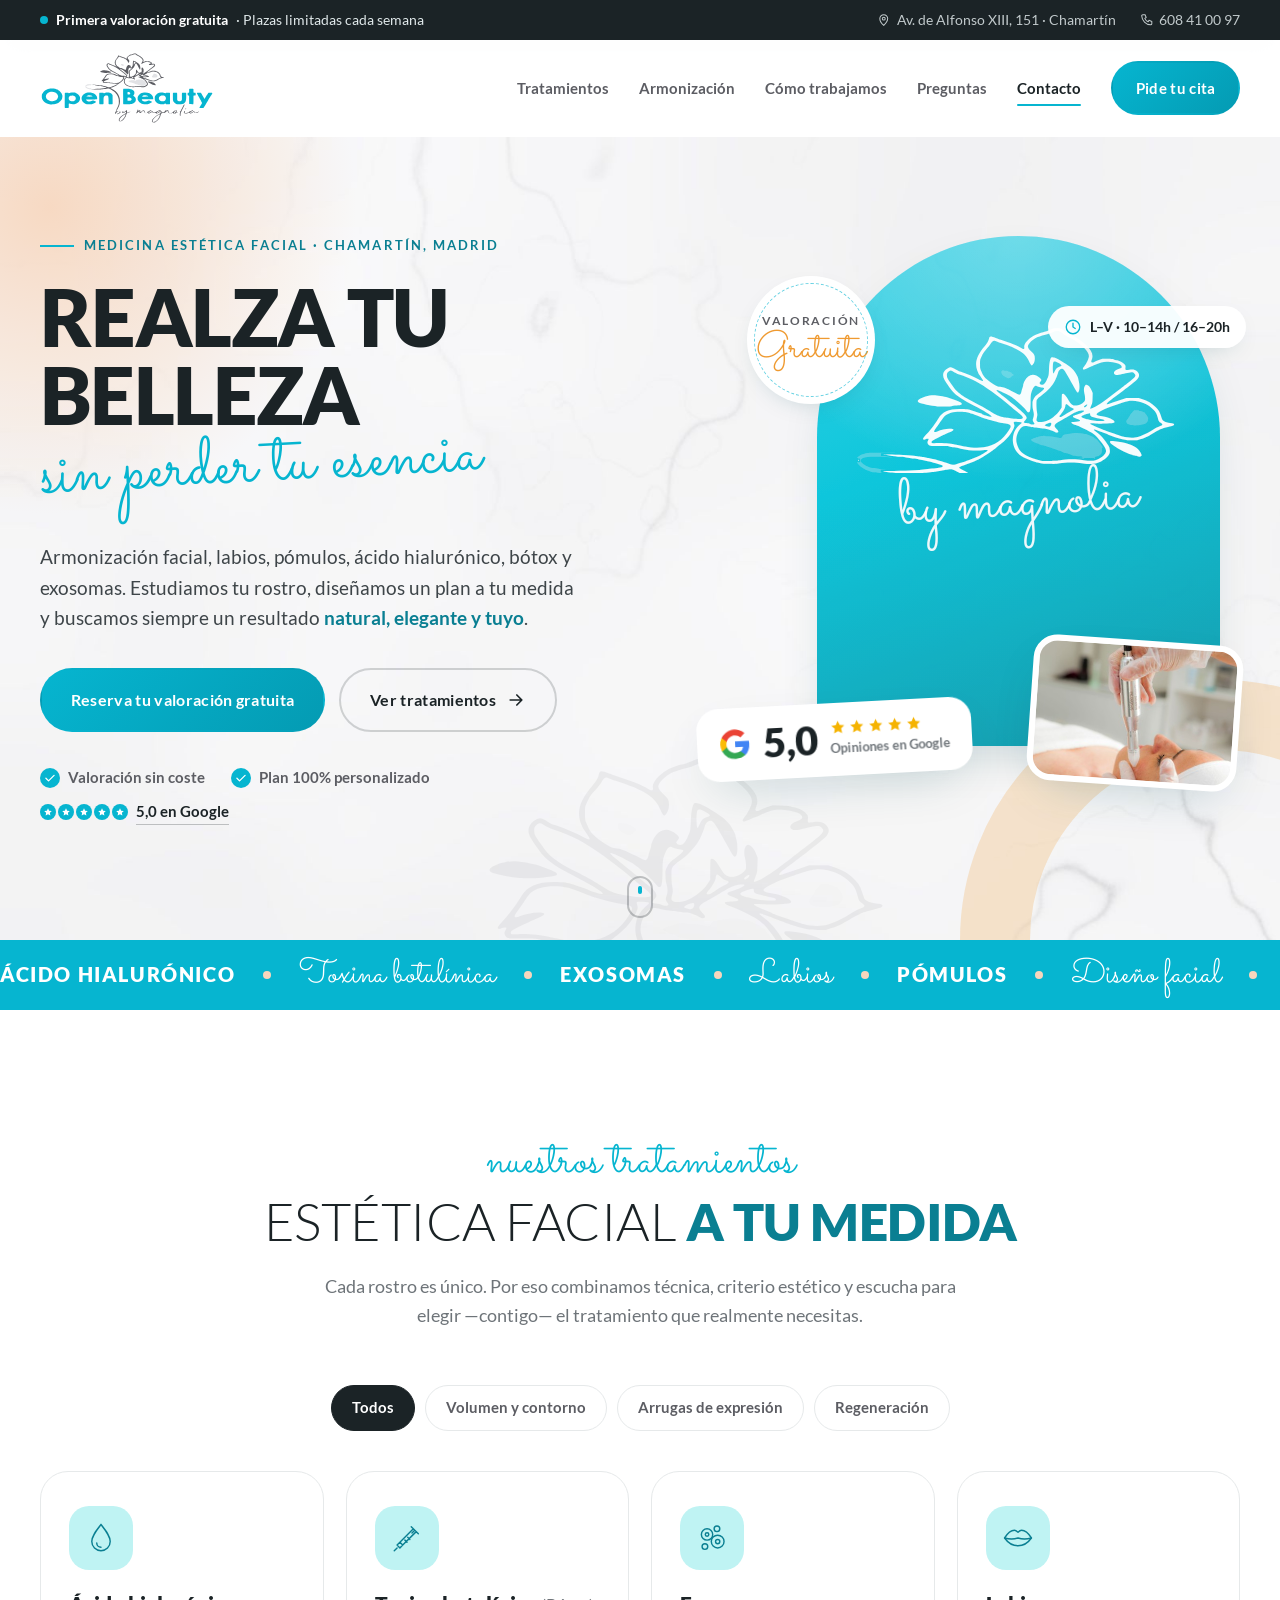
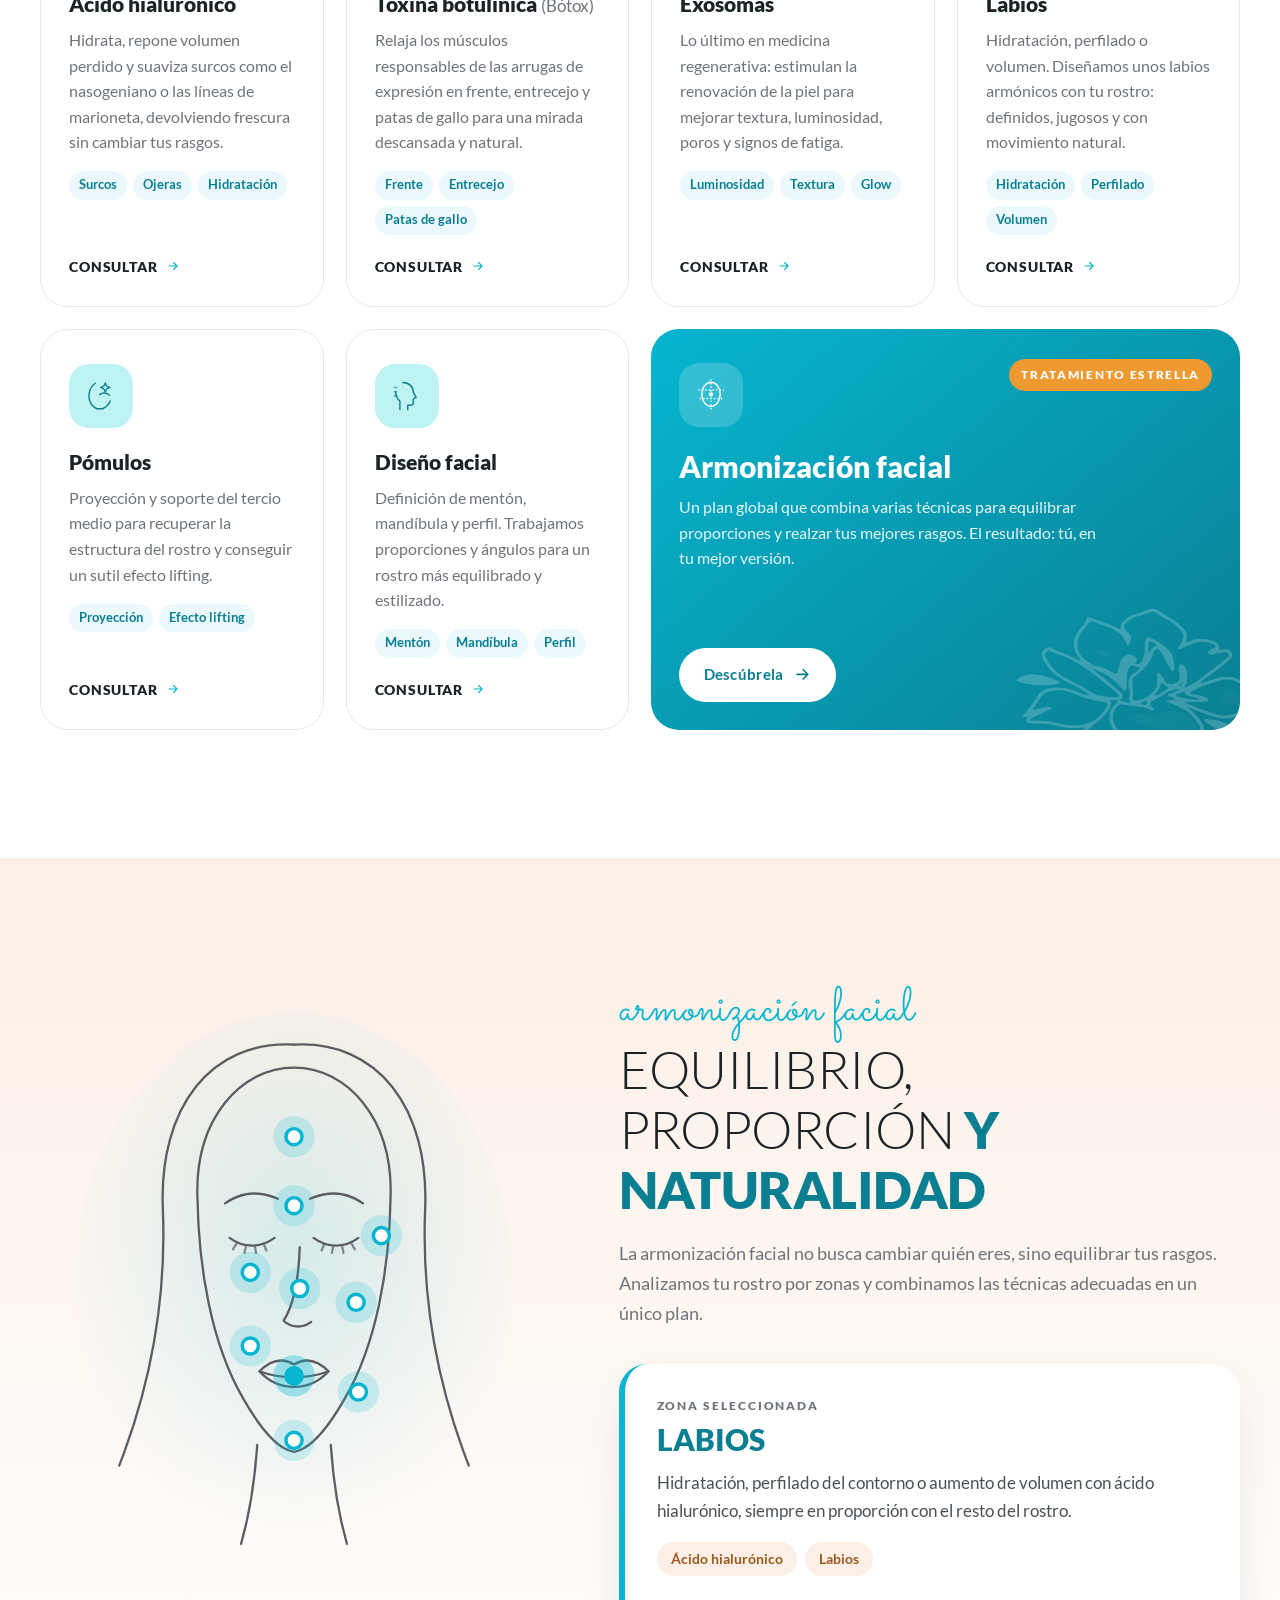
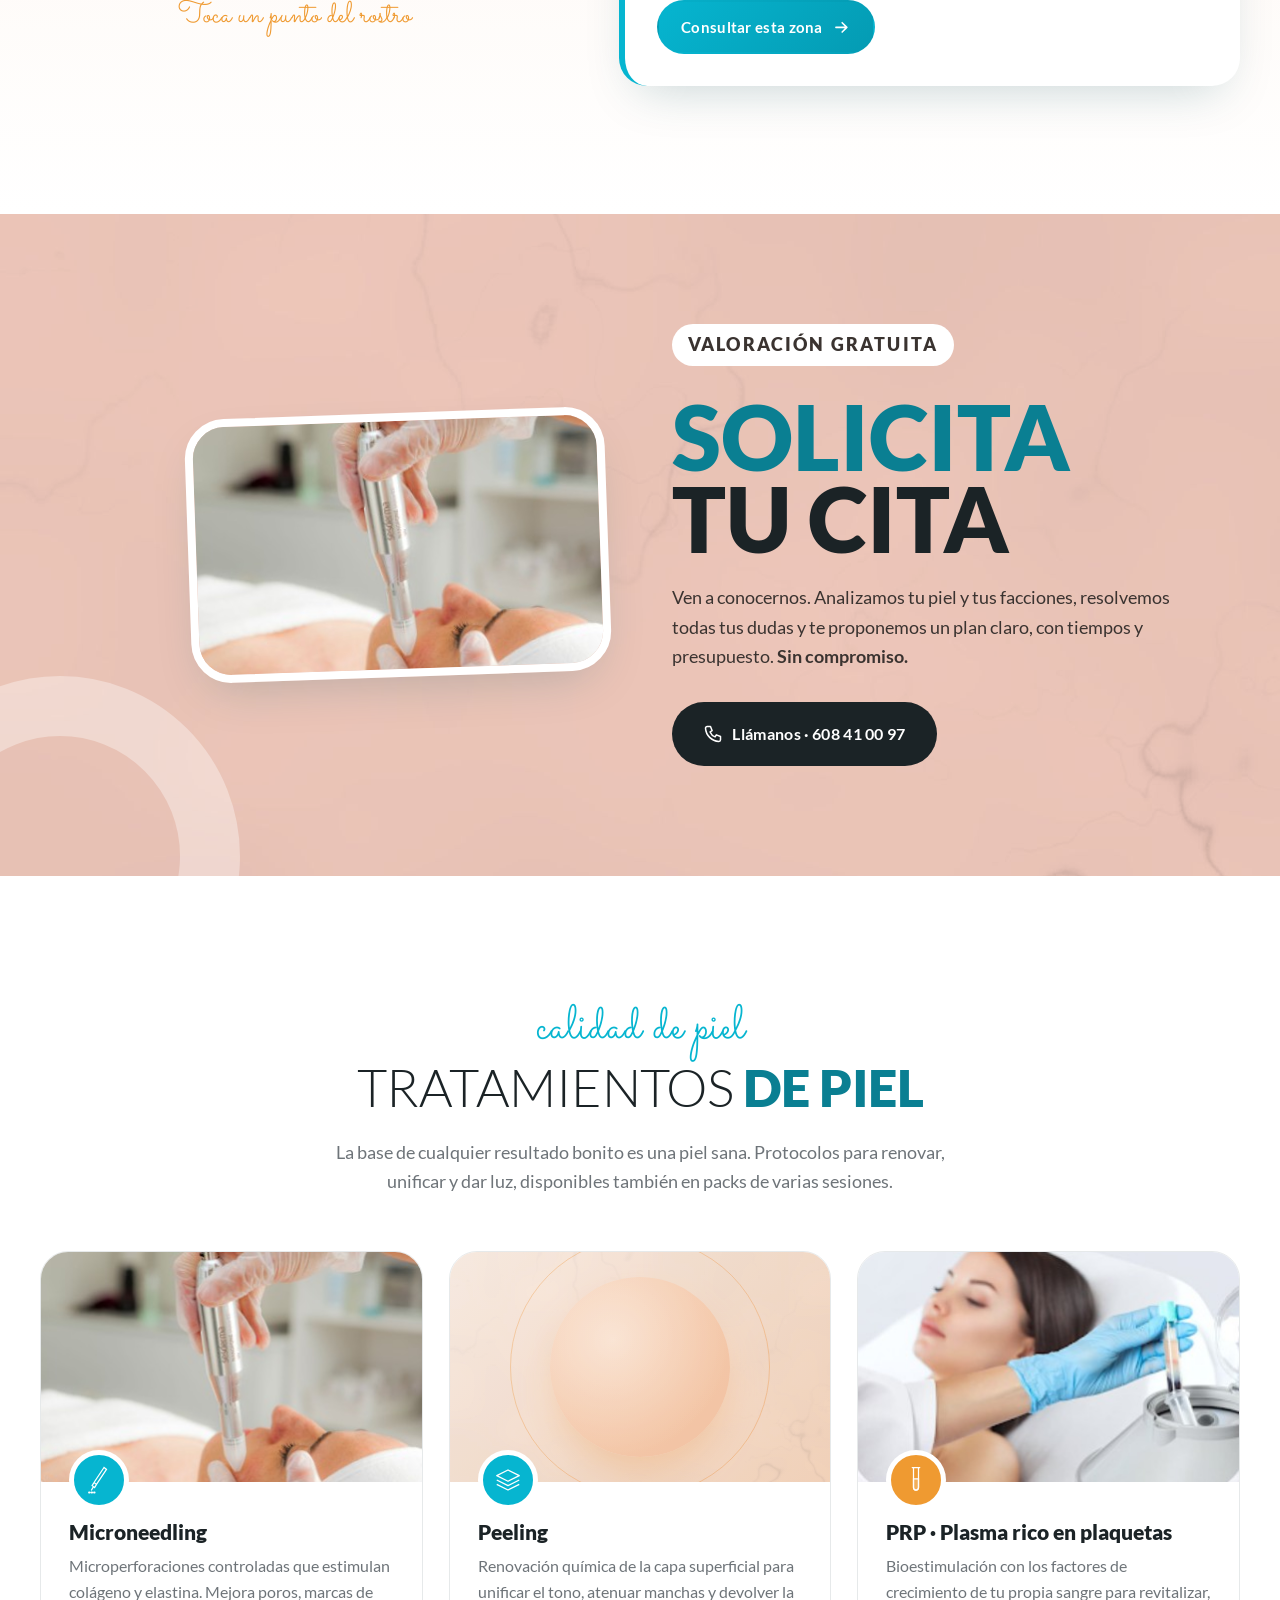
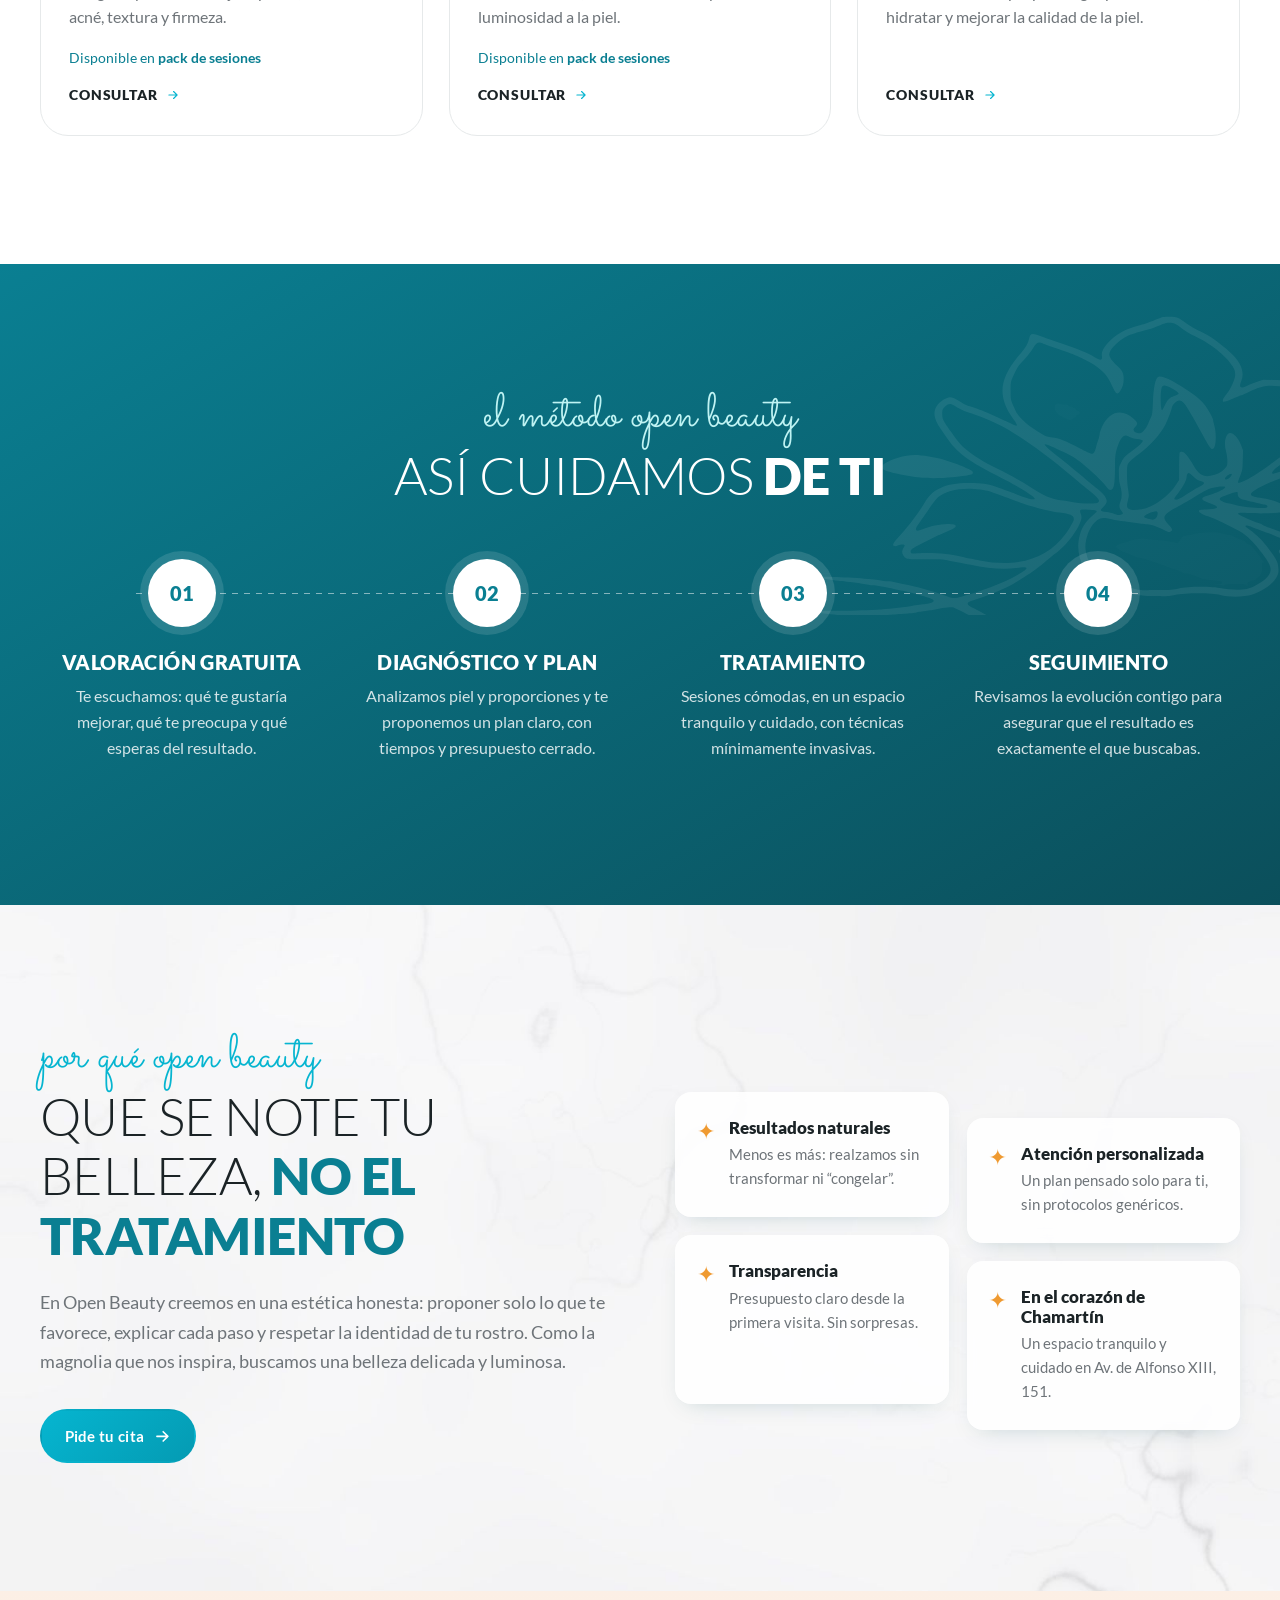
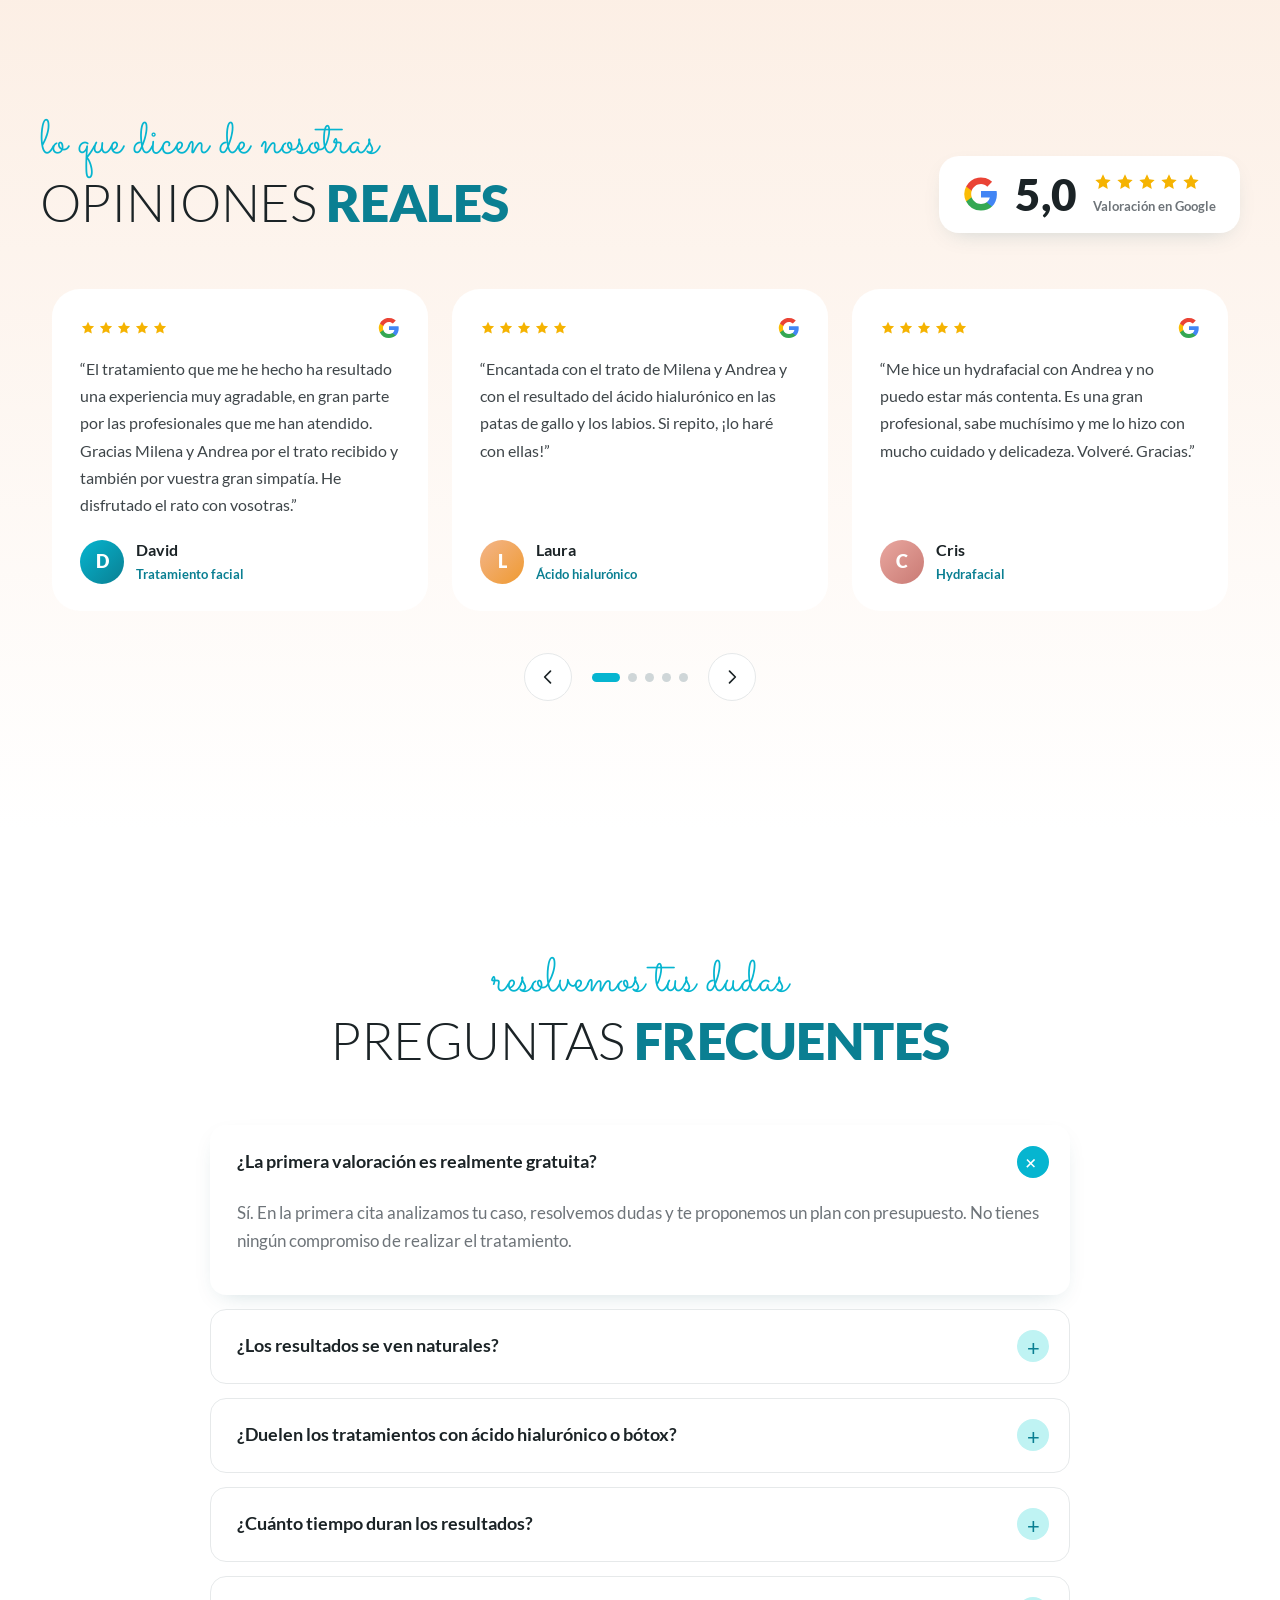
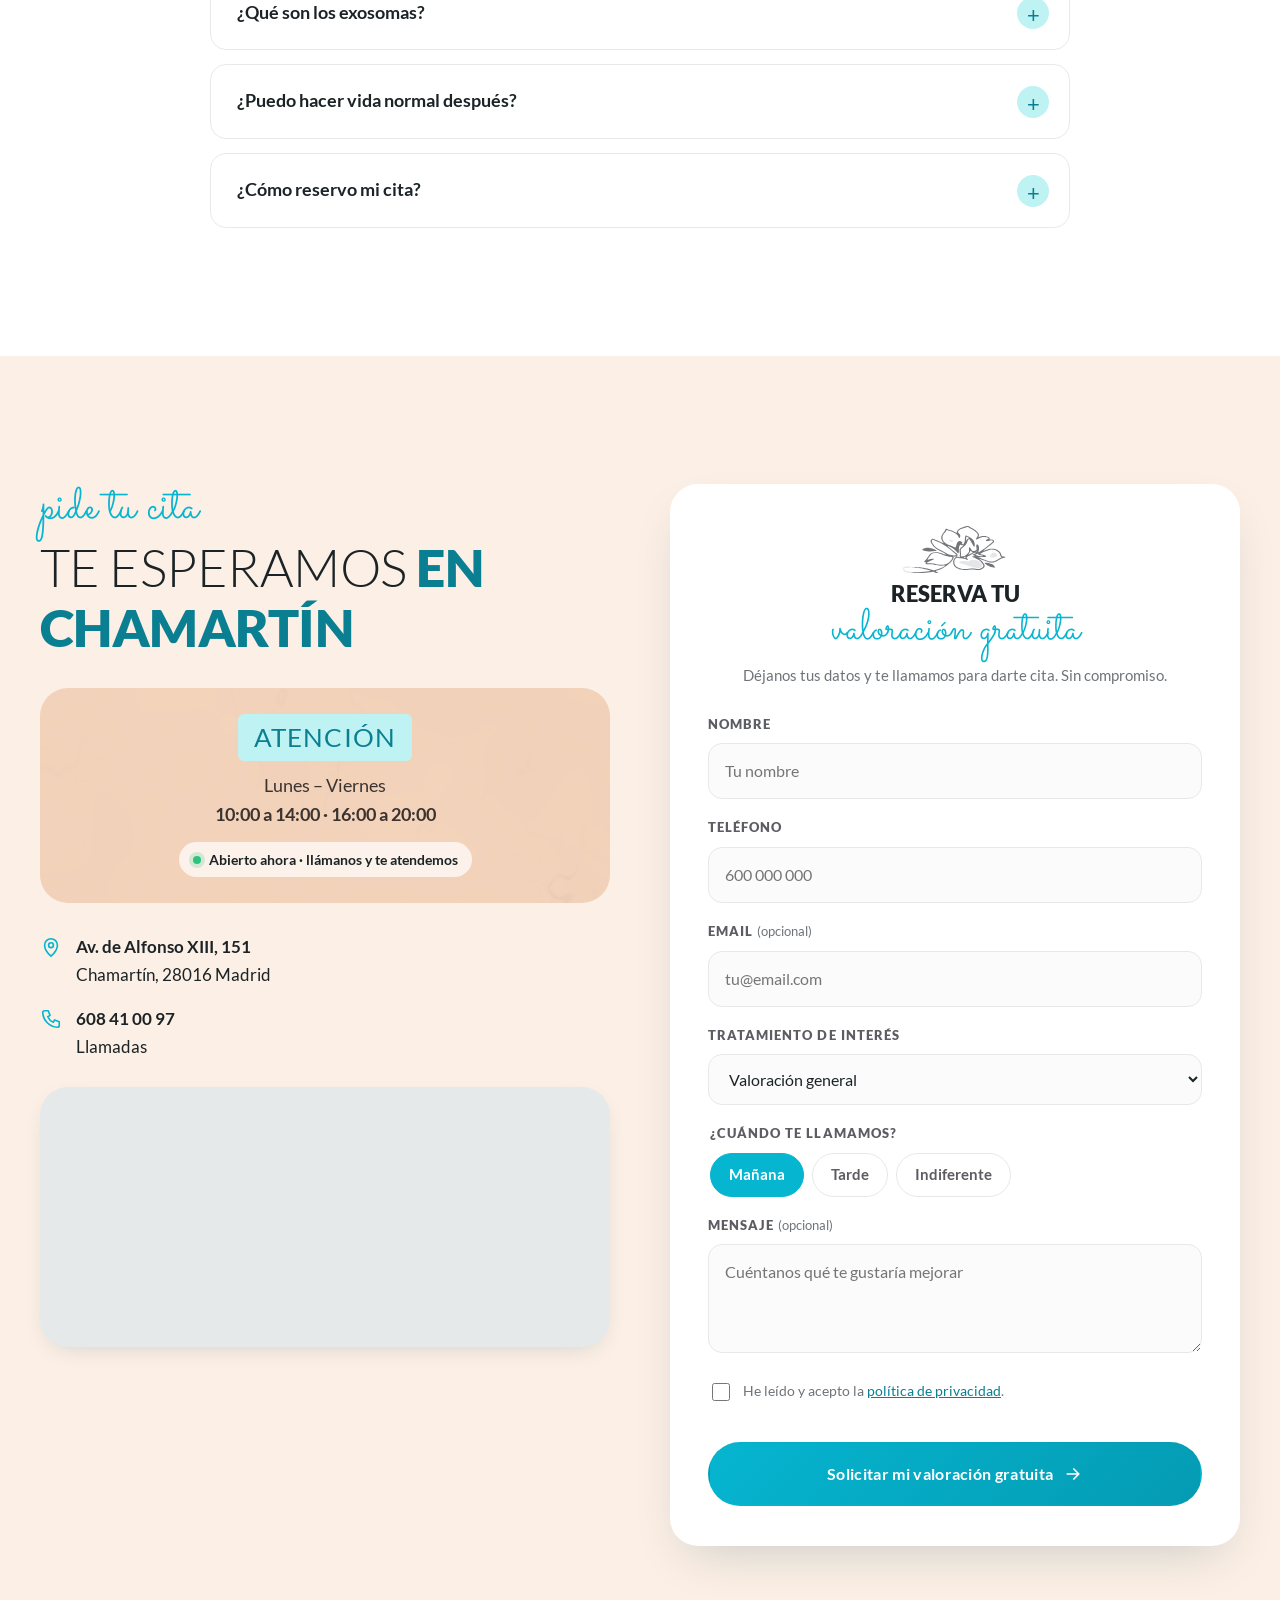
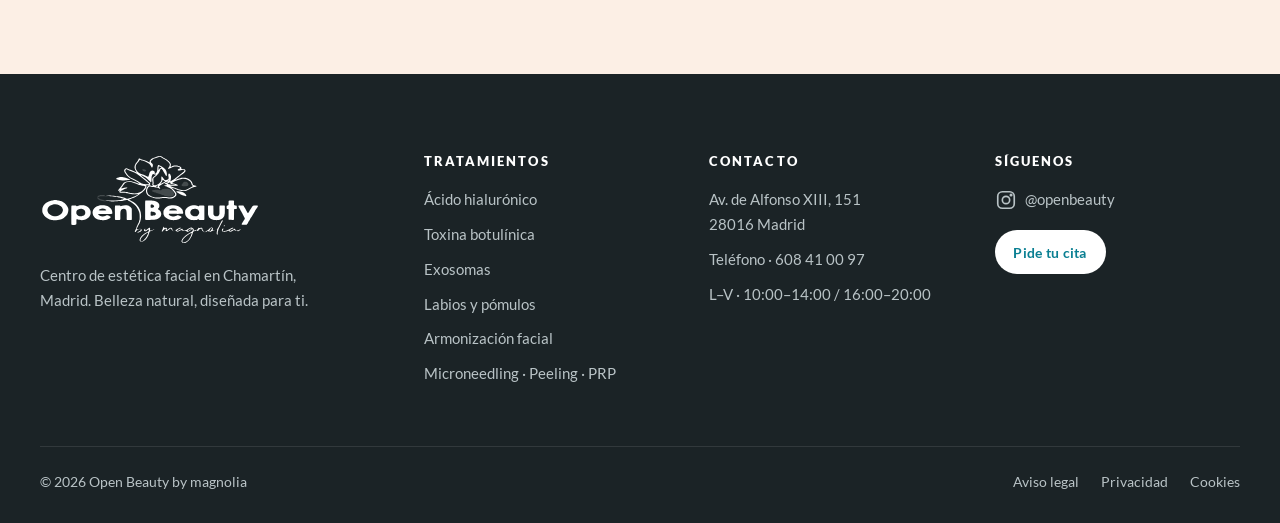
<file: index.html>
<!DOCTYPE html>
<html lang="es">
<head>
  <meta charset="UTF-8">
  <meta name="viewport" content="width=device-width, initial-scale=1">
  <title>Open Beauty · Medicina Estética Facial en Chamartín, Madrid</title>
  <meta name="description" content="Centro de estética facial en Chamartín (Madrid). Ácido hialurónico, bótox, exosomas, labios, pómulos, diseño y armonización facial. Primera valoración gratuita. Pide cita: 608 41 00 97.">
  <meta name="theme-color" content="#06b5d0">
  <link rel="icon" href="assets/img/favicon.png" type="image/png">
  <link rel="apple-touch-icon" href="assets/img/favicon.png">

  <meta property="og:type" content="website">
  <meta property="og:title" content="Open Beauty by magnolia · Estética facial en Chamartín">
  <meta property="og:description" content="Armonización facial, labios, pómulos, hialurónico, bótox y exosomas. Primera valoración gratuita.">
  <meta property="og:image" content="assets/img/hialuronico.jpg">
  <meta property="og:locale" content="es_ES">

  <link rel="preload" href="assets/fonts/lato-latin-900-normal.woff2" as="font" type="font/woff2" crossorigin>
  <link rel="preload" href="assets/fonts/sacramento-latin-400-normal.woff2" as="font" type="font/woff2" crossorigin>
  <link rel="stylesheet" href="css/styles.css">

  <script type="application/ld+json">
  {
    "@context": "https://schema.org",
    "@type": "BeautySalon",
    "name": "Open Beauty by magnolia",
    "image": "assets/img/hialuronico.jpg",
    "telephone": "+34 608 41 00 97",
    "address": {
      "@type": "PostalAddress",
      "streetAddress": "Av. de Alfonso XIII, 151",
      "addressLocality": "Madrid",
      "addressRegion": "Madrid",
      "postalCode": "28016",
      "addressCountry": "ES"
    },
    "openingHoursSpecification": [
      {"@type": "OpeningHoursSpecification", "dayOfWeek": ["Monday","Tuesday","Wednesday","Thursday","Friday"], "opens": "10:00", "closes": "14:00"},
      {"@type": "OpeningHoursSpecification", "dayOfWeek": ["Monday","Tuesday","Wednesday","Thursday","Friday"], "opens": "16:00", "closes": "20:00"}
    ],
    "areaServed": "Chamartín, Madrid"
  }
  </script>
  <!-- Google tag (gtag.js) -->
  <script async src="https://www.googletagmanager.com/gtag/js?id=AW-18495339279"></script>
  <script>
    window.dataLayer = window.dataLayer || [];
    function gtag(){dataLayer.push(arguments);}
    gtag('js', new Date());
    gtag('config', 'AW-18495339279');
  </script>
</head>
<body>

<!-- Iconos (sprite) -->
<svg width="0" height="0" style="position:absolute" aria-hidden="true">
  <defs>
    <symbol id="i-drop" viewBox="0 0 48 48"><path d="M24 5c7 9 13 16.5 13 24a13 13 0 0 1-26 0C11 21.5 17 14 24 5Z" fill="none" stroke="currentColor" stroke-width="2"/><path d="M18 31a6 6 0 0 0 6 6" fill="none" stroke="currentColor" stroke-width="2" stroke-linecap="round"/></symbol>
    <symbol id="i-syringe" viewBox="0 0 48 48"><g fill="none" stroke="currentColor" stroke-width="2" stroke-linecap="round" stroke-linejoin="round"><path d="m30 8 10 10M35 13l-4 4M33 11 14 30l4 4 19-19M14 30l-4 4 4 4 4-4M10 38l-4 4M21 27l3 3M25 23l3 3"/></g></symbol>
    <symbol id="i-cells" viewBox="0 0 48 48"><g fill="none" stroke="currentColor" stroke-width="2"><circle cx="17" cy="19" r="8"/><circle cx="32" cy="29" r="9"/><circle cx="31" cy="11" r="4"/><circle cx="14" cy="36" r="4"/><circle cx="17" cy="19" r="2.5"/><circle cx="32" cy="29" r="3"/></g></symbol>
    <symbol id="i-lips" viewBox="0 0 48 48"><g fill="none" stroke="currentColor" stroke-width="2" stroke-linejoin="round"><path d="M5 24c5-8 10-11 14-11 2 0 3.5 1.5 5 3 1.5-1.5 3-3 5-3 4 0 9 3 14 11-5 7-12 11-19 11S10 31 5 24Z"/><path d="M5 24c7 2 13 2 19 0 6 2 12 2 19 0"/></g></symbol>
    <symbol id="i-cheek" viewBox="0 0 48 48"><g fill="none" stroke="currentColor" stroke-width="2" stroke-linecap="round"><path d="M16 6c-6 4-9 11-9 18 0 9 5 15 11 18h8c5-2 9-6 11-11"/><path d="M22 22c4-3 10-3 14 1"/><path d="M30 6l2 4 4 2-4 2-2 4-2-4-4-2 4-2z"/></g></symbol>
    <symbol id="i-profile" viewBox="0 0 48 48"><g fill="none" stroke="currentColor" stroke-width="2" stroke-linecap="round" stroke-linejoin="round"><path d="M18 5c9 0 15 6 15 14l4 7-4 2v5c0 3-2 4-5 4h-3v6"/><path d="M14 43V31c-4-3-6-8-6-13"/><path d="M6 12h4M6 18h3M6 24h4" opacity=".6"/></g></symbol>
    <symbol id="i-harmony" viewBox="0 0 48 48"><g fill="none" stroke="currentColor" stroke-width="2"><ellipse cx="24" cy="23" rx="13" ry="17"/><path d="M24 2v42M6 17h36M8 29h32" stroke-dasharray="2 3"/><circle cx="24" cy="23" r="2"/></g></symbol>
    <symbol id="i-pen" viewBox="0 0 48 48"><g fill="none" stroke="currentColor" stroke-width="2" stroke-linecap="round"><path d="M32 4 16 28l4 3 16-24zM16 28l-3 5 4 3 3-5M15 35l-3 5"/><path d="M8 44h1M12 44h1M16 44h1" stroke-width="3"/></g></symbol>
    <symbol id="i-layers" viewBox="0 0 48 48"><g fill="none" stroke="currentColor" stroke-width="2" stroke-linejoin="round"><path d="M24 8 42 17 24 26 6 17z"/><path d="m6 24 18 9 18-9M6 31l18 9 18-9"/></g></symbol>
    <symbol id="i-tube" viewBox="0 0 48 48"><g fill="none" stroke="currentColor" stroke-width="2" stroke-linecap="round"><path d="M18 4h12M20 4v32a4 4 0 0 0 8 0V4"/><path d="M20 22h8" /><path d="M20 22v14a4 4 0 0 0 8 0V22" fill="currentColor" fill-opacity=".2"/></g></symbol>
    <symbol id="i-arrow" viewBox="0 0 24 24"><path d="M5 12h14M13 6l6 6-6 6" fill="none" stroke="currentColor" stroke-width="2" stroke-linecap="round" stroke-linejoin="round"/></symbol>
    <symbol id="i-pin" viewBox="0 0 24 24"><g fill="none" stroke="currentColor" stroke-width="1.8"><path d="M12 22s7-6.2 7-12a7 7 0 0 0-14 0c0 5.8 7 12 7 12Z"/><circle cx="12" cy="10" r="2.6"/></g></symbol>
    <symbol id="i-clock" viewBox="0 0 24 24"><g fill="none" stroke="currentColor" stroke-width="1.8" stroke-linecap="round"><circle cx="12" cy="12" r="9"/><path d="M12 7v5l3 2"/></g></symbol>
    <symbol id="i-phone" viewBox="0 0 24 24"><path fill="none" stroke="currentColor" stroke-width="1.8" stroke-linejoin="round" d="M5 3h4l2 5-2.5 1.5a11 11 0 0 0 6 6L16 13l5 2v4a2 2 0 0 1-2 2A17 17 0 0 1 3 5a2 2 0 0 1 2-2Z"/></symbol>
    <symbol id="i-check" viewBox="0 0 24 24"><path d="m5 12.5 4.5 4.5L19 7.5" fill="none" stroke="currentColor" stroke-width="2.2" stroke-linecap="round" stroke-linejoin="round"/></symbol>
    <symbol id="i-star" viewBox="0 0 24 24"><path fill="currentColor" d="M12 2.8l2.8 5.9 6.4.8-4.7 4.4 1.2 6.4L12 17.2l-5.7 3.1 1.2-6.4-4.7-4.4 6.4-.8z"/></symbol>
    <symbol id="i-google" viewBox="0 0 24 24"><path fill="#4285F4" d="M22.6 12.3c0-.8-.1-1.5-.2-2.3H12v4.3h5.9a5 5 0 0 1-2.2 3.3v2.8h3.6c2.1-1.9 3.3-4.8 3.3-8.1Z"/><path fill="#34A853" d="M12 23c3 0 5.5-1 7.3-2.7l-3.6-2.8c-1 .7-2.2 1.1-3.7 1.1-2.9 0-5.3-1.9-6.2-4.5H2.1v2.9A11 11 0 0 0 12 23Z"/><path fill="#FBBC05" d="M5.8 14.1a6.6 6.6 0 0 1 0-4.2V7H2.1a11 11 0 0 0 0 10l3.7-2.9Z"/><path fill="#EA4335" d="M12 5.4c1.6 0 3.1.6 4.2 1.7l3.2-3.2A11 11 0 0 0 2.1 7l3.7 2.9C6.7 7.3 9.1 5.4 12 5.4Z"/></symbol>
    <symbol id="i-chev" viewBox="0 0 24 24"><path d="m15 5-7 7 7 7" fill="none" stroke="currentColor" stroke-width="2" stroke-linecap="round" stroke-linejoin="round"/></symbol>
    <symbol id="i-ig" viewBox="0 0 24 24"><g fill="none" stroke="currentColor" stroke-width="1.8"><rect x="3" y="3" width="18" height="18" rx="5"/><circle cx="12" cy="12" r="4"/><circle cx="17.5" cy="6.5" r=".8" fill="currentColor"/></g></symbol>
  </defs>
</svg>

<!-- ===================== TOPBAR ===================== -->
<div class="topbar">
  <div class="container topbar__inner">
    <p><span class="dot"></span> <strong>Primera valoración gratuita</strong> · Plazas limitadas cada semana</p>
    <div class="topbar__links">
      <a href="#contacto"><svg><use href="#i-pin"/></svg> Av. de Alfonso XIII, 151 · Chamartín</a>
      <a href="tel:+34608410097"><svg><use href="#i-phone"/></svg> 608 41 00 97</a>
    </div>
  </div>
</div>

<!-- ===================== HEADER ===================== -->
<header class="header" id="header">
  <div class="container header__inner">
    <a href="#inicio" class="brand" aria-label="Open Beauty by magnolia — inicio">
      <img src="assets/logo.svg" alt="Open Beauty by magnolia" width="745" height="308">
    </a>
    <nav class="nav" id="nav" aria-label="Navegación principal">
      <a href="#tratamientos">Tratamientos</a>
      <a href="#armonizacion">Armonización</a>
      <!-- OCULTO: <a href="#resultados">Resultados</a> -->
      <a href="#metodo">Cómo trabajamos</a>
      <a href="#faq">Preguntas</a>
      <a href="#contacto">Contacto</a>
      <a href="#contacto" class="btn btn--teal nav__cta">
        Pide tu cita
      </a>
    </nav>
    <button class="burger" id="burger" aria-label="Abrir menú" aria-expanded="false" aria-controls="nav"><span></span><span></span><span></span></button>
  </div>
</header>

<main>

<!-- ===================== HERO ===================== -->
<section class="hero marble" id="inicio">
  <div class="hero__flower" aria-hidden="true"></div>
  <div class="container hero__grid">
    <div class="hero__copy">
      <p class="eyebrow reveal">Medicina estética facial · Chamartín, Madrid</p>
      <h1 class="hero__title reveal">
        Realza tu belleza
        <span class="script">sin perder tu esencia</span>
      </h1>
      <p class="hero__lead reveal">Armonización facial, labios, pómulos, ácido hialurónico, bótox y exosomas. Estudiamos tu rostro, diseñamos un plan a tu medida y buscamos siempre un resultado <strong>natural, elegante y tuyo</strong>.</p>
      <div class="hero__ctas reveal">
        <a href="#contacto" class="btn btn--teal btn--lg">
          Reserva tu valoración gratuita
        </a>
        <a href="#tratamientos" class="btn btn--ghost btn--lg">Ver tratamientos <svg><use href="#i-arrow"/></svg></a>
      </div>
      <ul class="hero__trust reveal">
        <li><svg><use href="#i-check"/></svg> Valoración sin coste</li>
        <li><svg><use href="#i-check"/></svg> Plan 100% personalizado</li>
        <li class="hero__rating"><span class="stars" aria-hidden="true"><svg><use href="#i-star"/></svg><svg><use href="#i-star"/></svg><svg><use href="#i-star"/></svg><svg><use href="#i-star"/></svg><svg><use href="#i-star"/></svg></span> <a href="#opiniones">5,0 en Google</a></li>
      </ul>
    </div>

    <div class="hero__visual reveal">
      <div class="arch">
        <div class="arch__flower" aria-hidden="true"></div>
        <p class="arch__script">by magnolia</p>
      </div>
      <a href="#opiniones" class="hero__review" aria-label="5,0 de valoración en Google: ver opiniones">
        <svg class="hero__review-g" aria-hidden="true"><use href="#i-google"/></svg>
        <span class="hero__review-num">5,0</span>
        <span class="hero__review-meta">
          <span class="stars" aria-hidden="true"><svg><use href="#i-star"/></svg><svg><use href="#i-star"/></svg><svg><use href="#i-star"/></svg><svg><use href="#i-star"/></svg><svg><use href="#i-star"/></svg></span>
          <small>Opiniones en Google</small>
        </span>
      </a>
      <figure class="hero__photo hero__photo--small">
        <img src="assets/img/microneedling.jpg" alt="Tratamiento de microneedling facial" width="382" height="264">
      </figure>
      <div class="badge badge--free">
        <span class="badge__k">Valoración</span>
        <span class="badge__v">Gratuita</span>
      </div>
      <div class="chip chip--hours"><svg><use href="#i-clock"/></svg> L–V · 10–14h / 16–20h</div>
    </div>
  </div>
  <a href="#tratamientos" class="hero__scroll" aria-label="Bajar a tratamientos"><span></span></a>
</section>

<!-- ===================== MARQUEE ===================== -->
<div class="marquee" aria-hidden="true">
  <div class="marquee__track">
    <span>Ácido hialurónico</span><i></i><span>Toxina botulínica</span><i></i><span>Exosomas</span><i></i><span>Labios</span><i></i><span>Pómulos</span><i></i><span>Diseño facial</span><i></i><span>Armonización facial</span><i></i><span>Microneedling</span><i></i><span>PRP</span><i></i><span>Peeling</span><i></i>
    <span>Ácido hialurónico</span><i></i><span>Toxina botulínica</span><i></i><span>Exosomas</span><i></i><span>Labios</span><i></i><span>Pómulos</span><i></i><span>Diseño facial</span><i></i><span>Armonización facial</span><i></i><span>Microneedling</span><i></i><span>PRP</span><i></i><span>Peeling</span><i></i>
  </div>
</div>

<!-- ===================== TRATAMIENTOS ===================== -->
<section class="section" id="tratamientos">
  <div class="container">
    <header class="section__head reveal">
      <p class="kicker">nuestros tratamientos</p>
      <h2 class="h2">Estética facial <strong>a tu medida</strong></h2>
      <p class="section__lead">Cada rostro es único. Por eso combinamos técnica, criterio estético y escucha para elegir —contigo— el tratamiento que realmente necesitas.</p>
    </header>

    <div class="filters reveal" role="tablist" aria-label="Filtrar tratamientos">
      <button class="filter is-active" data-filter="all" role="tab" aria-selected="true">Todos</button>
      <button class="filter" data-filter="relleno" role="tab" aria-selected="false">Volumen y contorno</button>
      <button class="filter" data-filter="arrugas" role="tab" aria-selected="false">Arrugas de expresión</button>
      <button class="filter" data-filter="regenera" role="tab" aria-selected="false">Regeneración</button>
    </div>

    <div class="cards" id="cards">
      <article class="card reveal" data-cat="relleno">
        <div class="card__icon"><svg><use href="#i-drop"/></svg></div>
        <h3>Ácido hialurónico</h3>
        <p>Hidrata, repone volumen perdido y suaviza surcos como el nasogeniano o las líneas de marioneta, devolviendo frescura sin cambiar tus rasgos.</p>
        <ul class="tags"><li>Surcos</li><li>Ojeras</li><li>Hidratación</li></ul>
        <a href="#contacto" class="card__link" data-treat="Ácido hialurónico">Consultar <svg><use href="#i-arrow"/></svg></a>
      </article>

      <article class="card reveal" data-cat="arrugas">
        <div class="card__icon"><svg><use href="#i-syringe"/></svg></div>
        <h3>Toxina botulínica <span>(Bótox)</span></h3>
        <p>Relaja los músculos responsables de las arrugas de expresión en frente, entrecejo y patas de gallo para una mirada descansada y natural.</p>
        <ul class="tags"><li>Frente</li><li>Entrecejo</li><li>Patas de gallo</li></ul>
        <a href="#contacto" class="card__link" data-treat="Toxina botulínica (bótox)">Consultar <svg><use href="#i-arrow"/></svg></a>
      </article>

      <article class="card reveal" data-cat="regenera">
        <div class="card__icon"><svg><use href="#i-cells"/></svg></div>
        <h3>Exosomas</h3>
        <p>Lo último en medicina regenerativa: estimulan la renovación de la piel para mejorar textura, luminosidad, poros y signos de fatiga.</p>
        <ul class="tags"><li>Luminosidad</li><li>Textura</li><li>Glow</li></ul>
        <a href="#contacto" class="card__link" data-treat="Exosomas">Consultar <svg><use href="#i-arrow"/></svg></a>
      </article>

      <article class="card reveal" data-cat="relleno">
        <div class="card__icon"><svg><use href="#i-lips"/></svg></div>
        <h3>Labios</h3>
        <p>Hidratación, perfilado o volumen. Diseñamos unos labios armónicos con tu rostro: definidos, jugosos y con movimiento natural.</p>
        <ul class="tags"><li>Hidratación</li><li>Perfilado</li><li>Volumen</li></ul>
        <a href="#contacto" class="card__link" data-treat="Labios">Consultar <svg><use href="#i-arrow"/></svg></a>
      </article>

      <article class="card reveal" data-cat="relleno">
        <div class="card__icon"><svg><use href="#i-cheek"/></svg></div>
        <h3>Pómulos</h3>
        <p>Proyección y soporte del tercio medio para recuperar la estructura del rostro y conseguir un sutil efecto lifting.</p>
        <ul class="tags"><li>Proyección</li><li>Efecto lifting</li></ul>
        <a href="#contacto" class="card__link" data-treat="Pómulos">Consultar <svg><use href="#i-arrow"/></svg></a>
      </article>

      <article class="card reveal" data-cat="relleno">
        <div class="card__icon"><svg><use href="#i-profile"/></svg></div>
        <h3>Diseño facial</h3>
        <p>Definición de mentón, mandíbula y perfil. Trabajamos proporciones y ángulos para un rostro más equilibrado y estilizado.</p>
        <ul class="tags"><li>Mentón</li><li>Mandíbula</li><li>Perfil</li></ul>
        <a href="#contacto" class="card__link" data-treat="Diseño facial">Consultar <svg><use href="#i-arrow"/></svg></a>
      </article>

      <article class="card card--feature reveal" data-cat="relleno arrugas regenera">
        <div class="card__icon"><svg><use href="#i-harmony"/></svg></div>
        <p class="card__badge">Tratamiento estrella</p>
        <h3>Armonización facial</h3>
        <p>Un plan global que combina varias técnicas para equilibrar proporciones y realzar tus mejores rasgos. El resultado: tú, en tu mejor versión.</p>
        <a href="#armonizacion" class="btn btn--white">Descúbrela <svg><use href="#i-arrow"/></svg></a>
      </article>
    </div>
  </div>
</section>

<!-- ===================== ARMONIZACIÓN (mapa facial) ===================== -->
<section class="section section--soft" id="armonizacion">
  <div class="container harmony">
    <div class="harmony__map reveal">
      <svg class="face" viewBox="0 0 400 500" role="img" aria-labelledby="faceTitle">
        <title id="faceTitle">Mapa facial interactivo</title>
        <defs>
          <radialGradient id="glow" cx="50%" cy="45%" r="55%"><stop offset="0" stop-color="#06b5d0" stop-opacity=".16"/><stop offset="1" stop-color="#06b5d0" stop-opacity="0"/></radialGradient>
        </defs>
        <ellipse cx="200" cy="240" rx="190" ry="230" fill="url(#glow)"/>
        <g class="face__lines" fill="none" stroke-linecap="round" stroke-linejoin="round">
          <!-- pelo -->
          <path d="M200 38C128 34 82 92 86 182c3 76-10 150-38 222"/>
          <path d="M200 38c72-4 118 54 114 144-3 76 10 150 38 222"/>
          <!-- rostro -->
          <path d="M116 170c-2-68 38-112 84-112s86 44 84 112c-1 62-12 128-40 176-16 28-30 44-44 46-14-2-28-18-44-46-28-48-39-114-40-176Z"/>
          <!-- cuello -->
          <path d="M168 386c-2 30-6 58-14 86M232 386c2 30 6 58 14 86"/>
          <!-- cejas -->
          <path d="M140 176c14-10 30-11 46-4"/><path d="M214 172c16-7 32-6 46 4"/>
          <!-- ojos cerrados -->
          <path d="M144 206c12 9 27 9 39 0"/><path d="M217 206c12 9 27 9 39 0"/>
          <path d="M150 211l-3 5M158 214l-1 5M166 214l1 5M174 212l2 5" opacity=".7"/>
          <path d="M226 212l-2 5M234 214l-1 5M242 214l1 5M250 211l3 5" opacity=".7"/>
          <!-- nariz -->
          <path d="M205 214c-1 30-5 50-14 64 6 6 16 7 24 1"/>
          <!-- labios -->
          <path d="M170 322c10-10 20-12 30-6 10-6 20-4 30 6-18 7-42 7-60 0Z"/>
          <path d="M170 322c16 18 44 18 60 0"/>
        </g>
        <g class="spots">
          <g class="spot" data-zone="frente" transform="translate(200 118)"><circle r="18" class="spot__halo"/><circle r="7" class="spot__dot"/></g>
          <g class="spot" data-zone="entrecejo" transform="translate(200 178)"><circle r="18" class="spot__halo"/><circle r="7" class="spot__dot"/></g>
          <g class="spot" data-zone="patas" transform="translate(276 204)"><circle r="18" class="spot__halo"/><circle r="7" class="spot__dot"/></g>
          <g class="spot" data-zone="ojeras" transform="translate(162 236)"><circle r="18" class="spot__halo"/><circle r="7" class="spot__dot"/></g>
          <g class="spot" data-zone="pomulos" transform="translate(254 262)"><circle r="18" class="spot__halo"/><circle r="7" class="spot__dot"/></g>
          <g class="spot" data-zone="nariz" transform="translate(205 250)"><circle r="18" class="spot__halo"/><circle r="7" class="spot__dot"/></g>
          <g class="spot" data-zone="surcos" transform="translate(162 300)"><circle r="18" class="spot__halo"/><circle r="7" class="spot__dot"/></g>
          <g class="spot" data-zone="labios" transform="translate(200 326)"><circle r="18" class="spot__halo"/><circle r="7" class="spot__dot"/></g>
          <g class="spot" data-zone="mandibula" transform="translate(256 340)"><circle r="18" class="spot__halo"/><circle r="7" class="spot__dot"/></g>
          <g class="spot" data-zone="menton" transform="translate(200 382)"><circle r="18" class="spot__halo"/><circle r="7" class="spot__dot"/></g>
        </g>
      </svg>
      <p class="harmony__hint">Toca un punto del rostro</p>
    </div>

    <div class="harmony__copy">
      <header class="reveal">
        <p class="kicker">armonización facial</p>
        <h2 class="h2">Equilibrio, proporción <strong>y naturalidad</strong></h2>
        <p class="section__lead">La armonización facial no busca cambiar quién eres, sino equilibrar tus rasgos. Analizamos tu rostro por zonas y combinamos las técnicas adecuadas en un único plan.</p>
      </header>

      <div class="zone reveal" id="zone" aria-live="polite">
        <p class="zone__label">Zona seleccionada</p>
        <h3 class="zone__title" id="zoneTitle">Labios</h3>
        <p class="zone__text" id="zoneText">Hidratación, perfilado del contorno o aumento de volumen con ácido hialurónico, siempre en proporción con el resto del rostro.</p>
        <ul class="zone__tx" id="zoneTx"><li>Ácido hialurónico</li><li>Labios</li></ul>
        <a href="#contacto" class="btn btn--teal" id="zoneCta" data-treat="Armonización facial" data-zone-name="Labios">
          Consultar esta zona <svg><use href="#i-arrow"/></svg>
        </a>
      </div>
    </div>
  </div>
</section>

<!-- ===================== ANTES Y DESPUÉS ===================== -->
<section class="section" id="resultados" hidden style="display:none">
  <div class="container">
    <header class="section__head reveal">
      <p class="kicker">resultados reales</p>
      <h2 class="h2">Antes <strong>y después</strong></h2>
      <p class="section__lead">Desliza sobre cada imagen para comparar. Cambios visibles, pero siempre naturales: que te veas tú, en tu mejor versión.</p>
    </header>

    <!--
      CÓMO AÑADIR UN CASO:
      1. Guarda la foto (antes y después en una sola imagen) en assets/antes-despues/
      2. Copia un <article class="ba"> y cambia:
         data-img    → ruta de la foto
         data-layout → "h" si están lado a lado (antes a la izquierda)
                       "v" si están una encima de otra (antes arriba)
    -->
    <div class="ba-grid" id="baGrid">
      <article class="ba reveal" data-img="assets/antes-despues/caso-1.jpg" data-layout="h">
        <div class="ba__frame">
          <div class="ba__img ba__img--before"></div>
          <div class="ba__img ba__img--after"></div>
          <span class="ba__tag ba__tag--before">Antes</span>
          <span class="ba__tag ba__tag--after">Después</span>
          <div class="ba__handle" aria-hidden="true"><span><svg><use href="#i-chev"/></svg><svg><use href="#i-chev"/></svg></span></div>
          <input class="ba__range" type="range" min="0" max="100" value="50" aria-label="Comparar antes y después: labios">
        </div>
        <div class="ba__info"><h3>Labios</h3><p>Hidratación y volumen con ácido hialurónico</p></div>
      </article>

      <article class="ba reveal" data-img="assets/antes-despues/caso-2.jpg" data-layout="h">
        <div class="ba__frame">
          <div class="ba__img ba__img--before"></div>
          <div class="ba__img ba__img--after"></div>
          <span class="ba__tag ba__tag--before">Antes</span>
          <span class="ba__tag ba__tag--after">Después</span>
          <div class="ba__handle" aria-hidden="true"><span><svg><use href="#i-chev"/></svg><svg><use href="#i-chev"/></svg></span></div>
          <input class="ba__range" type="range" min="0" max="100" value="50" aria-label="Comparar antes y después: armonización facial">
        </div>
        <div class="ba__info"><h3>Armonización facial</h3><p>Pómulos, surcos y óvalo facial</p></div>
      </article>

      <article class="ba reveal" data-img="assets/antes-despues/caso-3.jpg" data-layout="h">
        <div class="ba__frame">
          <div class="ba__img ba__img--before"></div>
          <div class="ba__img ba__img--after"></div>
          <span class="ba__tag ba__tag--before">Antes</span>
          <span class="ba__tag ba__tag--after">Después</span>
          <div class="ba__handle" aria-hidden="true"><span><svg><use href="#i-chev"/></svg><svg><use href="#i-chev"/></svg></span></div>
          <input class="ba__range" type="range" min="0" max="100" value="50" aria-label="Comparar antes y después: ojeras">
        </div>
        <div class="ba__info"><h3>Ojeras</h3><p>Surco lagrimal y calidad de piel</p></div>
      </article>
    </div>
    <p class="ba-note">Imágenes de pacientes de Open Beauty publicadas con su consentimiento. Los resultados pueden variar de una persona a otra.</p>
  </div>
</section>

<!-- ===================== PROMO VALORACIÓN ===================== -->
<section class="promo">
  <div class="container promo__grid">
    <div class="promo__photo reveal">
      <img src="assets/img/microneedling.jpg" alt="Valoración facial en Open Beauty" width="382" height="264" loading="lazy">
    </div>
    <div class="promo__copy reveal">
      <p class="promo__kicker">Valoración gratuita</p>
      <h2 class="promo__title"><span>Solicita</span> tu cita</h2>
      <p>Ven a conocernos. Analizamos tu piel y tus facciones, resolvemos todas tus dudas y te proponemos un plan claro, con tiempos y presupuesto. <strong>Sin compromiso.</strong></p>
      <a href="tel:+34608410097" class="btn btn--dark btn--lg">
        <svg><use href="#i-phone"/></svg> Llámanos · 608 41 00 97
      </a>
    </div>
  </div>
</section>

<!-- ===================== PIEL ===================== -->
<section class="section" id="piel">
  <div class="container">
    <header class="section__head reveal">
      <p class="kicker">calidad de piel</p>
      <h2 class="h2">Tratamientos <strong>de piel</strong></h2>
      <p class="section__lead">La base de cualquier resultado bonito es una piel sana. Protocolos para renovar, unificar y dar luz, disponibles también en packs de varias sesiones.</p>
    </header>

    <div class="skin">
      <article class="skin__item reveal">
        <figure><img src="assets/img/microneedling.jpg" alt="Microneedling facial" loading="lazy" width="382" height="264"></figure>
        <div class="skin__body">
          <span class="skin__icon"><svg><use href="#i-pen"/></svg></span>
          <h3>Microneedling</h3>
          <p>Microperforaciones controladas que estimulan colágeno y elastina. Mejora poros, marcas de acné, textura y firmeza.</p>
          <p class="skin__pack">Disponible en <strong>pack de sesiones</strong></p>
          <a href="#contacto" class="card__link" data-treat="Microneedling">Consultar <svg><use href="#i-arrow"/></svg></a>
        </div>
      </article>
      <article class="skin__item reveal">
        <figure class="skin__fig--peel" aria-hidden="true"><div class="peel-art"></div></figure>
        <div class="skin__body">
          <span class="skin__icon"><svg><use href="#i-layers"/></svg></span>
          <h3>Peeling</h3>
          <p>Renovación química de la capa superficial para unificar el tono, atenuar manchas y devolver la luminosidad a la piel.</p>
          <p class="skin__pack">Disponible en <strong>pack de sesiones</strong></p>
          <a href="#contacto" class="card__link" data-treat="Peeling">Consultar <svg><use href="#i-arrow"/></svg></a>
        </div>
      </article>
      <article class="skin__item reveal">
        <figure><img src="assets/img/prp.jpg" alt="Tratamiento de plasma rico en plaquetas (PRP)" width="382" height="246"></figure>
        <div class="skin__body">
          <span class="skin__icon skin__icon--orange"><svg><use href="#i-tube"/></svg></span>
          <h3>PRP · Plasma rico en plaquetas</h3>
          <p>Bioestimulación con los factores de crecimiento de tu propia sangre para revitalizar, hidratar y mejorar la calidad de la piel.</p>
          <a href="#contacto" class="card__link" data-treat="PRP">Consultar <svg><use href="#i-arrow"/></svg></a>
        </div>
      </article>
    </div>
  </div>
</section>

<!-- ===================== MÉTODO ===================== -->
<section class="section section--teal" id="metodo">
  <div class="method__flower" aria-hidden="true"></div>
  <div class="container">
    <header class="section__head section__head--light reveal">
      <p class="kicker kicker--light">el método open beauty</p>
      <h2 class="h2">Así cuidamos <strong>de ti</strong></h2>
    </header>
    <ol class="steps">
      <li class="step reveal"><span class="step__n">01</span><h3>Valoración gratuita</h3><p>Te escuchamos: qué te gustaría mejorar, qué te preocupa y qué esperas del resultado.</p></li>
      <li class="step reveal"><span class="step__n">02</span><h3>Diagnóstico y plan</h3><p>Analizamos piel y proporciones y te proponemos un plan claro, con tiempos y presupuesto cerrado.</p></li>
      <li class="step reveal"><span class="step__n">03</span><h3>Tratamiento</h3><p>Sesiones cómodas, en un espacio tranquilo y cuidado, con técnicas mínimamente invasivas.</p></li>
      <li class="step reveal"><span class="step__n">04</span><h3>Seguimiento</h3><p>Revisamos la evolución contigo para asegurar que el resultado es exactamente el que buscabas.</p></li>
    </ol>
  </div>
</section>

<!-- ===================== POR QUÉ ===================== -->
<section class="section marble" id="centro">
  <div class="container why">
    <div class="why__copy reveal">
      <p class="kicker">por qué open beauty</p>
      <h2 class="h2">Que se note tu belleza, <strong>no el tratamiento</strong></h2>
      <p class="section__lead">En Open Beauty creemos en una estética honesta: proponer solo lo que te favorece, explicar cada paso y respetar la identidad de tu rostro. Como la magnolia que nos inspira, buscamos una belleza delicada y luminosa.</p>
      <a href="#contacto" class="btn btn--teal">
        Pide tu cita <svg><use href="#i-arrow"/></svg>
      </a>
    </div>
    <ul class="why__list">
      <li class="reveal"><span>✦</span><div><h3>Resultados naturales</h3><p>Menos es más: realzamos sin transformar ni “congelar”.</p></div></li>
      <li class="reveal"><span>✦</span><div><h3>Atención personalizada</h3><p>Un plan pensado solo para ti, sin protocolos genéricos.</p></div></li>
      <li class="reveal"><span>✦</span><div><h3>Transparencia</h3><p>Presupuesto claro desde la primera visita. Sin sorpresas.</p></div></li>
      <li class="reveal"><span>✦</span><div><h3>En el corazón de Chamartín</h3><p>Un espacio tranquilo y cuidado en Av. de Alfonso XIII, 151.</p></div></li>
    </ul>
  </div>
</section>

<!-- ===================== OPINIONES GOOGLE ===================== -->
<section class="section section--soft" id="opiniones">
  <div class="container">
    <div class="reviews__head reveal">
      <div>
        <p class="kicker">lo que dicen de nosotras</p>
        <h2 class="h2">Opiniones <strong>reales</strong></h2>
      </div>
      <a class="gscore" href="https://www.google.com/maps/search/?api=1&query=Open+Beauty+Av.+de+Alfonso+XIII+151+Madrid" target="_blank" rel="noopener">
        <svg class="gscore__g"><use href="#i-google"/></svg>
        <span class="gscore__num">5,0</span>
        <span class="gscore__meta"><span class="stars"><svg><use href="#i-star"/></svg><svg><use href="#i-star"/></svg><svg><use href="#i-star"/></svg><svg><use href="#i-star"/></svg><svg><use href="#i-star"/></svg></span><small>Valoración en Google</small></span>
      </a>
    </div>

    <div class="reviews reveal" id="reviews" aria-roledescription="carrusel" aria-label="Opiniones de Google">
      <div class="reviews__track" id="reviewsTrack">
        <article class="review">
          <div class="review__top"><span class="stars" aria-label="5 de 5 estrellas"><svg><use href="#i-star"/></svg><svg><use href="#i-star"/></svg><svg><use href="#i-star"/></svg><svg><use href="#i-star"/></svg><svg><use href="#i-star"/></svg></span><svg class="review__g" aria-hidden="true"><use href="#i-google"/></svg></div>
          <blockquote>“El tratamiento que me he hecho ha resultado una experiencia muy agradable, en gran parte por las profesionales que me han atendido. Gracias Milena y Andrea por el trato recibido y también por vuestra gran simpatía. He disfrutado el rato con vosotras.”</blockquote>
          <footer class="review__author"><span class="review__avatar">D</span><span><strong>David</strong><small>Tratamiento facial</small></span></footer>
        </article>
        <article class="review">
          <div class="review__top"><span class="stars" aria-label="5 de 5 estrellas"><svg><use href="#i-star"/></svg><svg><use href="#i-star"/></svg><svg><use href="#i-star"/></svg><svg><use href="#i-star"/></svg><svg><use href="#i-star"/></svg></span><svg class="review__g" aria-hidden="true"><use href="#i-google"/></svg></div>
          <blockquote>“Encantada con el trato de Milena y Andrea y con el resultado del ácido hialurónico en las patas de gallo y los labios. Si repito, ¡lo haré con ellas!”</blockquote>
          <footer class="review__author"><span class="review__avatar">L</span><span><strong>Laura</strong><small>Ácido hialurónico</small></span></footer>
        </article>
        <article class="review">
          <div class="review__top"><span class="stars" aria-label="5 de 5 estrellas"><svg><use href="#i-star"/></svg><svg><use href="#i-star"/></svg><svg><use href="#i-star"/></svg><svg><use href="#i-star"/></svg><svg><use href="#i-star"/></svg></span><svg class="review__g" aria-hidden="true"><use href="#i-google"/></svg></div>
          <blockquote>“Me hice un hydrafacial con Andrea y no puedo estar más contenta. Es una gran profesional, sabe muchísimo y me lo hizo con mucho cuidado y delicadeza. Volveré. Gracias.”</blockquote>
          <footer class="review__author"><span class="review__avatar">C</span><span><strong>Cris</strong><small>Hydrafacial</small></span></footer>
        </article>
        <article class="review">
          <div class="review__top"><span class="stars" aria-label="5 de 5 estrellas"><svg><use href="#i-star"/></svg><svg><use href="#i-star"/></svg><svg><use href="#i-star"/></svg><svg><use href="#i-star"/></svg><svg><use href="#i-star"/></svg></span><svg class="review__g" aria-hidden="true"><use href="#i-google"/></svg></div>
          <blockquote>“Me puse relleno de pómulos. La Dra. súper delicada, te lo explica muy bien, y la persona que la ayuda un encanto.”</blockquote>
          <footer class="review__author"><span class="review__avatar">A</span><span><strong>Ana</strong><small>Pómulos</small></span></footer>
        </article>
        <article class="review">
          <div class="review__top"><span class="stars" aria-label="5 de 5 estrellas"><svg><use href="#i-star"/></svg><svg><use href="#i-star"/></svg><svg><use href="#i-star"/></svg><svg><use href="#i-star"/></svg><svg><use href="#i-star"/></svg></span><svg class="review__g" aria-hidden="true"><use href="#i-google"/></svg></div>
          <blockquote>“Muy contenta con la limpieza facial que me hizo Andrea. Con mucho cuidado y delicadeza. Me quedó la piel muy bien y una sensación muy agradable. ¡Muchísimas gracias!”</blockquote>
          <footer class="review__author"><span class="review__avatar">C</span><span><strong>Carolina</strong><small>Limpieza facial</small></span></footer>
        </article>
        <article class="review">
          <div class="review__top"><span class="stars" aria-label="5 de 5 estrellas"><svg><use href="#i-star"/></svg><svg><use href="#i-star"/></svg><svg><use href="#i-star"/></svg><svg><use href="#i-star"/></svg><svg><use href="#i-star"/></svg></span><svg class="review__g" aria-hidden="true"><use href="#i-google"/></svg></div>
          <blockquote>“Excepcional el servicio y trato de Andrea. Hemos repetido con el tratamiento y seguiremos haciéndolo. Recomendable 100%.”</blockquote>
          <footer class="review__author"><span class="review__avatar">J</span><span><strong>Javier</strong><small>Tratamiento facial</small></span></footer>
        </article>
        <article class="review">
          <div class="review__top"><span class="stars" aria-label="5 de 5 estrellas"><svg><use href="#i-star"/></svg><svg><use href="#i-star"/></svg><svg><use href="#i-star"/></svg><svg><use href="#i-star"/></svg><svg><use href="#i-star"/></svg></span><svg class="review__g" aria-hidden="true"><use href="#i-google"/></svg></div>
          <blockquote>“Excelente servicio, me realicé una limpieza facial con Andrea. Una chica con muy buen trato y atención de primera. Lo recomiendo.”</blockquote>
          <footer class="review__author"><span class="review__avatar">A</span><span><strong>Andrés</strong><small>Limpieza facial</small></span></footer>
        </article>
      </div>
    </div>
    <div class="reviews__nav">
      <button class="reviews__btn" id="revPrev" aria-label="Opinión anterior"><svg><use href="#i-chev"/></svg></button>
      <div class="reviews__dots" id="revDots" role="tablist"></div>
      <button class="reviews__btn reviews__btn--next" id="revNext" aria-label="Opinión siguiente"><svg><use href="#i-chev"/></svg></button>
    </div>
  </div>
</section>

<!-- ===================== FAQ ===================== -->
<section class="section" id="faq">
  <div class="container faq">
    <header class="section__head reveal">
      <p class="kicker">resolvemos tus dudas</p>
      <h2 class="h2">Preguntas <strong>frecuentes</strong></h2>
    </header>
    <div class="accordion">
      <details class="acc reveal" open>
        <summary>¿La primera valoración es realmente gratuita?</summary>
        <div class="acc__body"><p>Sí. En la primera cita analizamos tu caso, resolvemos dudas y te proponemos un plan con presupuesto. No tienes ningún compromiso de realizar el tratamiento.</p></div>
      </details>
      <details class="acc reveal">
        <summary>¿Los resultados se ven naturales?</summary>
        <div class="acc__body"><p>Es nuestra prioridad. Trabajamos con dosis y técnicas ajustadas a tu anatomía para conseguir un resultado armónico que respeta tus rasgos y tu expresión: más descansada, más luminosa y siempre tú.</p></div>
      </details>
      <details class="acc reveal">
        <summary>¿Duelen los tratamientos con ácido hialurónico o bótox?</summary>
        <div class="acc__body"><p>Las molestias suelen ser leves. Utilizamos agujas finas y, cuando es necesario, anestesia tópica o productos que la incorporan para que la sesión sea lo más cómoda posible.</p></div>
      </details>
      <details class="acc reveal">
        <summary>¿Cuánto tiempo duran los resultados?</summary>
        <div class="acc__body"><p>Depende del tratamiento, la zona y cada persona. Como orientación, la toxina botulínica suele durar entre 4 y 6 meses y el ácido hialurónico entre 6 y 12 meses o más. En la valoración te lo detallamos para tu caso.</p></div>
      </details>
      <details class="acc reveal">
        <summary>¿Qué son los exosomas?</summary>
        <div class="acc__body"><p>Son vesículas con señales biológicas que ayudan a estimular la regeneración de la piel. Se aplican habitualmente junto a microneedling para mejorar luminosidad, textura y calidad cutánea.</p></div>
      </details>
      <details class="acc reveal">
        <summary>¿Puedo hacer vida normal después?</summary>
        <div class="acc__body"><p>En la mayoría de tratamientos sí. Puede aparecer una ligera rojez o inflamación pasajera. Te daremos por escrito todas las recomendaciones post-tratamiento.</p></div>
      </details>
      <details class="acc reveal">
        <summary>¿Cómo reservo mi cita?</summary>
        <div class="acc__body"><p>Llámanos al <a href="tel:+34608410097">608 41 00 97</a> o déjanos tus datos en el formulario de esta página y te llamamos nosotras. Atendemos de lunes a viernes de 10:00 a 14:00 y de 16:00 a 20:00.</p></div>
      </details>
    </div>
  </div>
</section>

<!-- ===================== CONTACTO ===================== -->
<section class="section section--peach" id="contacto">
  <div class="container contact">
    <div class="contact__info reveal">
      <p class="kicker">pide tu cita</p>
      <h2 class="h2">Te esperamos <strong>en Chamartín</strong></h2>

      <div class="hours">
        <p class="label-aqua">Atención</p>
        <p class="hours__line">Lunes – Viernes</p>
        <p class="hours__line"><strong>10:00 a 14:00 · 16:00 a 20:00</strong></p>
        <p class="hours__status" id="openStatus"></p>
      </div>

      <ul class="contact__list">
        <li><svg><use href="#i-pin"/></svg><div><strong>Av. de Alfonso XIII, 151</strong><br>Chamartín, 28016 Madrid</div></li>
        <li><svg><use href="#i-phone"/></svg><div><a href="tel:+34608410097"><strong>608 41 00 97</strong></a><br>Llamadas</div></li>
      </ul>

      <div class="map">
        <iframe title="Mapa: Open Beauty, Av. de Alfonso XIII 151, Madrid" src="https://www.google.com/maps?q=Av.+de+Alfonso+XIII,+151,+28016+Madrid&z=16&output=embed" loading="lazy" referrerpolicy="no-referrer-when-downgrade"></iframe>
      </div>
    </div>

    <form class="form reveal" id="bookingForm" action="https://formsubmit.co/openbeautybymg@gmail.com" method="POST" novalidate>
      <input type="hidden" name="_subject" value="🌸 Nueva solicitud de valoración · Web Open Beauty">
      <input type="hidden" name="_template" value="table">
      <input type="hidden" name="_captcha" value="false">
      <input type="hidden" name="_next" value="">
      <input type="text" name="_honey" style="display:none" tabindex="-1" autocomplete="off" aria-hidden="true">
      <div class="form__head">
        <img src="assets/flower.svg" alt="" class="form__flower">
        <h3>Reserva tu <span class="script">valoración gratuita</span></h3>
        <p>Déjanos tus datos y te llamamos para darte cita. Sin compromiso.</p>
      </div>
      <label class="field">
        <span>Nombre</span>
        <input type="text" name="nombre" autocomplete="given-name" required placeholder="Tu nombre">
      </label>
      <label class="field">
        <span>Teléfono</span>
        <input type="tel" name="telefono" autocomplete="tel" inputmode="tel" required placeholder="600 000 000">
      </label>
      <label class="field">
        <span>Email <em>(opcional)</em></span>
        <input type="email" name="email" autocomplete="email" placeholder="tu@email.com">
      </label>
      <label class="field">
        <span>Tratamiento de interés</span>
        <select name="tratamiento">
          <option>Valoración general</option>
          <option>Armonización facial</option>
          <option>Ácido hialurónico</option>
          <option>Toxina botulínica (bótox)</option>
          <option>Exosomas</option>
          <option>Labios</option>
          <option>Pómulos</option>
          <option>Diseño facial</option>
          <option>Microneedling</option>
          <option>Peeling</option>
          <option>PRP</option>
        </select>
      </label>
      <fieldset class="field field--radios">
        <legend>¿Cuándo te llamamos?</legend>
        <label class="pill"><input type="radio" name="horario" value="Mañana" checked><span>Mañana</span></label>
        <label class="pill"><input type="radio" name="horario" value="Tarde"><span>Tarde</span></label>
        <label class="pill"><input type="radio" name="horario" value="Indiferente"><span>Indiferente</span></label>
      </fieldset>
      <label class="field">
        <span>Mensaje <em>(opcional)</em></span>
        <textarea name="mensaje" rows="3" placeholder="Cuéntanos qué te gustaría mejorar"></textarea>
      </label>
      <label class="check">
        <input type="checkbox" name="privacidad" value="Sí" required>
        <span>He leído y acepto la <a href="#" data-legal="privacidad">política de privacidad</a>.</span>
      </label>
      <p class="form__error" id="formError" role="alert"></p>
      <button type="submit" class="btn btn--teal btn--lg btn--block" id="bookingBtn">Solicitar mi valoración gratuita <svg><use href="#i-arrow"/></svg></button>
    </form>
  </div>
</section>

</main>

<!-- ===================== FOOTER ===================== -->
<footer class="footer">
  <div class="container footer__grid">
    <div class="footer__brand">
      <img src="assets/logo-white.svg" alt="Open Beauty by magnolia" width="745" height="308">
      <p>Centro de estética facial en Chamartín, Madrid. Belleza natural, diseñada para ti.</p>
    </div>
    <div>
      <h4>Tratamientos</h4>
      <ul>
        <li><a href="#tratamientos">Ácido hialurónico</a></li>
        <li><a href="#tratamientos">Toxina botulínica</a></li>
        <li><a href="#tratamientos">Exosomas</a></li>
        <li><a href="#tratamientos">Labios y pómulos</a></li>
        <li><a href="#armonizacion">Armonización facial</a></li>
        <li><a href="#piel">Microneedling · Peeling · PRP</a></li>
        <!-- OCULTO: <li><a href="#resultados">Antes y después</a></li> -->
      </ul>
    </div>
    <div>
      <h4>Contacto</h4>
      <ul>
        <li>Av. de Alfonso XIII, 151<br>28016 Madrid</li>
        <li><a href="tel:+34608410097">Teléfono · 608 41 00 97</a></li>
        <li>L–V · 10:00–14:00 / 16:00–20:00</li>
      </ul>
    </div>
    <div>
      <h4>Síguenos</h4>
      <a class="social" href="#" aria-label="Instagram (añadir enlace)"><svg><use href="#i-ig"/></svg> @openbeauty</a>
      <a href="#contacto" class="btn btn--white btn--sm">Pide tu cita</a>
    </div>
  </div>
  <div class="container footer__bottom">
    <p>© <span id="year"></span> Open Beauty by magnolia</p>
    <nav aria-label="Legal">
      <a href="#" data-legal="aviso">Aviso legal</a>
      <a href="#" data-legal="privacidad">Privacidad</a>
      <a href="#" data-legal="cookies">Cookies</a>
    </nav>
  </div>
</footer>

<!-- Barra fija móvil -->
<div class="mbar">
  <a href="tel:+34608410097" class="mbar__call"><svg><use href="#i-phone"/></svg> Llamar</a>
  <a href="#contacto" class="mbar__wa">Valoración gratuita</a>
</div>

<!-- Modal legal -->
<dialog class="modal" id="legalModal">
  <button class="modal__close" aria-label="Cerrar" data-close>×</button>
  <h3 id="legalTitle"></h3>
  <div id="legalBody"></div>
</dialog>

<script src="js/main.js"></script>
</body>
</html>
</file>
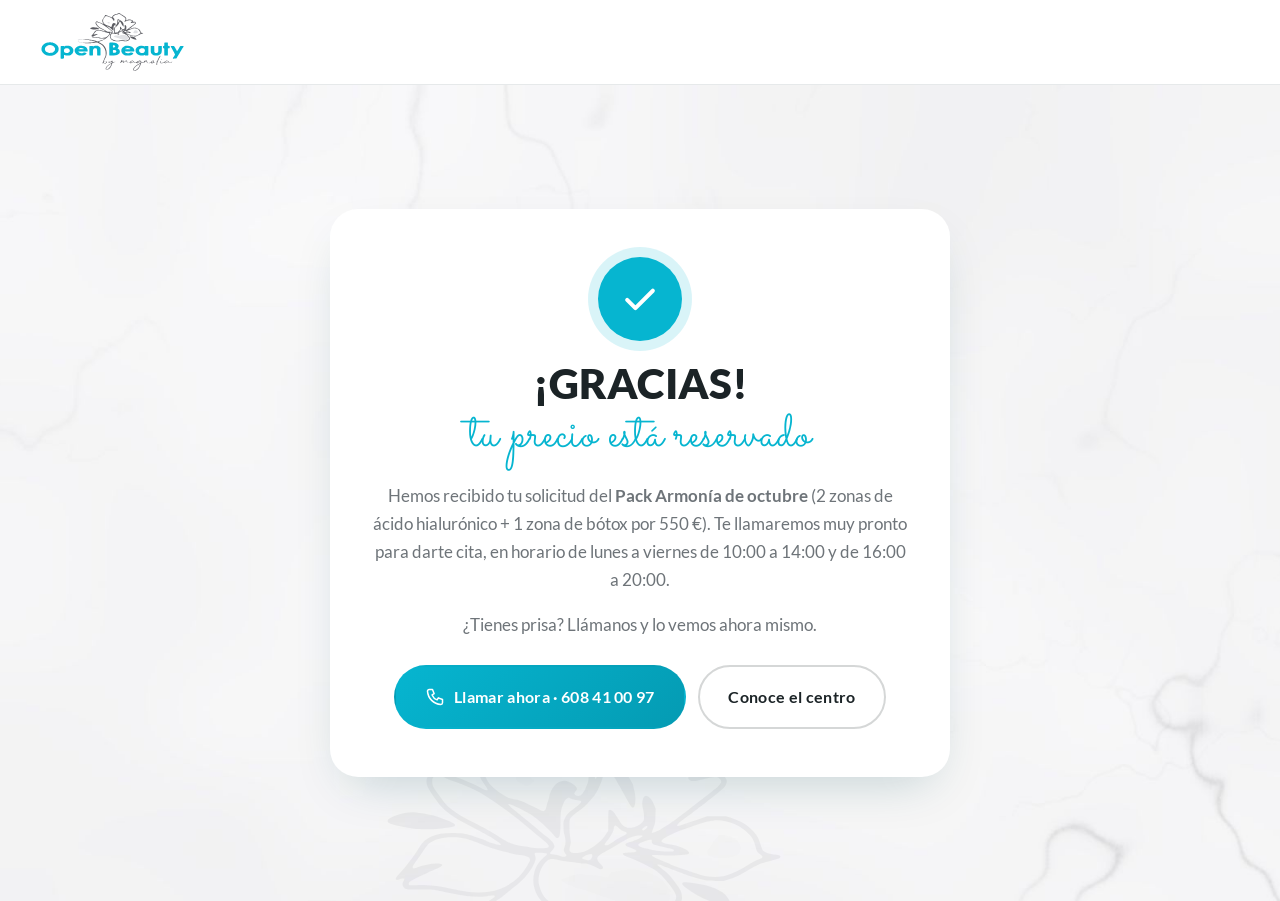
<file: gracias.html>
<!DOCTYPE html>
<html lang="es">
<head>
  <meta charset="UTF-8">
  <meta name="viewport" content="width=device-width, initial-scale=1">
  <title>¡Solicitud recibida! · Open Beauty</title>
  <meta name="robots" content="noindex, nofollow">
  <meta name="theme-color" content="#06b5d0">
  <link rel="icon" href="assets/img/favicon.png" type="image/png">
  <link rel="stylesheet" href="css/styles.css">
  <link rel="stylesheet" href="css/oferta.css">

  <!-- GOOGLE ADS: pega aquí la etiqueta global (gtag.js) y, debajo, el fragmento de evento de CONVERSIÓN.
       Esta página solo se ve tras enviar el formulario, así que cada visita = 1 lead. -->
  <!-- Google tag (gtag.js) -->
  <script async src="https://www.googletagmanager.com/gtag/js?id=AW-18495339279"></script>
  <script>
    window.dataLayer = window.dataLayer || [];
    function gtag(){dataLayer.push(arguments);}
    gtag('js', new Date());
    gtag('config', 'AW-18495339279');
  </script>
  <!-- Event snippet for Enviar formulario de oportunidad de venta conversion page -->
  <script>
    gtag('event', 'conversion', {
        'send_to': 'AW-18495339279/oRvDCOflxK8dEI_2ofNE',
        'value': 1.0,
        'currency': 'EUR'
    });
  </script>
</head>
<body class="lp">
<svg width="0" height="0" style="position:absolute" aria-hidden="true">
  <defs>
    <symbol id="i-check" viewBox="0 0 24 24"><path d="m5 12.5 4.5 4.5L19 7.5" fill="none" stroke="currentColor" stroke-width="2.2" stroke-linecap="round" stroke-linejoin="round"/></symbol>
    <symbol id="i-phone" viewBox="0 0 24 24"><path fill="none" stroke="currentColor" stroke-width="1.8" stroke-linejoin="round" d="M5 3h4l2 5-2.5 1.5a11 11 0 0 0 6 6L16 13l5 2v4a2 2 0 0 1-2 2A17 17 0 0 1 3 5a2 2 0 0 1 2-2Z"/></symbol>
  </defs>
</svg>

<header class="lp-header">
  <div class="container lp-header__inner">
    <a href="index.html" class="brand" aria-label="Open Beauty by magnolia"><img src="assets/logo.svg" alt="Open Beauty by magnolia" width="745" height="308"></a>
  </div>
</header>

<main class="thanks marble">
  <div class="lp-hero__flower" aria-hidden="true"></div>
  <div class="container">
    <div class="thanks__card">
      <div class="thanks__icon"><svg><use href="#i-check"/></svg></div>
      <h1><span id="hi">¡Gracias!</span> <span class="script" id="sub">tu precio está reservado</span></h1>
      <p id="msg">Hemos recibido tu solicitud del <strong>Pack Armonía de octubre</strong> (2 zonas de ácido hialurónico + 1 zona de bótox por 550 €). Te llamaremos muy pronto para darte cita, en horario de lunes a viernes de 10:00 a 14:00 y de 16:00 a 20:00.</p>
      <p>¿Tienes prisa? Llámanos y lo vemos ahora mismo.</p>
      <div class="thanks__ctas">
        <a href="tel:+34608410097" class="btn btn--teal btn--lg"><svg><use href="#i-phone"/></svg> Llamar ahora · 608 41 00 97</a>
        <a href="index.html" class="btn btn--ghost btn--lg">Conoce el centro</a>
      </div>
    </div>
  </div>
</main>

<script>
  try {
    if (/origen=web/.test(location.search)) {
      document.getElementById('sub').textContent = 'hemos recibido tu solicitud';
      document.getElementById('msg').innerHTML = 'Te llamaremos muy pronto para darte cita para tu <strong>valoración gratuita</strong>, en horario de lunes a viernes de 10:00 a 14:00 y de 16:00 a 20:00.';
    }
  } catch (e) {}
  try { var n = sessionStorage.getItem('ob_lead'); if (n) document.getElementById('hi').textContent = '¡Gracias, ' + n.split(' ')[0] + '!'; } catch (e) {}
</script>
</body>
</html>
</file>
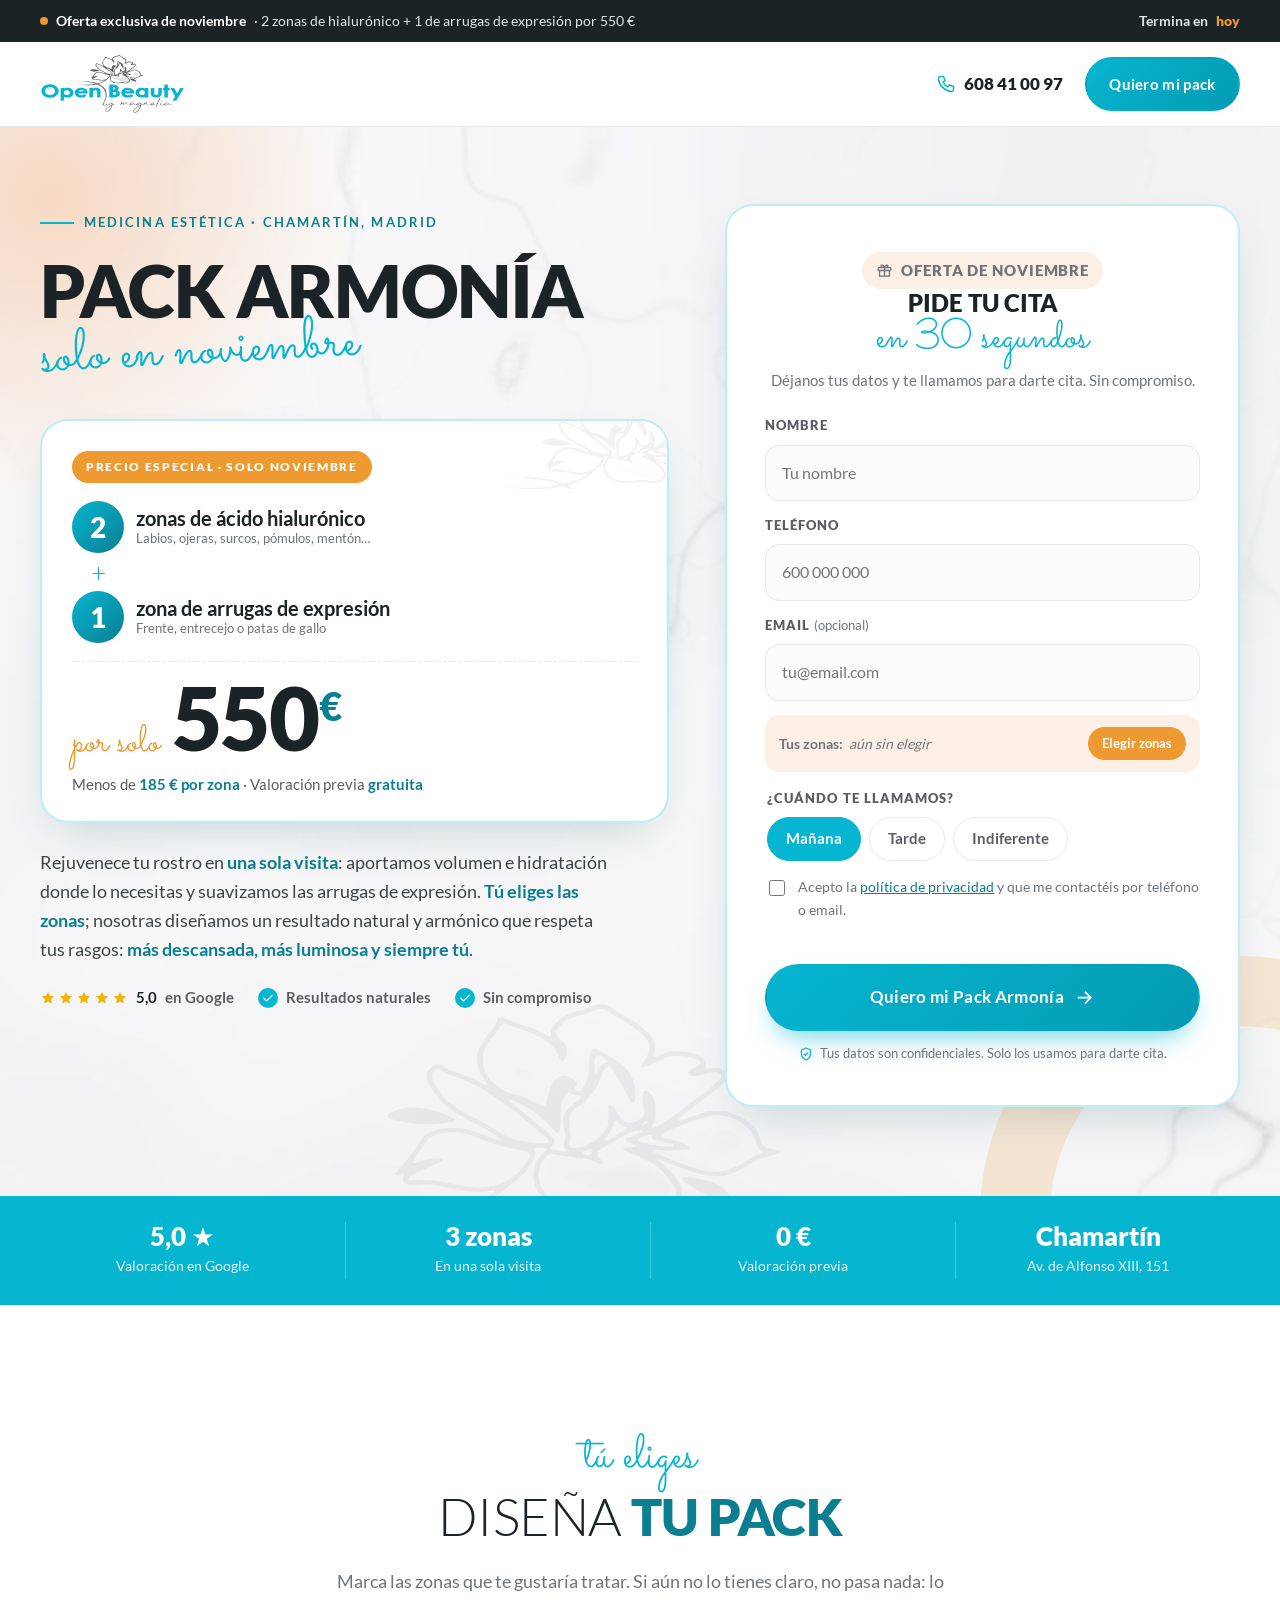
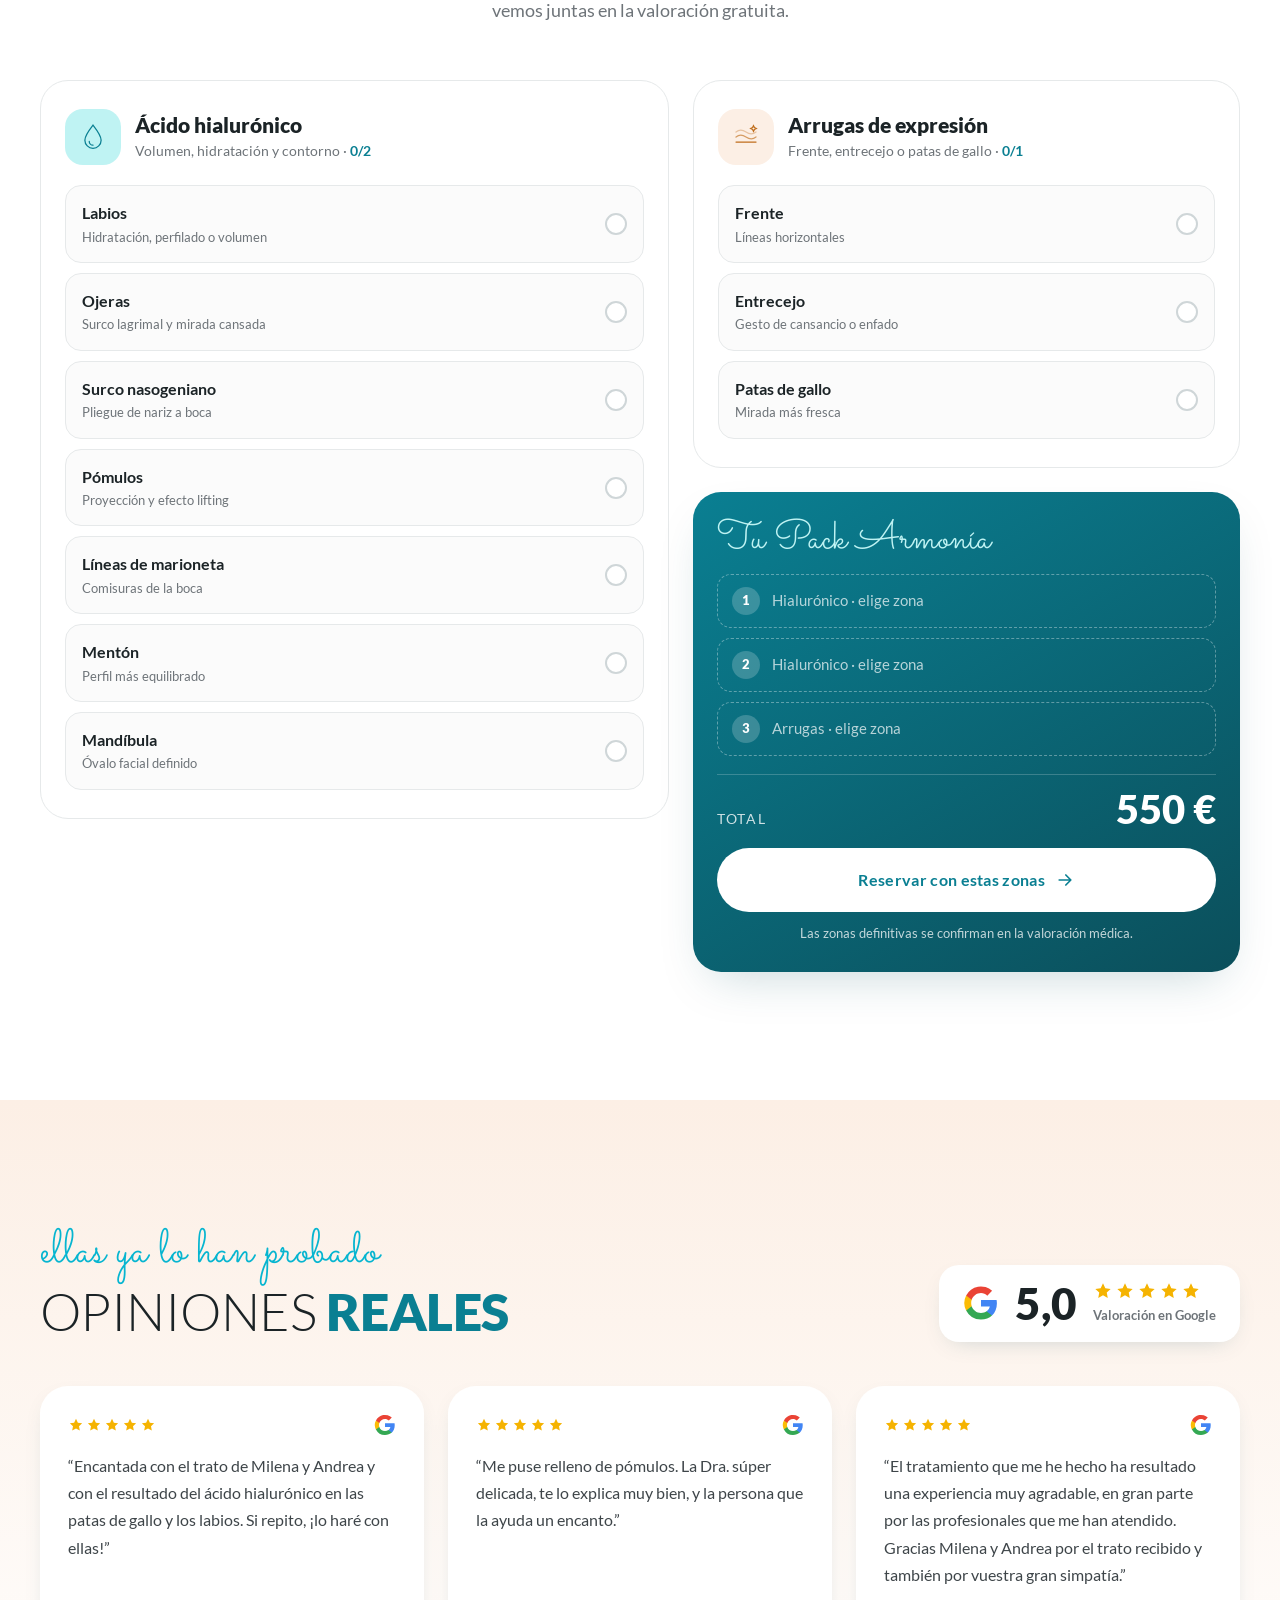
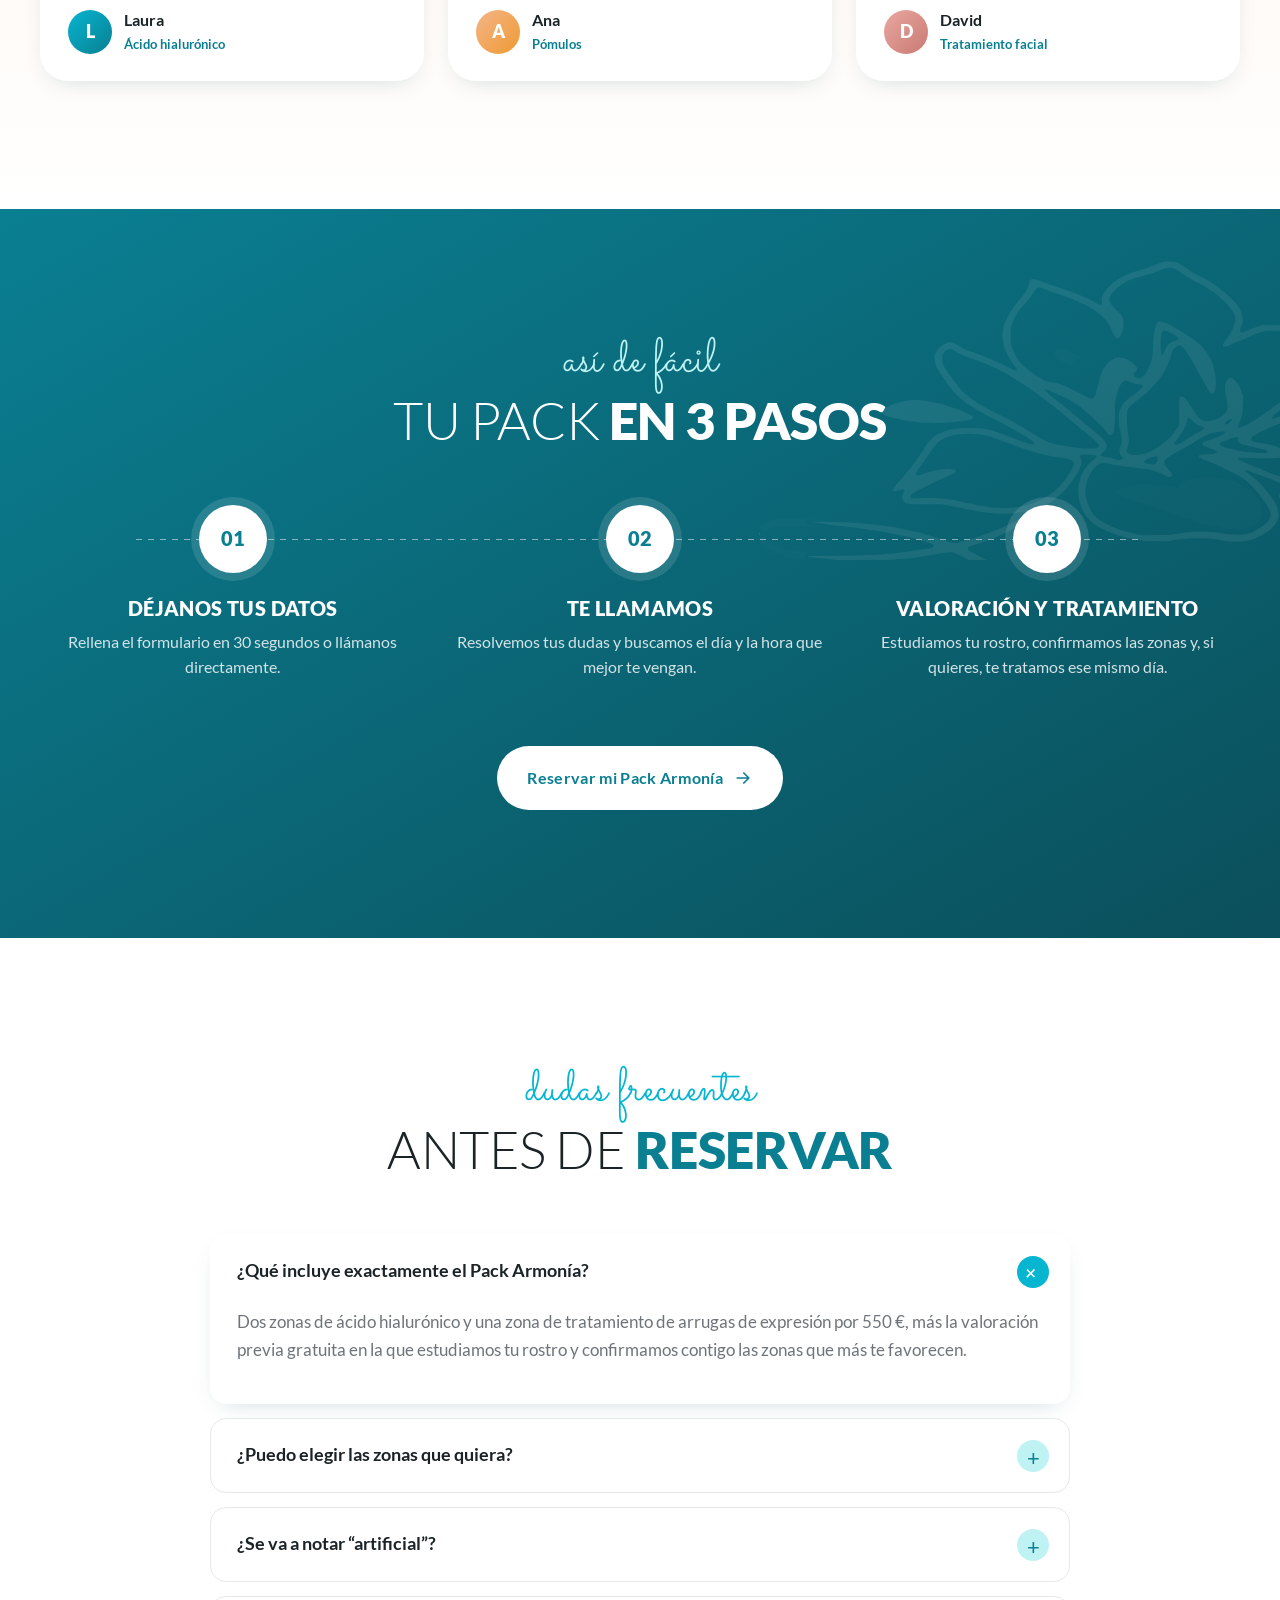
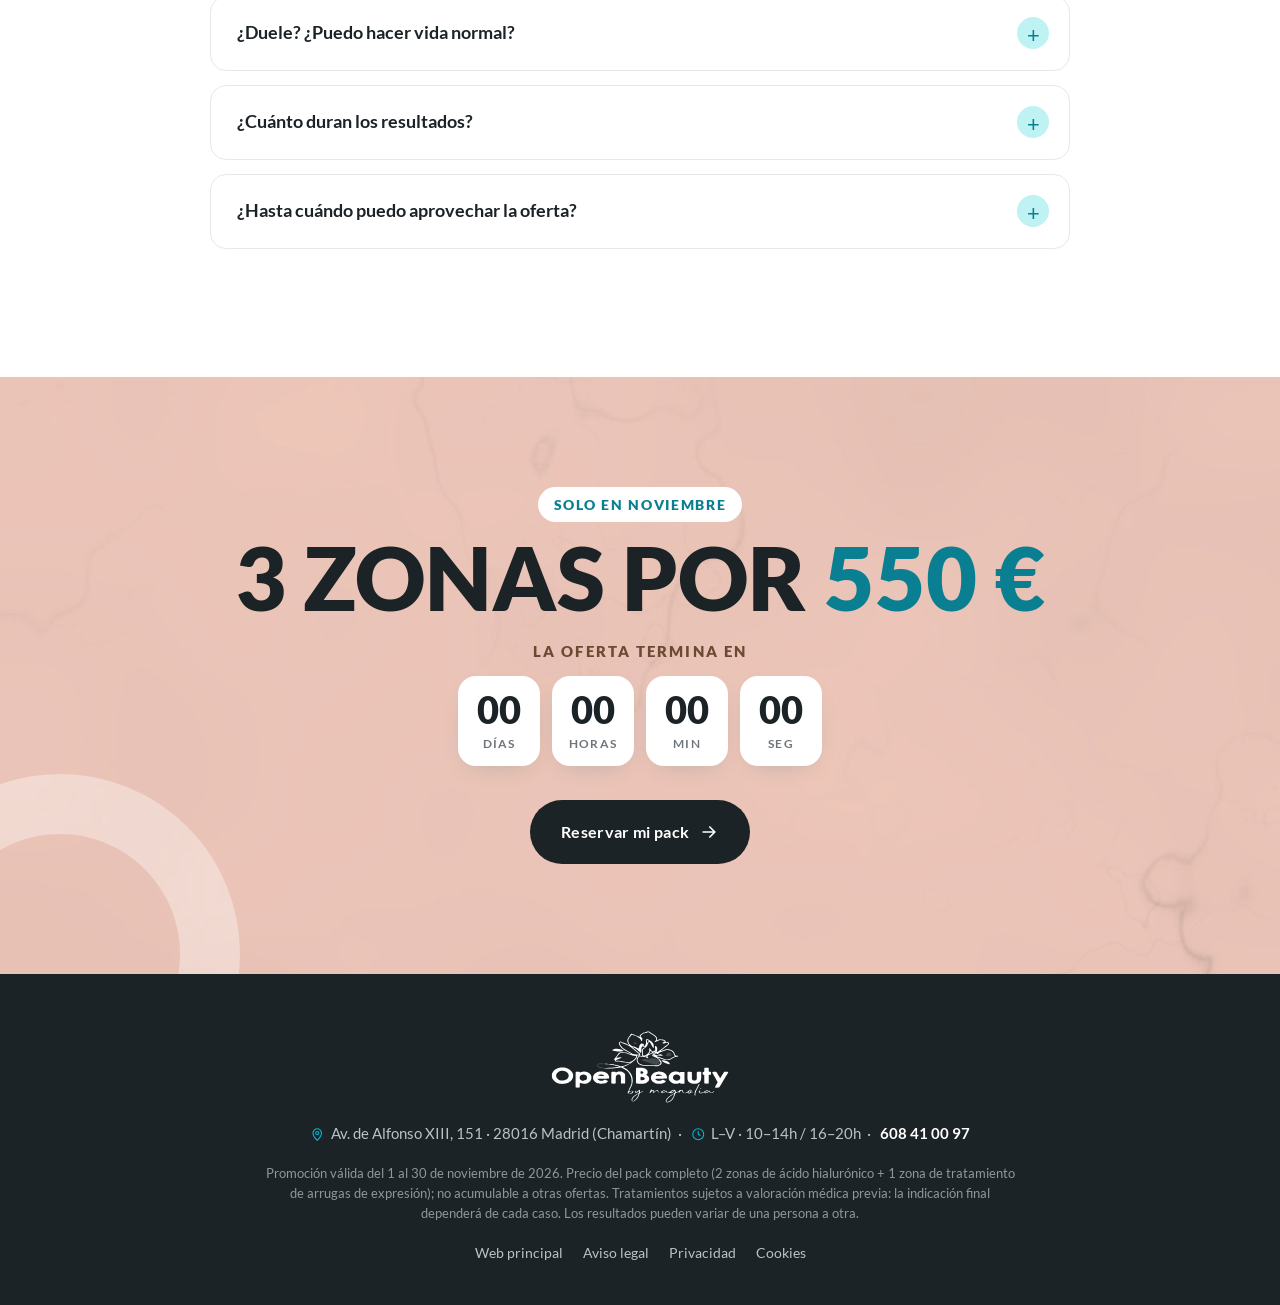
<file: oferta-noviembre.html>
<!DOCTYPE html>
<html lang="es">
<head>
  <meta charset="UTF-8">
  <meta name="viewport" content="width=device-width, initial-scale=1">
  <title>Ácido hialurónico + arrugas de expresión por 550 € · Oferta noviembre · Open Beauty Chamartín</title>
  <meta name="description" content="Solo en noviembre: 2 zonas de ácido hialurónico + 1 zona de arrugas de expresión por 550 € en Open Beauty (Chamartín, Madrid). Tú eliges las zonas. Valoración gratuita y resultados naturales.">
  <meta name="robots" content="noindex, follow">
  <meta name="theme-color" content="#06b5d0">
  <link rel="icon" href="assets/img/favicon.png" type="image/png">

  <meta property="og:type" content="website">
  <meta property="og:title" content="Pack Armonía · Solo en noviembre · 550 €">
  <meta property="og:description" content="2 zonas de ácido hialurónico + 1 zona de arrugas de expresión por 550 €. Open Beauty, Chamartín (Madrid).">
  <meta property="og:locale" content="es_ES">

  <link rel="preload" href="assets/fonts/lato-latin-900-normal.woff2" as="font" type="font/woff2" crossorigin>
  <link rel="preload" href="assets/fonts/sacramento-latin-400-normal.woff2" as="font" type="font/woff2" crossorigin>
  <link rel="stylesheet" href="css/styles.css">
  <link rel="stylesheet" href="css/oferta.css">

  <!-- GOOGLE ADS: pega aquí la etiqueta global (gtag.js) de tu cuenta -->
  <!-- Google tag (gtag.js) -->
  <script async src="https://www.googletagmanager.com/gtag/js?id=AW-18495339279"></script>
  <script>
    window.dataLayer = window.dataLayer || [];
    function gtag(){dataLayer.push(arguments);}
    gtag('js', new Date());
    gtag('config', 'AW-18495339279');
  </script>
</head>
<body class="lp">

<svg width="0" height="0" style="position:absolute" aria-hidden="true">
  <defs>
    <symbol id="i-drop" viewBox="0 0 48 48"><path d="M24 5c7 9 13 16.5 13 24a13 13 0 0 1-26 0C11 21.5 17 14 24 5Z" fill="none" stroke="currentColor" stroke-width="2"/><path d="M18 31a6 6 0 0 0 6 6" fill="none" stroke="currentColor" stroke-width="2" stroke-linecap="round"/></symbol>
    <symbol id="i-smooth" viewBox="0 0 48 48"><g fill="none" stroke="currentColor" stroke-width="2" stroke-linecap="round"><path d="M8 16c5-4 10-4 16 0s11 4 16 0" opacity=".35"/><path d="M8 24c5-4 10-4 16 0s11 4 16 0" opacity=".65"/><path d="M8 32h32"/><path d="M36 6l1.5 3 3 1.5-3 1.5L36 15l-1.5-3-3-1.5 3-1.5z"/></g></symbol>
    <symbol id="i-arrow" viewBox="0 0 24 24"><path d="M5 12h14M13 6l6 6-6 6" fill="none" stroke="currentColor" stroke-width="2" stroke-linecap="round" stroke-linejoin="round"/></symbol>
    <symbol id="i-pin" viewBox="0 0 24 24"><g fill="none" stroke="currentColor" stroke-width="1.8"><path d="M12 22s7-6.2 7-12a7 7 0 0 0-14 0c0 5.8 7 12 7 12Z"/><circle cx="12" cy="10" r="2.6"/></g></symbol>
    <symbol id="i-clock" viewBox="0 0 24 24"><g fill="none" stroke="currentColor" stroke-width="1.8" stroke-linecap="round"><circle cx="12" cy="12" r="9"/><path d="M12 7v5l3 2"/></g></symbol>
    <symbol id="i-phone" viewBox="0 0 24 24"><path fill="none" stroke="currentColor" stroke-width="1.8" stroke-linejoin="round" d="M5 3h4l2 5-2.5 1.5a11 11 0 0 0 6 6L16 13l5 2v4a2 2 0 0 1-2 2A17 17 0 0 1 3 5a2 2 0 0 1 2-2Z"/></symbol>
    <symbol id="i-check" viewBox="0 0 24 24"><path d="m5 12.5 4.5 4.5L19 7.5" fill="none" stroke="currentColor" stroke-width="2.2" stroke-linecap="round" stroke-linejoin="round"/></symbol>
    <symbol id="i-star" viewBox="0 0 24 24"><path fill="currentColor" d="M12 2.8l2.8 5.9 6.4.8-4.7 4.4 1.2 6.4L12 17.2l-5.7 3.1 1.2-6.4-4.7-4.4 6.4-.8z"/></symbol>
    <symbol id="i-google" viewBox="0 0 24 24"><path fill="#4285F4" d="M22.6 12.3c0-.8-.1-1.5-.2-2.3H12v4.3h5.9a5 5 0 0 1-2.2 3.3v2.8h3.6c2.1-1.9 3.3-4.8 3.3-8.1Z"/><path fill="#34A853" d="M12 23c3 0 5.5-1 7.3-2.7l-3.6-2.8c-1 .7-2.2 1.1-3.7 1.1-2.9 0-5.3-1.9-6.2-4.5H2.1v2.9A11 11 0 0 0 12 23Z"/><path fill="#FBBC05" d="M5.8 14.1a6.6 6.6 0 0 1 0-4.2V7H2.1a11 11 0 0 0 0 10l3.7-2.9Z"/><path fill="#EA4335" d="M12 5.4c1.6 0 3.1.6 4.2 1.7l3.2-3.2A11 11 0 0 0 2.1 7l3.7 2.9C6.7 7.3 9.1 5.4 12 5.4Z"/></symbol>
    <symbol id="i-shield" viewBox="0 0 24 24"><g fill="none" stroke="currentColor" stroke-width="1.8" stroke-linejoin="round"><path d="M12 3 5 6v5c0 4.5 3 8.4 7 10 4-1.6 7-5.5 7-10V6z"/><path d="m9 12 2 2 4-4" stroke-linecap="round"/></g></symbol>
    <symbol id="i-gift" viewBox="0 0 24 24"><g fill="none" stroke="currentColor" stroke-width="1.8" stroke-linejoin="round"><rect x="3" y="8" width="18" height="4" rx="1"/><path d="M5 12v8h14v-8M12 8v12M12 8S10.5 3.5 8 4.5 9 8 12 8Zm0 0s1.5-4.5 4-3.5S15 8 12 8Z"/></g></symbol>
  </defs>
</svg>

<!-- ============ BARRA DE URGENCIA ============ -->
<div class="lp-urgency" id="urgency">
  <div class="container lp-urgency__inner">
    <p><span class="dot"></span> <strong>Oferta exclusiva de noviembre</strong> <span class="lp-hide-sm">· 2 zonas de hialurónico + 1 de arrugas de expresión por 550 €</span></p>
    <p class="lp-urgency__count" aria-live="off">Termina en <span class="cd" data-countdown="inline">—</span></p>
  </div>
</div>

<!-- ============ HEADER (sin menú: un único objetivo) ============ -->
<header class="lp-header">
  <div class="container lp-header__inner">
    <a href="index.html" class="brand" aria-label="Open Beauty by magnolia">
      <img src="assets/logo.svg" alt="Open Beauty by magnolia" width="745" height="308">
    </a>
    <div class="lp-header__actions">
      <a href="tel:+34608410097" class="lp-header__tel" data-track="tel"><svg><use href="#i-phone"/></svg> <span>608 41 00 97</span></a>
      <a href="#reserva" class="btn btn--teal">Quiero mi pack</a>
    </div>
  </div>
</header>

<main>

<!-- ============ HERO + FORMULARIO ============ -->
<section class="lp-hero marble" id="inicio">
  <div class="lp-hero__flower" aria-hidden="true"></div>
  <div class="container lp-hero__grid">

    <div class="lp-hero__copy">
      <p class="eyebrow">Medicina estética · Chamartín, Madrid</p>
      <h1 class="lp-title">
        Pack Armonía
        <span class="script">solo en noviembre</span>
      </h1>

      <div class="offer">
        <div class="offer__ribbon">Precio especial · Solo noviembre</div>
        <ul class="offer__items">
          <li>
            <span class="offer__qty">2</span>
            <span class="offer__txt"><strong>zonas de ácido hialurónico</strong><small>Labios, ojeras, surcos, pómulos, mentón…</small></span>
          </li>
          <li class="offer__plus" aria-hidden="true">+</li>
          <li>
            <span class="offer__qty">1</span>
            <span class="offer__txt"><strong>zona de arrugas de expresión</strong><small>Frente, entrecejo o patas de gallo</small></span>
          </li>
        </ul>
        <div class="offer__price">
          <span class="offer__por">por solo</span>
          <span class="offer__num">550<sup>€</sup></span>
          <span class="offer__old" id="oldPrice" hidden></span>
        </div>
        <p class="offer__note">Menos de <strong>185 € por zona</strong> · Valoración previa <strong>gratuita</strong></p>
      </div>

      <p class="lp-lead">Rejuvenece tu rostro en <strong>una sola visita</strong>: aportamos volumen e hidratación donde lo necesitas y suavizamos las arrugas de expresión. <strong>Tú eliges las zonas</strong>; nosotras diseñamos un resultado natural y armónico que respeta tus rasgos: <strong>más descansada, más luminosa y siempre tú</strong>.</p>

      <ul class="lp-trust">
        <li><span class="stars" aria-hidden="true"><svg><use href="#i-star"/></svg><svg><use href="#i-star"/></svg><svg><use href="#i-star"/></svg><svg><use href="#i-star"/></svg><svg><use href="#i-star"/></svg></span> <strong>5,0</strong> en Google</li>
        <li><svg class="ok"><use href="#i-check"/></svg> Resultados naturales</li>
        <li><svg class="ok"><use href="#i-check"/></svg> Sin compromiso</li>
      </ul>
    </div>

    <!-- FORMULARIO (FormSubmit → openbeautybymg@gmail.com) -->
    <div class="lp-form-wrap" id="reserva">
      <form class="form lp-form" id="leadForm" action="https://formsubmit.co/openbeautybymg@gmail.com" method="POST" novalidate>
        <div class="lp-form__head">
          <p class="lp-form__tag"><svg><use href="#i-gift"/></svg> Oferta de noviembre</p>
          <h2>Pide tu cita <span class="script">en 30 segundos</span></h2>
          <p>Déjanos tus datos y te llamamos para darte cita. Sin compromiso.</p>
        </div>

        <!-- Configuración de FormSubmit -->
        <input type="hidden" name="_subject" value="🌸 Nuevo lead · Pack Armonía Noviembre (550 €)">
        <input type="hidden" name="_template" value="table">
        <input type="hidden" name="_captcha" value="false">
        <input type="hidden" name="_next" value="">
        <input type="text" name="_honey" class="lp-honey" tabindex="-1" autocomplete="off" aria-hidden="true">
        <input type="hidden" name="Oferta" value="Pack Armonía Noviembre · 2 zonas hialurónico + 1 zona arrugas de expresión · 550 €">
        <input type="hidden" name="Zonas elegidas" id="fZonas" value="Las decidimos en la valoración">
        <input type="hidden" name="Origen" id="fOrigen" value="">

        <label class="field">
          <span>Nombre</span>
          <input type="text" name="Nombre" autocomplete="given-name" required placeholder="Tu nombre">
        </label>
        <label class="field">
          <span>Teléfono</span>
          <input type="tel" name="Teléfono" autocomplete="tel" inputmode="tel" required placeholder="600 000 000">
        </label>
        <label class="field">
          <span>Email <em>(opcional)</em></span>
          <input type="email" name="email" autocomplete="email" placeholder="tu@email.com">
        </label>

        <div class="lp-zones-mini" id="zonesMini">
          <span>Tus zonas:</span> <strong id="zonesMiniTxt">aún sin elegir</strong>
          <a href="#zonas" class="lp-zones-mini__edit" id="zonesMiniBtn">Elegir zonas</a>
        </div>

        <fieldset class="field field--radios">
          <legend>¿Cuándo te llamamos?</legend>
          <label class="pill"><input type="radio" name="Mejor momento" value="Mañana" checked><span>Mañana</span></label>
          <label class="pill"><input type="radio" name="Mejor momento" value="Tarde"><span>Tarde</span></label>
          <label class="pill"><input type="radio" name="Mejor momento" value="Indiferente"><span>Indiferente</span></label>
        </fieldset>

        <label class="check">
          <input type="checkbox" name="Acepta privacidad" value="Sí" required>
          <span>Acepto la <a href="#" data-legal="privacidad">política de privacidad</a> y que me contactéis por teléfono o email.</span>
        </label>
        <p class="form__error" id="formError" role="alert"></p>

        <button type="submit" class="btn btn--teal btn--lg btn--block lp-submit" id="submitBtn">
          <span>Quiero mi Pack Armonía</span> <svg><use href="#i-arrow"/></svg>
        </button>
        <p class="lp-form__safe"><svg><use href="#i-shield"/></svg> Tus datos son confidenciales. Solo los usamos para darte cita.</p>

        <div class="lp-form__or"><span>o si lo prefieres</span></div>
        <a href="tel:+34608410097" class="btn btn--ghost btn--block lp-call" data-track="tel">
          <svg><use href="#i-phone"/></svg> Llamar ahora · 608 41 00 97
        </a>
      </form>
    </div>

  </div>
</section>

<!-- ============ BANDA DE CONFIANZA ============ -->
<div class="lp-band">
  <div class="container lp-band__grid">
    <div><strong>5,0 ★</strong><span>Valoración en Google</span></div>
    <div><strong>3 zonas</strong><span>En una sola visita</span></div>
    <div><strong>0 €</strong><span>Valoración previa</span></div>
    <div><strong>Chamartín</strong><span>Av. de Alfonso XIII, 151</span></div>
  </div>
</div>

<!-- ============ ELIGE TUS ZONAS ============ -->
<section class="section" id="zonas">
  <div class="container">
    <header class="section__head">
      <p class="kicker">tú eliges</p>
      <h2 class="h2">Diseña <strong>tu pack</strong></h2>
      <p class="section__lead">Marca las zonas que te gustaría tratar. Si aún no lo tienes claro, no pasa nada: lo vemos juntas en la valoración gratuita.</p>
    </header>

    <div class="picker">
      <div class="picker__group" data-group="ha" data-max="2">
        <div class="picker__head">
          <span class="picker__icon"><svg><use href="#i-drop"/></svg></span>
          <div>
            <h3>Ácido hialurónico</h3>
            <p>Volumen, hidratación y contorno · <strong class="picker__count" data-count>0/2</strong></p>
          </div>
        </div>
        <div class="picker__opts">
          <button type="button" class="zone-btn" data-zone="Labios"><b>Labios</b><small>Hidratación, perfilado o volumen</small></button>
          <button type="button" class="zone-btn" data-zone="Ojeras"><b>Ojeras</b><small>Surco lagrimal y mirada cansada</small></button>
          <button type="button" class="zone-btn" data-zone="Surco nasogeniano"><b>Surco nasogeniano</b><small>Pliegue de nariz a boca</small></button>
          <button type="button" class="zone-btn" data-zone="Pómulos"><b>Pómulos</b><small>Proyección y efecto lifting</small></button>
          <button type="button" class="zone-btn" data-zone="Líneas de marioneta"><b>Líneas de marioneta</b><small>Comisuras de la boca</small></button>
          <button type="button" class="zone-btn" data-zone="Mentón"><b>Mentón</b><small>Perfil más equilibrado</small></button>
          <button type="button" class="zone-btn" data-zone="Mandíbula"><b>Mandíbula</b><small>Óvalo facial definido</small></button>
        </div>
      </div>

      <div class="picker__group picker__group--btx" data-group="btx" data-max="1">
        <div class="picker__head">
          <span class="picker__icon"><svg><use href="#i-smooth"/></svg></span>
          <div>
            <h3>Arrugas de expresión</h3>
            <p>Frente, entrecejo o patas de gallo · <strong class="picker__count" data-count>0/1</strong></p>
          </div>
        </div>
        <div class="picker__opts">
          <button type="button" class="zone-btn" data-zone="Frente"><b>Frente</b><small>Líneas horizontales</small></button>
          <button type="button" class="zone-btn" data-zone="Entrecejo"><b>Entrecejo</b><small>Gesto de cansancio o enfado</small></button>
          <button type="button" class="zone-btn" data-zone="Patas de gallo"><b>Patas de gallo</b><small>Mirada más fresca</small></button>
        </div>
      </div>

      <aside class="picker__summary" aria-live="polite">
        <p class="picker__label">Tu Pack Armonía</p>
        <ul class="picker__list" id="pickList">
          <li class="is-empty"><span>1</span> Hialurónico · elige zona</li>
          <li class="is-empty"><span>2</span> Hialurónico · elige zona</li>
          <li class="is-empty"><span>3</span> Arrugas · elige zona</li>
        </ul>
        <p class="picker__total"><span>Total</span> <strong>550 €</strong></p>
        <a href="#reserva" class="btn btn--teal btn--lg btn--block" id="pickCta">Reservar con estas zonas <svg><use href="#i-arrow"/></svg></a>
        <p class="picker__fine">Las zonas definitivas se confirman en la valoración médica.</p>
      </aside>
    </div>
  </div>
</section>

<!-- ============ OPINIONES ============ -->
<section class="section section--soft" id="opiniones">
  <div class="container">
    <div class="reviews__head">
      <div>
        <p class="kicker">ellas ya lo han probado</p>
        <h2 class="h2">Opiniones <strong>reales</strong></h2>
      </div>
      <a class="gscore" href="https://www.google.com/maps/search/?api=1&query=Open+Beauty+Av.+de+Alfonso+XIII+151+Madrid" target="_blank" rel="noopener">
        <svg class="gscore__g"><use href="#i-google"/></svg>
        <span class="gscore__num">5,0</span>
        <span class="gscore__meta"><span class="stars"><svg><use href="#i-star"/></svg><svg><use href="#i-star"/></svg><svg><use href="#i-star"/></svg><svg><use href="#i-star"/></svg><svg><use href="#i-star"/></svg></span><small>Valoración en Google</small></span>
      </a>
    </div>

    <div class="lp-reviews">
      <article class="review lp-review">
        <div class="review__top"><span class="stars" aria-label="5 de 5 estrellas"><svg><use href="#i-star"/></svg><svg><use href="#i-star"/></svg><svg><use href="#i-star"/></svg><svg><use href="#i-star"/></svg><svg><use href="#i-star"/></svg></span><svg class="review__g" aria-hidden="true"><use href="#i-google"/></svg></div>
        <blockquote>“Encantada con el trato de Milena y Andrea y con el resultado del ácido hialurónico en las patas de gallo y los labios. Si repito, ¡lo haré con ellas!”</blockquote>
        <footer class="review__author"><span class="review__avatar">L</span><span><strong>Laura</strong><small>Ácido hialurónico</small></span></footer>
      </article>
      <article class="review lp-review">
        <div class="review__top"><span class="stars" aria-label="5 de 5 estrellas"><svg><use href="#i-star"/></svg><svg><use href="#i-star"/></svg><svg><use href="#i-star"/></svg><svg><use href="#i-star"/></svg><svg><use href="#i-star"/></svg></span><svg class="review__g" aria-hidden="true"><use href="#i-google"/></svg></div>
        <blockquote>“Me puse relleno de pómulos. La Dra. súper delicada, te lo explica muy bien, y la persona que la ayuda un encanto.”</blockquote>
        <footer class="review__author"><span class="review__avatar">A</span><span><strong>Ana</strong><small>Pómulos</small></span></footer>
      </article>
      <article class="review lp-review">
        <div class="review__top"><span class="stars" aria-label="5 de 5 estrellas"><svg><use href="#i-star"/></svg><svg><use href="#i-star"/></svg><svg><use href="#i-star"/></svg><svg><use href="#i-star"/></svg><svg><use href="#i-star"/></svg></span><svg class="review__g" aria-hidden="true"><use href="#i-google"/></svg></div>
        <blockquote>“El tratamiento que me he hecho ha resultado una experiencia muy agradable, en gran parte por las profesionales que me han atendido. Gracias Milena y Andrea por el trato recibido y también por vuestra gran simpatía.”</blockquote>
        <footer class="review__author"><span class="review__avatar">D</span><span><strong>David</strong><small>Tratamiento facial</small></span></footer>
      </article>
    </div>
  </div>
</section>

<!-- ============ CÓMO FUNCIONA ============ -->
<section class="section section--teal" id="como">
  <div class="method__flower" aria-hidden="true"></div>
  <div class="container">
    <header class="section__head section__head--light">
      <p class="kicker kicker--light">así de fácil</p>
      <h2 class="h2">Tu pack <strong>en 3 pasos</strong></h2>
    </header>
    <ol class="steps lp-steps">
      <li class="step"><span class="step__n">01</span><h3>Déjanos tus datos</h3><p>Rellena el formulario en 30 segundos o llámanos directamente.</p></li>
      <li class="step"><span class="step__n">02</span><h3>Te llamamos</h3><p>Resolvemos tus dudas y buscamos el día y la hora que mejor te vengan.</p></li>
      <li class="step"><span class="step__n">03</span><h3>Valoración y tratamiento</h3><p>Estudiamos tu rostro, confirmamos las zonas y, si quieres, te tratamos ese mismo día.</p></li>
    </ol>
    <div class="lp-center"><a href="#reserva" class="btn btn--white btn--lg">Reservar mi Pack Armonía <svg><use href="#i-arrow"/></svg></a></div>
  </div>
</section>

<!-- ============ FAQ ============ -->
<section class="section" id="faq">
  <div class="container faq">
    <header class="section__head">
      <p class="kicker">dudas frecuentes</p>
      <h2 class="h2">Antes de <strong>reservar</strong></h2>
    </header>
    <div class="accordion">
      <details class="acc" open>
        <summary>¿Qué incluye exactamente el Pack Armonía?</summary>
        <div class="acc__body"><p>Dos zonas de ácido hialurónico y una zona de tratamiento de arrugas de expresión por 550 €, más la valoración previa gratuita en la que estudiamos tu rostro y confirmamos contigo las zonas que más te favorecen.</p></div>
      </details>
      <details class="acc">
        <summary>¿Puedo elegir las zonas que quiera?</summary>
        <div class="acc__body"><p>Sí, tú decides. Puedes marcarlas ya en esta página o dejarlo para la valoración: te aconsejaremos con honestidad qué combinación te dará un resultado más armónico y natural.</p></div>
      </details>
      <details class="acc">
        <summary>¿Se va a notar “artificial”?</summary>
        <div class="acc__body"><p>Es justo lo que evitamos. Trabajamos con técnicas y dosis ajustadas a tu anatomía para que te veas descansada y luminosa, sin perder tu expresión ni tus rasgos.</p></div>
      </details>
      <details class="acc">
        <summary>¿Duele? ¿Puedo hacer vida normal?</summary>
        <div class="acc__body"><p>Las molestias suelen ser leves y la sesión es rápida. En la mayoría de casos puedes seguir con tu día; puede aparecer una ligera rojez o inflamación pasajera. Te damos por escrito todas las recomendaciones.</p></div>
      </details>
      <details class="acc">
        <summary>¿Cuánto duran los resultados?</summary>
        <div class="acc__body"><p>Como orientación, el tratamiento de arrugas de expresión suele durar entre 4 y 6 meses y el ácido hialurónico entre 6 y 12 meses o más, según la zona y cada persona.</p></div>
      </details>
      <details class="acc">
        <summary>¿Hasta cuándo puedo aprovechar la oferta?</summary>
        <div class="acc__body"><p>Solo durante noviembre. Rellena el formulario o llámanos antes de que termine el mes y te guardamos el precio de 550 €.</p></div>
      </details>
    </div>
  </div>
</section>

<!-- ============ CTA FINAL ============ -->
<section class="lp-final">
  <div class="container lp-final__inner">
    <p class="promo__kicker">Solo en noviembre</p>
    <h2 class="lp-final__title">3 zonas por <span>550 €</span></h2>
    <p class="lp-final__count">La oferta termina en</p>
    <div class="countdown" data-countdown="blocks" aria-live="off">
      <div><b data-u="d">--</b><span>días</span></div>
      <div><b data-u="h">--</b><span>horas</span></div>
      <div><b data-u="m">--</b><span>min</span></div>
      <div><b data-u="s">--</b><span>seg</span></div>
    </div>
    <div class="lp-final__ctas">
      <a href="#reserva" class="btn btn--dark btn--lg">Reservar mi pack <svg><use href="#i-arrow"/></svg></a>
      <a href="tel:+34608410097" class="btn btn--white btn--lg lp-call" data-track="tel"><svg><use href="#i-phone"/></svg> Llamar ahora</a>
    </div>
  </div>
</section>

</main>

<footer class="lp-footer">
  <div class="container">
    <img src="assets/logo-white.svg" alt="Open Beauty by magnolia" width="745" height="308" class="lp-footer__logo">
    <p class="lp-footer__addr"><svg><use href="#i-pin"/></svg> Av. de Alfonso XIII, 151 · 28016 Madrid (Chamartín) &nbsp;·&nbsp; <svg><use href="#i-clock"/></svg> L–V · 10–14h / 16–20h &nbsp;·&nbsp; <a href="tel:+34608410097" data-track="tel">608 41 00 97</a></p>
    <p class="lp-footer__legal">Promoción válida del 1 al 30 de noviembre de 2026. Precio del pack completo (2 zonas de ácido hialurónico + 1 zona de tratamiento de arrugas de expresión); no acumulable a otras ofertas. Tratamientos sujetos a valoración médica previa: la indicación final dependerá de cada caso. Los resultados pueden variar de una persona a otra.</p>
    <nav class="lp-footer__nav" aria-label="Legal">
      <a href="index.html">Web principal</a>
      <a href="#" data-legal="aviso">Aviso legal</a>
      <a href="#" data-legal="privacidad">Privacidad</a>
      <a href="#" data-legal="cookies">Cookies</a>
    </nav>
  </div>
</footer>

<!-- Barra fija móvil -->
<div class="mbar lp-mbar">
  <a href="tel:+34608410097" class="mbar__call" data-track="tel"><svg><use href="#i-phone"/></svg> Llamar</a>
  <a href="#reserva" class="mbar__wa">Quiero mi pack · 550 €</a>
</div>

<dialog class="modal" id="legalModal">
  <button class="modal__close" aria-label="Cerrar" data-close>×</button>
  <h3 id="legalTitle"></h3>
  <div id="legalBody"></div>
</dialog>

<script src="js/oferta.js"></script>
</body>
</html>
</file>
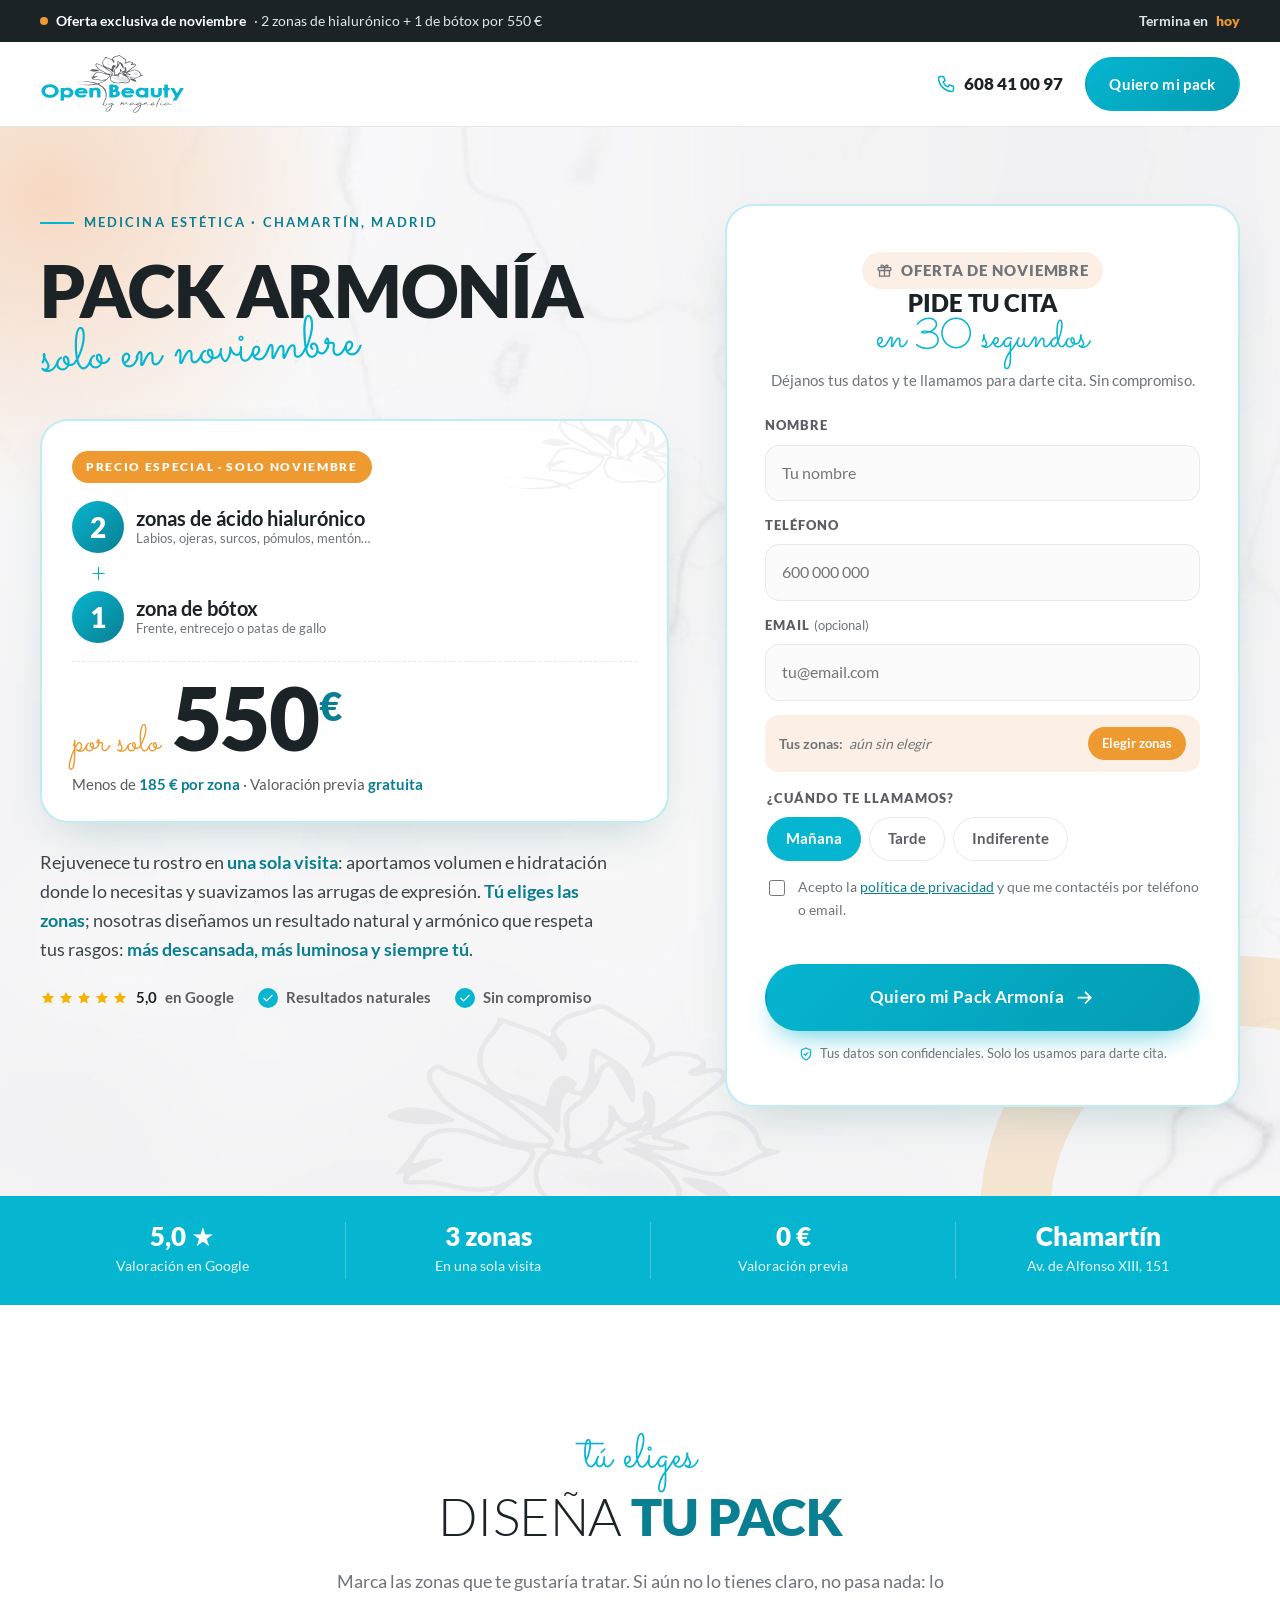
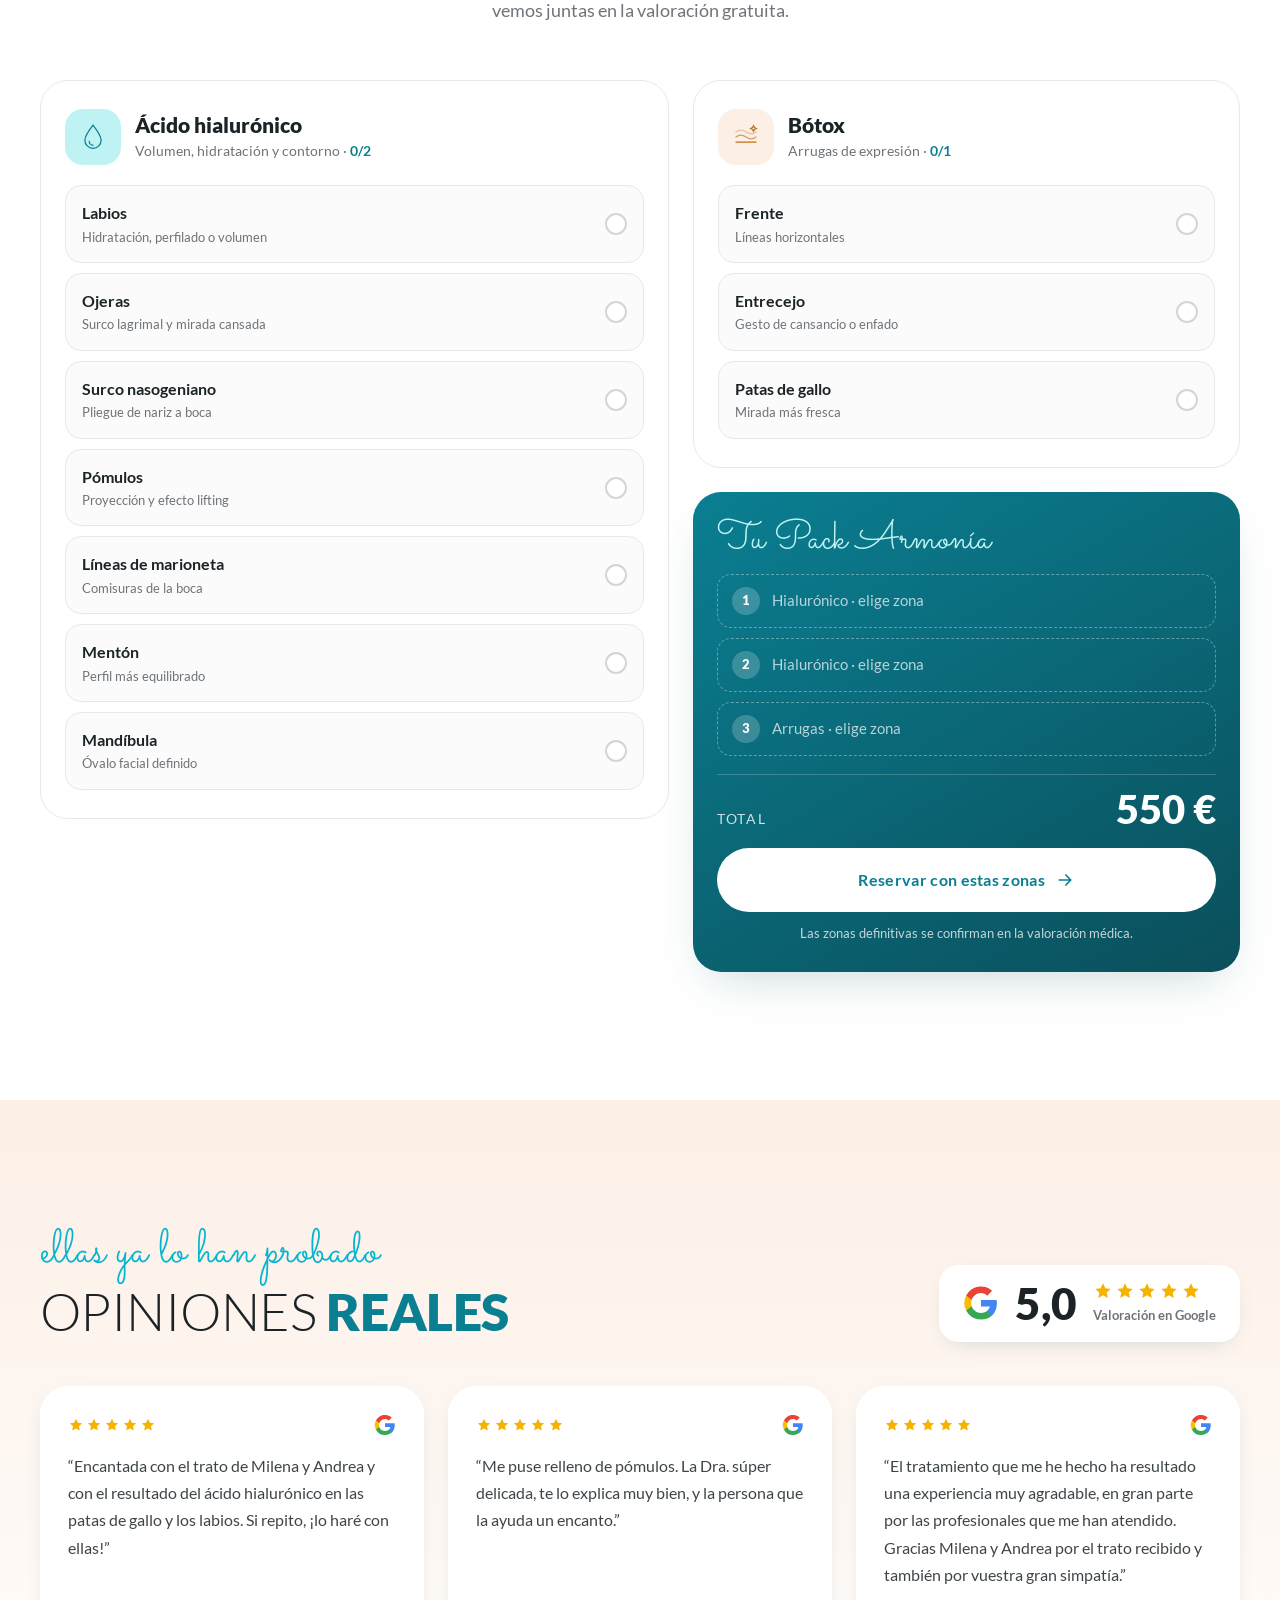
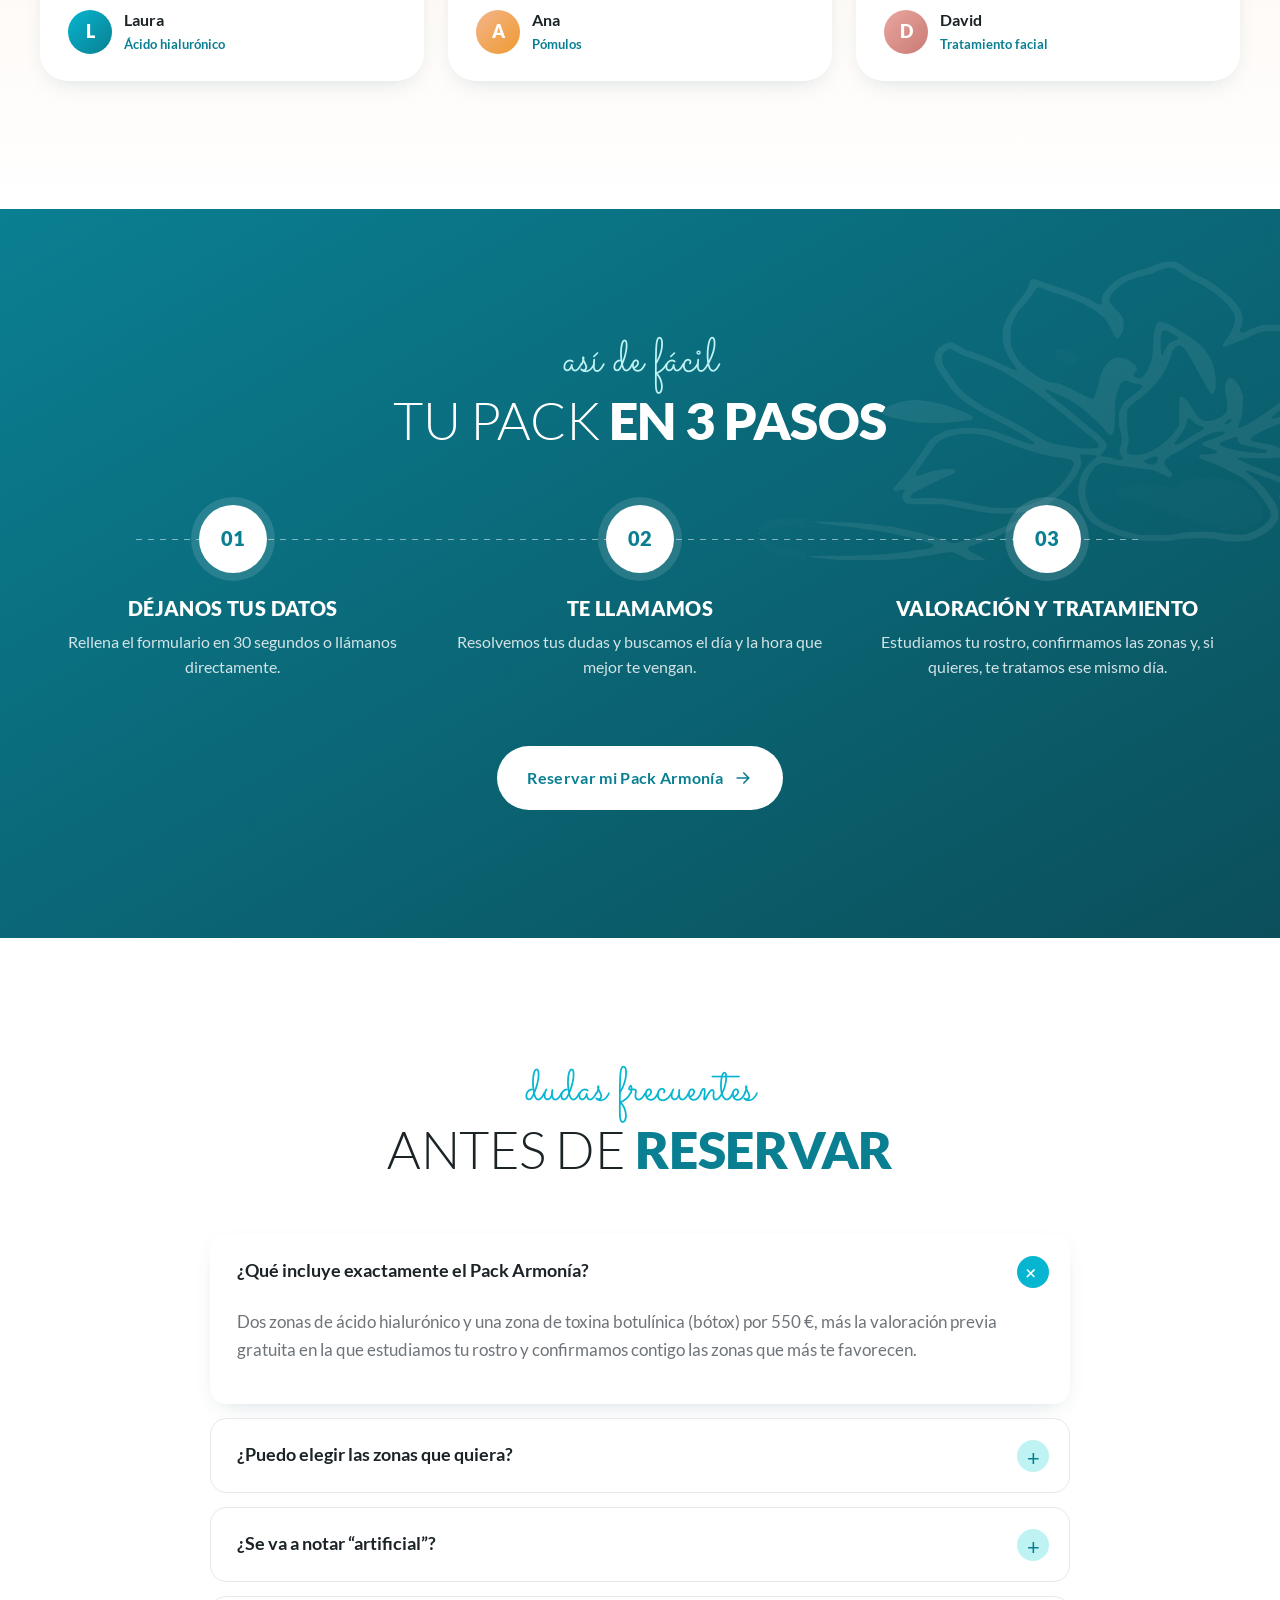
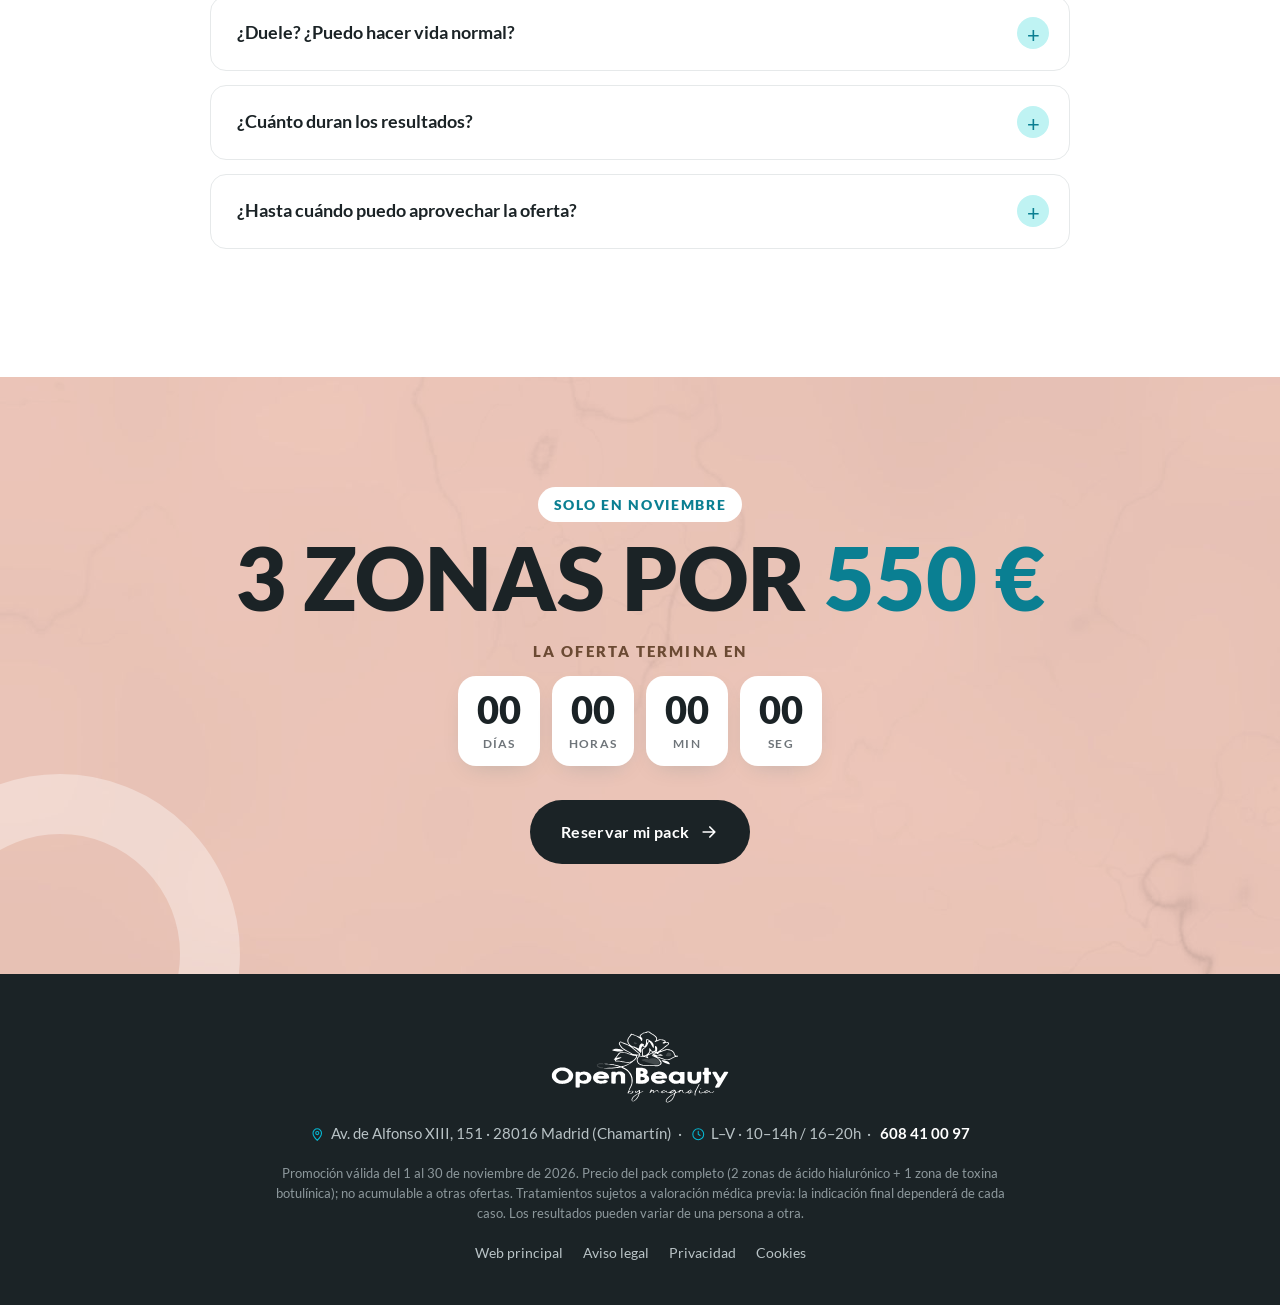
<file: oferta-octubre.html>
<!DOCTYPE html>
<html lang="es">
<head>
  <meta charset="UTF-8">
  <meta name="viewport" content="width=device-width, initial-scale=1">
  <title>Ácido hialurónico + bótox por 550 € · Oferta noviembre · Open Beauty Chamartín</title>
  <meta name="description" content="Solo en noviembre: 2 zonas de ácido hialurónico + 1 zona de bótox por 550 € en Open Beauty (Chamartín, Madrid). Tú eliges las zonas. Valoración gratuita y resultados naturales.">
  <meta name="robots" content="noindex, follow">
  <meta name="theme-color" content="#06b5d0">
  <link rel="icon" href="assets/img/favicon.png" type="image/png">

  <meta property="og:type" content="website">
  <meta property="og:title" content="Pack Armonía · Solo en noviembre · 550 €">
  <meta property="og:description" content="2 zonas de ácido hialurónico + 1 zona de bótox por 550 €. Open Beauty, Chamartín (Madrid).">
  <meta property="og:locale" content="es_ES">

  <link rel="preload" href="assets/fonts/lato-latin-900-normal.woff2" as="font" type="font/woff2" crossorigin>
  <link rel="preload" href="assets/fonts/sacramento-latin-400-normal.woff2" as="font" type="font/woff2" crossorigin>
  <link rel="stylesheet" href="css/styles.css">
  <link rel="stylesheet" href="css/oferta.css">

  <!-- GOOGLE ADS: pega aquí la etiqueta global (gtag.js) de tu cuenta -->
</head>
<body class="lp">

<svg width="0" height="0" style="position:absolute" aria-hidden="true">
  <defs>
    <symbol id="i-drop" viewBox="0 0 48 48"><path d="M24 5c7 9 13 16.5 13 24a13 13 0 0 1-26 0C11 21.5 17 14 24 5Z" fill="none" stroke="currentColor" stroke-width="2"/><path d="M18 31a6 6 0 0 0 6 6" fill="none" stroke="currentColor" stroke-width="2" stroke-linecap="round"/></symbol>
    <symbol id="i-smooth" viewBox="0 0 48 48"><g fill="none" stroke="currentColor" stroke-width="2" stroke-linecap="round"><path d="M8 16c5-4 10-4 16 0s11 4 16 0" opacity=".35"/><path d="M8 24c5-4 10-4 16 0s11 4 16 0" opacity=".65"/><path d="M8 32h32"/><path d="M36 6l1.5 3 3 1.5-3 1.5L36 15l-1.5-3-3-1.5 3-1.5z"/></g></symbol>
    <symbol id="i-arrow" viewBox="0 0 24 24"><path d="M5 12h14M13 6l6 6-6 6" fill="none" stroke="currentColor" stroke-width="2" stroke-linecap="round" stroke-linejoin="round"/></symbol>
    <symbol id="i-pin" viewBox="0 0 24 24"><g fill="none" stroke="currentColor" stroke-width="1.8"><path d="M12 22s7-6.2 7-12a7 7 0 0 0-14 0c0 5.8 7 12 7 12Z"/><circle cx="12" cy="10" r="2.6"/></g></symbol>
    <symbol id="i-clock" viewBox="0 0 24 24"><g fill="none" stroke="currentColor" stroke-width="1.8" stroke-linecap="round"><circle cx="12" cy="12" r="9"/><path d="M12 7v5l3 2"/></g></symbol>
    <symbol id="i-phone" viewBox="0 0 24 24"><path fill="none" stroke="currentColor" stroke-width="1.8" stroke-linejoin="round" d="M5 3h4l2 5-2.5 1.5a11 11 0 0 0 6 6L16 13l5 2v4a2 2 0 0 1-2 2A17 17 0 0 1 3 5a2 2 0 0 1 2-2Z"/></symbol>
    <symbol id="i-check" viewBox="0 0 24 24"><path d="m5 12.5 4.5 4.5L19 7.5" fill="none" stroke="currentColor" stroke-width="2.2" stroke-linecap="round" stroke-linejoin="round"/></symbol>
    <symbol id="i-star" viewBox="0 0 24 24"><path fill="currentColor" d="M12 2.8l2.8 5.9 6.4.8-4.7 4.4 1.2 6.4L12 17.2l-5.7 3.1 1.2-6.4-4.7-4.4 6.4-.8z"/></symbol>
    <symbol id="i-google" viewBox="0 0 24 24"><path fill="#4285F4" d="M22.6 12.3c0-.8-.1-1.5-.2-2.3H12v4.3h5.9a5 5 0 0 1-2.2 3.3v2.8h3.6c2.1-1.9 3.3-4.8 3.3-8.1Z"/><path fill="#34A853" d="M12 23c3 0 5.5-1 7.3-2.7l-3.6-2.8c-1 .7-2.2 1.1-3.7 1.1-2.9 0-5.3-1.9-6.2-4.5H2.1v2.9A11 11 0 0 0 12 23Z"/><path fill="#FBBC05" d="M5.8 14.1a6.6 6.6 0 0 1 0-4.2V7H2.1a11 11 0 0 0 0 10l3.7-2.9Z"/><path fill="#EA4335" d="M12 5.4c1.6 0 3.1.6 4.2 1.7l3.2-3.2A11 11 0 0 0 2.1 7l3.7 2.9C6.7 7.3 9.1 5.4 12 5.4Z"/></symbol>
    <symbol id="i-shield" viewBox="0 0 24 24"><g fill="none" stroke="currentColor" stroke-width="1.8" stroke-linejoin="round"><path d="M12 3 5 6v5c0 4.5 3 8.4 7 10 4-1.6 7-5.5 7-10V6z"/><path d="m9 12 2 2 4-4" stroke-linecap="round"/></g></symbol>
    <symbol id="i-gift" viewBox="0 0 24 24"><g fill="none" stroke="currentColor" stroke-width="1.8" stroke-linejoin="round"><rect x="3" y="8" width="18" height="4" rx="1"/><path d="M5 12v8h14v-8M12 8v12M12 8S10.5 3.5 8 4.5 9 8 12 8Zm0 0s1.5-4.5 4-3.5S15 8 12 8Z"/></g></symbol>
  </defs>
</svg>

<!-- ============ BARRA DE URGENCIA ============ -->
<div class="lp-urgency" id="urgency">
  <div class="container lp-urgency__inner">
    <p><span class="dot"></span> <strong>Oferta exclusiva de noviembre</strong> <span class="lp-hide-sm">· 2 zonas de hialurónico + 1 de bótox por 550 €</span></p>
    <p class="lp-urgency__count" aria-live="off">Termina en <span class="cd" data-countdown="inline">—</span></p>
  </div>
</div>

<!-- ============ HEADER (sin menú: un único objetivo) ============ -->
<header class="lp-header">
  <div class="container lp-header__inner">
    <a href="index.html" class="brand" aria-label="Open Beauty by magnolia">
      <img src="assets/logo.svg" alt="Open Beauty by magnolia" width="745" height="308">
    </a>
    <div class="lp-header__actions">
      <a href="tel:+34608410097" class="lp-header__tel" data-track="tel"><svg><use href="#i-phone"/></svg> <span>608 41 00 97</span></a>
      <a href="#reserva" class="btn btn--teal">Quiero mi pack</a>
    </div>
  </div>
</header>

<main>

<!-- ============ HERO + FORMULARIO ============ -->
<section class="lp-hero marble" id="inicio">
  <div class="lp-hero__flower" aria-hidden="true"></div>
  <div class="container lp-hero__grid">

    <div class="lp-hero__copy">
      <p class="eyebrow">Medicina estética · Chamartín, Madrid</p>
      <h1 class="lp-title">
        Pack Armonía
        <span class="script">solo en noviembre</span>
      </h1>

      <div class="offer">
        <div class="offer__ribbon">Precio especial · Solo noviembre</div>
        <ul class="offer__items">
          <li>
            <span class="offer__qty">2</span>
            <span class="offer__txt"><strong>zonas de ácido hialurónico</strong><small>Labios, ojeras, surcos, pómulos, mentón…</small></span>
          </li>
          <li class="offer__plus" aria-hidden="true">+</li>
          <li>
            <span class="offer__qty">1</span>
            <span class="offer__txt"><strong>zona de bótox</strong><small>Frente, entrecejo o patas de gallo</small></span>
          </li>
        </ul>
        <div class="offer__price">
          <span class="offer__por">por solo</span>
          <span class="offer__num">550<sup>€</sup></span>
          <span class="offer__old" id="oldPrice" hidden></span>
        </div>
        <p class="offer__note">Menos de <strong>185 € por zona</strong> · Valoración previa <strong>gratuita</strong></p>
      </div>

      <p class="lp-lead">Rejuvenece tu rostro en <strong>una sola visita</strong>: aportamos volumen e hidratación donde lo necesitas y suavizamos las arrugas de expresión. <strong>Tú eliges las zonas</strong>; nosotras diseñamos un resultado natural y armónico que respeta tus rasgos: <strong>más descansada, más luminosa y siempre tú</strong>.</p>

      <ul class="lp-trust">
        <li><span class="stars" aria-hidden="true"><svg><use href="#i-star"/></svg><svg><use href="#i-star"/></svg><svg><use href="#i-star"/></svg><svg><use href="#i-star"/></svg><svg><use href="#i-star"/></svg></span> <strong>5,0</strong> en Google</li>
        <li><svg class="ok"><use href="#i-check"/></svg> Resultados naturales</li>
        <li><svg class="ok"><use href="#i-check"/></svg> Sin compromiso</li>
      </ul>
    </div>

    <!-- FORMULARIO (FormSubmit → openbeautybymg@gmail.com) -->
    <div class="lp-form-wrap" id="reserva">
      <form class="form lp-form" id="leadForm" action="https://formsubmit.co/openbeautybymg@gmail.com" method="POST" novalidate>
        <div class="lp-form__head">
          <p class="lp-form__tag"><svg><use href="#i-gift"/></svg> Oferta de noviembre</p>
          <h2>Pide tu cita <span class="script">en 30 segundos</span></h2>
          <p>Déjanos tus datos y te llamamos para darte cita. Sin compromiso.</p>
        </div>

        <!-- Configuración de FormSubmit -->
        <input type="hidden" name="_subject" value="🌸 Nuevo lead · Pack Armonía Noviembre (550 €)">
        <input type="hidden" name="_template" value="table">
        <input type="hidden" name="_captcha" value="false">
        <input type="hidden" name="_next" value="">
        <input type="text" name="_honey" class="lp-honey" tabindex="-1" autocomplete="off" aria-hidden="true">
        <input type="hidden" name="Oferta" value="Pack Armonía Noviembre · 2 zonas hialurónico + 1 zona bótox · 550 €">
        <input type="hidden" name="Zonas elegidas" id="fZonas" value="Las decidimos en la valoración">
        <input type="hidden" name="Origen" id="fOrigen" value="">

        <label class="field">
          <span>Nombre</span>
          <input type="text" name="Nombre" autocomplete="given-name" required placeholder="Tu nombre">
        </label>
        <label class="field">
          <span>Teléfono</span>
          <input type="tel" name="Teléfono" autocomplete="tel" inputmode="tel" required placeholder="600 000 000">
        </label>
        <label class="field">
          <span>Email <em>(opcional)</em></span>
          <input type="email" name="email" autocomplete="email" placeholder="tu@email.com">
        </label>

        <div class="lp-zones-mini" id="zonesMini">
          <span>Tus zonas:</span> <strong id="zonesMiniTxt">aún sin elegir</strong>
          <a href="#zonas" class="lp-zones-mini__edit" id="zonesMiniBtn">Elegir zonas</a>
        </div>

        <fieldset class="field field--radios">
          <legend>¿Cuándo te llamamos?</legend>
          <label class="pill"><input type="radio" name="Mejor momento" value="Mañana" checked><span>Mañana</span></label>
          <label class="pill"><input type="radio" name="Mejor momento" value="Tarde"><span>Tarde</span></label>
          <label class="pill"><input type="radio" name="Mejor momento" value="Indiferente"><span>Indiferente</span></label>
        </fieldset>

        <label class="check">
          <input type="checkbox" name="Acepta privacidad" value="Sí" required>
          <span>Acepto la <a href="#" data-legal="privacidad">política de privacidad</a> y que me contactéis por teléfono o email.</span>
        </label>
        <p class="form__error" id="formError" role="alert"></p>

        <button type="submit" class="btn btn--teal btn--lg btn--block lp-submit" id="submitBtn">
          <span>Quiero mi Pack Armonía</span> <svg><use href="#i-arrow"/></svg>
        </button>
        <p class="lp-form__safe"><svg><use href="#i-shield"/></svg> Tus datos son confidenciales. Solo los usamos para darte cita.</p>

        <div class="lp-form__or"><span>o si lo prefieres</span></div>
        <a href="tel:+34608410097" class="btn btn--ghost btn--block lp-call" data-track="tel">
          <svg><use href="#i-phone"/></svg> Llamar ahora · 608 41 00 97
        </a>
      </form>
    </div>

  </div>
</section>

<!-- ============ BANDA DE CONFIANZA ============ -->
<div class="lp-band">
  <div class="container lp-band__grid">
    <div><strong>5,0 ★</strong><span>Valoración en Google</span></div>
    <div><strong>3 zonas</strong><span>En una sola visita</span></div>
    <div><strong>0 €</strong><span>Valoración previa</span></div>
    <div><strong>Chamartín</strong><span>Av. de Alfonso XIII, 151</span></div>
  </div>
</div>

<!-- ============ ELIGE TUS ZONAS ============ -->
<section class="section" id="zonas">
  <div class="container">
    <header class="section__head">
      <p class="kicker">tú eliges</p>
      <h2 class="h2">Diseña <strong>tu pack</strong></h2>
      <p class="section__lead">Marca las zonas que te gustaría tratar. Si aún no lo tienes claro, no pasa nada: lo vemos juntas en la valoración gratuita.</p>
    </header>

    <div class="picker">
      <div class="picker__group" data-group="ha" data-max="2">
        <div class="picker__head">
          <span class="picker__icon"><svg><use href="#i-drop"/></svg></span>
          <div>
            <h3>Ácido hialurónico</h3>
            <p>Volumen, hidratación y contorno · <strong class="picker__count" data-count>0/2</strong></p>
          </div>
        </div>
        <div class="picker__opts">
          <button type="button" class="zone-btn" data-zone="Labios"><b>Labios</b><small>Hidratación, perfilado o volumen</small></button>
          <button type="button" class="zone-btn" data-zone="Ojeras"><b>Ojeras</b><small>Surco lagrimal y mirada cansada</small></button>
          <button type="button" class="zone-btn" data-zone="Surco nasogeniano"><b>Surco nasogeniano</b><small>Pliegue de nariz a boca</small></button>
          <button type="button" class="zone-btn" data-zone="Pómulos"><b>Pómulos</b><small>Proyección y efecto lifting</small></button>
          <button type="button" class="zone-btn" data-zone="Líneas de marioneta"><b>Líneas de marioneta</b><small>Comisuras de la boca</small></button>
          <button type="button" class="zone-btn" data-zone="Mentón"><b>Mentón</b><small>Perfil más equilibrado</small></button>
          <button type="button" class="zone-btn" data-zone="Mandíbula"><b>Mandíbula</b><small>Óvalo facial definido</small></button>
        </div>
      </div>

      <div class="picker__group picker__group--btx" data-group="btx" data-max="1">
        <div class="picker__head">
          <span class="picker__icon"><svg><use href="#i-smooth"/></svg></span>
          <div>
            <h3>Bótox</h3>
            <p>Arrugas de expresión · <strong class="picker__count" data-count>0/1</strong></p>
          </div>
        </div>
        <div class="picker__opts">
          <button type="button" class="zone-btn" data-zone="Frente"><b>Frente</b><small>Líneas horizontales</small></button>
          <button type="button" class="zone-btn" data-zone="Entrecejo"><b>Entrecejo</b><small>Gesto de cansancio o enfado</small></button>
          <button type="button" class="zone-btn" data-zone="Patas de gallo"><b>Patas de gallo</b><small>Mirada más fresca</small></button>
        </div>
      </div>

      <aside class="picker__summary" aria-live="polite">
        <p class="picker__label">Tu Pack Armonía</p>
        <ul class="picker__list" id="pickList">
          <li class="is-empty"><span>1</span> Hialurónico · elige zona</li>
          <li class="is-empty"><span>2</span> Hialurónico · elige zona</li>
          <li class="is-empty"><span>3</span> Bótox · elige zona</li>
        </ul>
        <p class="picker__total"><span>Total</span> <strong>550 €</strong></p>
        <a href="#reserva" class="btn btn--teal btn--lg btn--block" id="pickCta">Reservar con estas zonas <svg><use href="#i-arrow"/></svg></a>
        <p class="picker__fine">Las zonas definitivas se confirman en la valoración médica.</p>
      </aside>
    </div>
  </div>
</section>

<!-- ============ OPINIONES ============ -->
<section class="section section--soft" id="opiniones">
  <div class="container">
    <div class="reviews__head">
      <div>
        <p class="kicker">ellas ya lo han probado</p>
        <h2 class="h2">Opiniones <strong>reales</strong></h2>
      </div>
      <a class="gscore" href="https://www.google.com/maps/search/?api=1&query=Open+Beauty+Av.+de+Alfonso+XIII+151+Madrid" target="_blank" rel="noopener">
        <svg class="gscore__g"><use href="#i-google"/></svg>
        <span class="gscore__num">5,0</span>
        <span class="gscore__meta"><span class="stars"><svg><use href="#i-star"/></svg><svg><use href="#i-star"/></svg><svg><use href="#i-star"/></svg><svg><use href="#i-star"/></svg><svg><use href="#i-star"/></svg></span><small>Valoración en Google</small></span>
      </a>
    </div>

    <div class="lp-reviews">
      <article class="review lp-review">
        <div class="review__top"><span class="stars" aria-label="5 de 5 estrellas"><svg><use href="#i-star"/></svg><svg><use href="#i-star"/></svg><svg><use href="#i-star"/></svg><svg><use href="#i-star"/></svg><svg><use href="#i-star"/></svg></span><svg class="review__g" aria-hidden="true"><use href="#i-google"/></svg></div>
        <blockquote>“Encantada con el trato de Milena y Andrea y con el resultado del ácido hialurónico en las patas de gallo y los labios. Si repito, ¡lo haré con ellas!”</blockquote>
        <footer class="review__author"><span class="review__avatar">L</span><span><strong>Laura</strong><small>Ácido hialurónico</small></span></footer>
      </article>
      <article class="review lp-review">
        <div class="review__top"><span class="stars" aria-label="5 de 5 estrellas"><svg><use href="#i-star"/></svg><svg><use href="#i-star"/></svg><svg><use href="#i-star"/></svg><svg><use href="#i-star"/></svg><svg><use href="#i-star"/></svg></span><svg class="review__g" aria-hidden="true"><use href="#i-google"/></svg></div>
        <blockquote>“Me puse relleno de pómulos. La Dra. súper delicada, te lo explica muy bien, y la persona que la ayuda un encanto.”</blockquote>
        <footer class="review__author"><span class="review__avatar">A</span><span><strong>Ana</strong><small>Pómulos</small></span></footer>
      </article>
      <article class="review lp-review">
        <div class="review__top"><span class="stars" aria-label="5 de 5 estrellas"><svg><use href="#i-star"/></svg><svg><use href="#i-star"/></svg><svg><use href="#i-star"/></svg><svg><use href="#i-star"/></svg><svg><use href="#i-star"/></svg></span><svg class="review__g" aria-hidden="true"><use href="#i-google"/></svg></div>
        <blockquote>“El tratamiento que me he hecho ha resultado una experiencia muy agradable, en gran parte por las profesionales que me han atendido. Gracias Milena y Andrea por el trato recibido y también por vuestra gran simpatía.”</blockquote>
        <footer class="review__author"><span class="review__avatar">D</span><span><strong>David</strong><small>Tratamiento facial</small></span></footer>
      </article>
    </div>
  </div>
</section>

<!-- ============ CÓMO FUNCIONA ============ -->
<section class="section section--teal" id="como">
  <div class="method__flower" aria-hidden="true"></div>
  <div class="container">
    <header class="section__head section__head--light">
      <p class="kicker kicker--light">así de fácil</p>
      <h2 class="h2">Tu pack <strong>en 3 pasos</strong></h2>
    </header>
    <ol class="steps lp-steps">
      <li class="step"><span class="step__n">01</span><h3>Déjanos tus datos</h3><p>Rellena el formulario en 30 segundos o llámanos directamente.</p></li>
      <li class="step"><span class="step__n">02</span><h3>Te llamamos</h3><p>Resolvemos tus dudas y buscamos el día y la hora que mejor te vengan.</p></li>
      <li class="step"><span class="step__n">03</span><h3>Valoración y tratamiento</h3><p>Estudiamos tu rostro, confirmamos las zonas y, si quieres, te tratamos ese mismo día.</p></li>
    </ol>
    <div class="lp-center"><a href="#reserva" class="btn btn--white btn--lg">Reservar mi Pack Armonía <svg><use href="#i-arrow"/></svg></a></div>
  </div>
</section>

<!-- ============ FAQ ============ -->
<section class="section" id="faq">
  <div class="container faq">
    <header class="section__head">
      <p class="kicker">dudas frecuentes</p>
      <h2 class="h2">Antes de <strong>reservar</strong></h2>
    </header>
    <div class="accordion">
      <details class="acc" open>
        <summary>¿Qué incluye exactamente el Pack Armonía?</summary>
        <div class="acc__body"><p>Dos zonas de ácido hialurónico y una zona de toxina botulínica (bótox) por 550 €, más la valoración previa gratuita en la que estudiamos tu rostro y confirmamos contigo las zonas que más te favorecen.</p></div>
      </details>
      <details class="acc">
        <summary>¿Puedo elegir las zonas que quiera?</summary>
        <div class="acc__body"><p>Sí, tú decides. Puedes marcarlas ya en esta página o dejarlo para la valoración: te aconsejaremos con honestidad qué combinación te dará un resultado más armónico y natural.</p></div>
      </details>
      <details class="acc">
        <summary>¿Se va a notar “artificial”?</summary>
        <div class="acc__body"><p>Es justo lo que evitamos. Trabajamos con técnicas y dosis ajustadas a tu anatomía para que te veas descansada y luminosa, sin perder tu expresión ni tus rasgos.</p></div>
      </details>
      <details class="acc">
        <summary>¿Duele? ¿Puedo hacer vida normal?</summary>
        <div class="acc__body"><p>Las molestias suelen ser leves y la sesión es rápida. En la mayoría de casos puedes seguir con tu día; puede aparecer una ligera rojez o inflamación pasajera. Te damos por escrito todas las recomendaciones.</p></div>
      </details>
      <details class="acc">
        <summary>¿Cuánto duran los resultados?</summary>
        <div class="acc__body"><p>Como orientación, el bótox suele durar entre 4 y 6 meses y el ácido hialurónico entre 6 y 12 meses o más, según la zona y cada persona.</p></div>
      </details>
      <details class="acc">
        <summary>¿Hasta cuándo puedo aprovechar la oferta?</summary>
        <div class="acc__body"><p>Solo durante noviembre. Rellena el formulario o llámanos antes de que termine el mes y te guardamos el precio de 550 €.</p></div>
      </details>
    </div>
  </div>
</section>

<!-- ============ CTA FINAL ============ -->
<section class="lp-final">
  <div class="container lp-final__inner">
    <p class="promo__kicker">Solo en noviembre</p>
    <h2 class="lp-final__title">3 zonas por <span>550 €</span></h2>
    <p class="lp-final__count">La oferta termina en</p>
    <div class="countdown" data-countdown="blocks" aria-live="off">
      <div><b data-u="d">--</b><span>días</span></div>
      <div><b data-u="h">--</b><span>horas</span></div>
      <div><b data-u="m">--</b><span>min</span></div>
      <div><b data-u="s">--</b><span>seg</span></div>
    </div>
    <div class="lp-final__ctas">
      <a href="#reserva" class="btn btn--dark btn--lg">Reservar mi pack <svg><use href="#i-arrow"/></svg></a>
      <a href="tel:+34608410097" class="btn btn--white btn--lg lp-call" data-track="tel"><svg><use href="#i-phone"/></svg> Llamar ahora</a>
    </div>
  </div>
</section>

</main>

<footer class="lp-footer">
  <div class="container">
    <img src="assets/logo-white.svg" alt="Open Beauty by magnolia" width="745" height="308" class="lp-footer__logo">
    <p class="lp-footer__addr"><svg><use href="#i-pin"/></svg> Av. de Alfonso XIII, 151 · 28016 Madrid (Chamartín) &nbsp;·&nbsp; <svg><use href="#i-clock"/></svg> L–V · 10–14h / 16–20h &nbsp;·&nbsp; <a href="tel:+34608410097" data-track="tel">608 41 00 97</a></p>
    <p class="lp-footer__legal">Promoción válida del 1 al 30 de noviembre de 2026. Precio del pack completo (2 zonas de ácido hialurónico + 1 zona de toxina botulínica); no acumulable a otras ofertas. Tratamientos sujetos a valoración médica previa: la indicación final dependerá de cada caso. Los resultados pueden variar de una persona a otra.</p>
    <nav class="lp-footer__nav" aria-label="Legal">
      <a href="index.html">Web principal</a>
      <a href="#" data-legal="aviso">Aviso legal</a>
      <a href="#" data-legal="privacidad">Privacidad</a>
      <a href="#" data-legal="cookies">Cookies</a>
    </nav>
  </div>
</footer>

<!-- Barra fija móvil -->
<div class="mbar lp-mbar">
  <a href="tel:+34608410097" class="mbar__call" data-track="tel"><svg><use href="#i-phone"/></svg> Llamar</a>
  <a href="#reserva" class="mbar__wa">Quiero mi pack · 550 €</a>
</div>

<dialog class="modal" id="legalModal">
  <button class="modal__close" aria-label="Cerrar" data-close>×</button>
  <h3 id="legalTitle"></h3>
  <div id="legalBody"></div>
</dialog>

<script src="js/oferta.js"></script>
</body>
</html>
</file>
<file: css/styles.css>
/* =========================================================
   OPEN BEAUTY by magnolia — Estilos
   Paleta y tipografías en :root (edítalas aquí)
   ========================================================= */
@font-face { font-family: "Lato"; font-style: normal; font-weight: 300; font-display: swap; src: url("../assets/fonts/lato-latin-300-normal.woff2") format("woff2"); }
@font-face { font-family: "Lato"; font-style: normal; font-weight: 400; font-display: swap; src: url("../assets/fonts/lato-latin-400-normal.woff2") format("woff2"); }
@font-face { font-family: "Lato"; font-style: normal; font-weight: 700; font-display: swap; src: url("../assets/fonts/lato-latin-700-normal.woff2") format("woff2"); }
@font-face { font-family: "Lato"; font-style: normal; font-weight: 900; font-display: swap; src: url("../assets/fonts/lato-latin-900-normal.woff2") format("woff2"); }
@font-face { font-family: "Sacramento"; font-style: normal; font-weight: 400; font-display: swap; src: url("../assets/fonts/sacramento-latin-400-normal.woff2") format("woff2"); }

:root {
  --teal: #06b5d0;          /* turquesa del logo */
  --teal-600: #049bb3;
  --teal-700: #0a7f92;
  --teal-900: #0b4f5b;
  --aqua: #bff3f3;          /* etiquetas tipo "ATENCIÓN" */
  --ink: #1b2326;           /* negro de los flyers */
  --gray: #5c5d63;          /* gris de la magnolia */
  --muted: #6e7479;
  --line: #e6e9ea;
  --white: #ffffff;
  --marble: #f7f7f6;
  --peach: #f7d6bd;         /* melocotón flyer horario */
  --peach-soft: #fcefe5;
  --blush: #f3cbbd;         /* rosa papel flyer hialurónico */
  --orange: #ef9a31;        /* naranja PRP */

  --ff-sans: "Lato", system-ui, -apple-system, "Segoe UI", Roboto, sans-serif;
  --ff-script: "Sacramento", "Brush Script MT", cursive;

  --radius: 28px;
  --radius-sm: 16px;
  --shadow: 0 20px 50px -20px rgba(11, 79, 91, .25);
  --shadow-sm: 0 8px 24px -12px rgba(11, 79, 91, .25);
  --ease: cubic-bezier(.2, .7, .2, 1);
  --header-h: 96px;
}

*,
*::before,
*::after { box-sizing: border-box; }

html { scroll-behavior: smooth; scroll-padding-top: calc(var(--header-h) + 12px); }
body {
  margin: 0;
  font-family: var(--ff-sans);
  font-size: 17px;
  line-height: 1.65;
  color: var(--ink);
  background: var(--white);
  -webkit-font-smoothing: antialiased;
  overflow-x: hidden;
}
img { max-width: 100%; display: block; }
a { color: inherit; text-decoration: none; }
button { font: inherit; cursor: pointer; }
h1, h2, h3, h4 { margin: 0; line-height: 1.15; }
p { margin: 0 0 1em; }
svg { width: 1em; height: 1em; flex: none; }

.container { width: min(1200px, 100% - 48px); margin-inline: auto; }

.marble { background: var(--marble) url("../assets/img/marble.jpg") center / cover; }

.script { font-family: var(--ff-script); font-weight: 400; text-transform: none; letter-spacing: 0; }

/* ---------- Botones ---------- */
.btn {
  --bg: var(--teal); --fg: #fff;
  display: inline-flex; align-items: center; justify-content: center; gap: .6em;
  padding: .85em 1.5em;
  border-radius: 999px;
  border: 2px solid transparent;
  background: var(--bg); color: var(--fg);
  font-weight: 700; font-size: 15px; letter-spacing: .02em;
  transition: transform .3s var(--ease), box-shadow .3s var(--ease), background .3s, color .3s, border-color .3s;
  white-space: nowrap;
}
.btn svg { font-size: 1.25em; }
.btn:hover { transform: translateY(-2px); box-shadow: 0 14px 28px -12px rgba(6, 181, 208, .65); }
.btn--teal { background: linear-gradient(135deg, var(--teal), var(--teal-600)); }
.btn--teal:hover { background: linear-gradient(135deg, var(--teal-600), var(--teal-700)); }
.btn--ghost { --bg: transparent; --fg: var(--ink); border-color: rgba(27, 35, 38, .18); }
.btn--ghost:hover { border-color: var(--teal); color: var(--teal-700); box-shadow: none; }
.btn--ghost svg { transition: transform .3s var(--ease); }
.btn--ghost:hover svg { transform: translateX(4px); }
.btn--white { --bg: #fff; --fg: var(--teal-700); }
.btn--dark { --bg: var(--ink); --fg: #fff; }
.btn--dark:hover { box-shadow: 0 14px 28px -12px rgba(0, 0, 0, .5); }
.btn--lg { padding: 1.05em 1.8em; font-size: 16px; }
.btn--sm { padding: .6em 1.2em; font-size: 14px; }
.btn--block { width: 100%; }

/* ---------- Topbar ---------- */
.topbar { background: var(--ink); color: #dfe7e9; font-size: 13.5px; }
.topbar__inner { display: flex; justify-content: space-between; align-items: center; gap: 16px; min-height: 40px; }
.topbar p { margin: 0; display: flex; align-items: center; gap: 8px; }
.topbar strong { color: #fff; }
.topbar .dot { width: 8px; height: 8px; border-radius: 50%; background: var(--teal); box-shadow: 0 0 0 0 rgba(6, 181, 208, .7); animation: pulse 2s infinite; }
.topbar__links { display: flex; gap: 24px; }
.topbar__links a { display: inline-flex; align-items: center; gap: 6px; opacity: .85; transition: opacity .2s, color .2s; }
.topbar__links a:hover { opacity: 1; color: var(--teal); }
@keyframes pulse { 70% { box-shadow: 0 0 0 8px rgba(6, 181, 208, 0); } 100% { box-shadow: 0 0 0 0 rgba(6, 181, 208, 0); } }

/* ---------- Header ---------- */
.header {
  position: sticky; top: 0; z-index: 50;
  background: rgba(255, 255, 255, .82);
  backdrop-filter: saturate(160%) blur(14px);
  -webkit-backdrop-filter: saturate(160%) blur(14px);
  border-bottom: 1px solid transparent;
  transition: border-color .3s, box-shadow .3s;
}
.header.is-scrolled { border-color: var(--line); box-shadow: 0 10px 30px -20px rgba(0, 0, 0, .2); }
.header__inner { display: flex; align-items: center; justify-content: space-between; height: var(--header-h); }
.brand img { height: 72px; width: auto; transform-origin: left center; transition: transform .3s var(--ease); will-change: transform; }
.header.is-scrolled .brand img { transform: scale(.82); }

.nav { display: flex; align-items: center; gap: 30px; font-size: 15px; font-weight: 700; }
.nav > a:not(.btn) { position: relative; color: var(--gray); padding: 6px 0; transition: color .2s; }
.nav > a:not(.btn)::after {
  content: ""; position: absolute; left: 0; right: 0; bottom: 0; height: 2px; border-radius: 2px;
  background: var(--teal); transform: scaleX(0); transform-origin: left; transition: transform .35s var(--ease);
}
.nav > a:not(.btn):hover, .nav > a.is-active { color: var(--ink); }
.nav > a:not(.btn):hover::after, .nav > a.is-active::after { transform: scaleX(1); }

.burger { display: none; width: 46px; height: 46px; border: 0; border-radius: 50%; background: var(--peach-soft); position: relative; }
.burger span { position: absolute; left: 13px; right: 13px; height: 2px; background: var(--ink); border-radius: 2px; transition: transform .3s var(--ease), opacity .2s; }
.burger span:nth-child(1) { top: 16px; } .burger span:nth-child(2) { top: 22px; } .burger span:nth-child(3) { top: 28px; }
.burger[aria-expanded="true"] span:nth-child(1) { transform: translateY(6px) rotate(45deg); }
.burger[aria-expanded="true"] span:nth-child(2) { opacity: 0; }
.burger[aria-expanded="true"] span:nth-child(3) { transform: translateY(-6px) rotate(-45deg); }

/* ---------- Hero ---------- */
.hero { position: relative; overflow: hidden; padding: clamp(48px, 7vw, 96px) 0 clamp(72px, 9vw, 120px); }
.hero::before { /* halo melocotón */
  content: ""; position: absolute; width: 620px; height: 620px; border-radius: 50%;
  left: -260px; top: -240px; background: radial-gradient(circle, rgba(247, 214, 189, .9), rgba(247, 214, 189, 0) 70%);
}
.hero::after {
  content: ""; position: absolute; width: 520px; height: 520px; border-radius: 50%;
  right: -200px; bottom: -260px; border: 70px solid rgba(239, 154, 49, .22);
}
.hero__flower {
  position: absolute; width: 520px; aspect-ratio: 360/160; left: 30%; bottom: -40px; opacity: .08;
  background: url("../assets/flower-gray.svg") center / contain no-repeat;
}
.hero__grid { position: relative; z-index: 1; display: grid; grid-template-columns: 1.05fr .95fr; gap: 56px; align-items: center; }

.eyebrow {
  display: inline-flex; align-items: center; gap: 10px; margin-bottom: 22px;
  font-size: 13px; font-weight: 700; letter-spacing: .16em; text-transform: uppercase; color: var(--teal-700);
}
.eyebrow::before { content: ""; width: 34px; height: 2px; background: var(--teal); }

.hero__title {
  font-size: clamp(44px, 6.2vw, 82px); font-weight: 900; letter-spacing: -.02em; text-transform: uppercase; line-height: .98; color: var(--ink);
}
.hero__title .script {
  display: block; margin-top: .08em; color: var(--teal);
  font-size: .92em; line-height: 1.05; letter-spacing: 0; transform: rotate(-3deg); transform-origin: left;
}
.hero__lead { max-width: 540px; margin: 26px 0 34px; font-size: 18.5px; color: #3e4549; }
.hero__lead strong { color: var(--teal-700); }
.hero__ctas { display: flex; flex-wrap: wrap; gap: 14px; }
.hero__trust { list-style: none; padding: 0; margin: 34px 0 0; display: flex; flex-wrap: wrap; gap: 10px 26px; font-size: 14.5px; font-weight: 700; color: var(--gray); }
.hero__trust li { display: flex; align-items: center; gap: 8px; }
.hero__trust svg { color: #fff; background: var(--teal); border-radius: 50%; padding: 3px; font-size: 20px; }

.hero__visual { position: relative; height: 580px; }
.arch {
  position: absolute; inset: 0 20px 70px 120px;
  border-radius: 999px 999px var(--radius) var(--radius);
  background:
    radial-gradient(120% 80% at 50% 0%, rgba(255, 255, 255, .25), transparent 60%),
    linear-gradient(160deg, #19c4dc 0%, var(--teal) 40%, var(--teal-700) 100%);
  box-shadow: var(--shadow);
  overflow: hidden;
}
.arch::after { /* textura mármol sutil */
  content: ""; position: absolute; inset: 0; background: url("../assets/img/marble.jpg") center / cover; mix-blend-mode: soft-light; opacity: .55;
}
.arch__flower {
  position: absolute; left: 8%; right: 8%; top: 17%; aspect-ratio: 360/160; background: url("../assets/flower-white.svg") center / contain no-repeat; opacity: .95;
  animation: float 9s ease-in-out infinite;
}
.arch__script {
  position: absolute; left: 0; right: 0; top: 46%; text-align: center; margin: 0;
  font-family: var(--ff-script); color: rgba(255, 255, 255, .9); font-size: 64px; line-height: 1; transform: rotate(-4deg);
}
@keyframes float { 50% { transform: translateY(-12px) rotate(-1.5deg); } }

.hero__photo { position: absolute; margin: 0; border-radius: 24px; overflow: hidden; box-shadow: var(--shadow); border: 6px solid #fff; background: #fff; }
.hero__photo img { width: 100%; height: 100%; object-fit: cover; }
.hero__review {
  position: absolute; left: 0; bottom: 40px; z-index: 2; display: flex; align-items: center; gap: 12px;
  padding: 16px 22px; background: #fff; border-radius: 22px; box-shadow: var(--shadow); transform: rotate(-3deg);
  transition: transform .35s var(--ease), box-shadow .35s var(--ease);
}
.hero__review:hover { transform: rotate(-1deg) translateY(-3px); }
.hero__review-g { font-size: 32px; }
.hero__review-num { font-size: 40px; font-weight: 900; line-height: 1; color: var(--ink); }
.hero__review-meta { display: flex; flex-direction: column; gap: 3px; }
.hero__review-meta .stars svg { font-size: 17px; }
.hero__review-meta small { font-size: 12.5px; font-weight: 700; color: var(--muted); }
.hero__photo--small { width: 210px; height: 146px; right: 0; bottom: 30px; transform: rotate(4deg); }

.badge {
  position: absolute; top: 40px; left: 50px; width: 128px; height: 128px; border-radius: 50%;
  background: #fff; box-shadow: var(--shadow-sm);
  display: grid; place-content: center; text-align: center;
  animation: spinIn 1.2s var(--ease) both .4s;
}
.badge::before { content: ""; position: absolute; inset: 7px; border-radius: 50%; border: 1.5px dashed rgba(6, 181, 208, .6); animation: rotate 18s linear infinite; }
.badge__k { font-size: 12px; font-weight: 700; letter-spacing: .14em; text-transform: uppercase; color: var(--gray); }
.badge__v { font-family: var(--ff-script); font-size: 38px; line-height: 1; color: var(--orange); }
@keyframes rotate { to { transform: rotate(360deg); } }
@keyframes spinIn { from { transform: scale(.4) rotate(-40deg); opacity: 0; } }

.chip {
  position: absolute; display: inline-flex; align-items: center; gap: 8px;
  padding: 10px 16px; border-radius: 999px; background: rgba(255, 255, 255, .95);
  font-size: 13.5px; font-weight: 700; color: var(--ink); box-shadow: var(--shadow-sm);
}
.chip svg { color: var(--teal); font-size: 18px; }
.chip--hours { right: -6px; top: 70px; }

.hero__scroll { position: absolute; left: 50%; bottom: 22px; translate: -50% 0; width: 26px; height: 42px; border: 2px solid rgba(27, 35, 38, .25); border-radius: 14px; z-index: 2; }
.hero__scroll span { position: absolute; left: 50%; top: 8px; width: 4px; height: 8px; margin-left: -2px; border-radius: 2px; background: var(--teal); animation: scroll 1.8s infinite; }
@keyframes scroll { 70% { transform: translateY(12px); opacity: 0; } 100% { opacity: 0; } }

/* ---------- Marquee ---------- */
.marquee { background: var(--teal); color: #fff; overflow: hidden; padding: 18px 0; }
.marquee__track { display: flex; align-items: center; gap: 28px; width: max-content; animation: marquee 40s linear infinite; }
.marquee span { font-size: 20px; font-weight: 900; text-transform: uppercase; letter-spacing: .08em; white-space: nowrap; }
.marquee span:nth-of-type(even) { font-family: var(--ff-script); text-transform: none; font-weight: 400; font-size: 34px; letter-spacing: 0; line-height: 1; }
.marquee i { width: 8px; height: 8px; border-radius: 50%; background: var(--peach); flex: none; }
@keyframes marquee { to { transform: translateX(-50%); } }

/* ---------- Secciones ---------- */
.section { position: relative; padding: clamp(80px, 10vw, 130px) 0; }
.section--soft { background: linear-gradient(180deg, var(--peach-soft), #fff); }
.section--peach { background: var(--peach-soft); }
.section--teal { background: linear-gradient(150deg, var(--teal-700), var(--teal-900)); color: #fff; overflow: hidden; }

.section__head { max-width: 860px; margin: 0 auto 54px; text-align: center; }
.kicker { font-family: var(--ff-script); font-size: 48px; line-height: 1; color: var(--teal); margin: 0 0 6px; }
.kicker--light { color: var(--aqua); }
.h2 { font-size: clamp(32px, 4.2vw, 52px); font-weight: 300; letter-spacing: -.01em; text-transform: uppercase; }
.h2 strong { font-weight: 900; color: var(--teal-700); }
.section--teal .h2 strong { color: #fff; }
.section__lead { margin: 20px auto 0; color: var(--muted); font-size: 18px; max-width: 640px; }
.section__head--light .h2 { color: #fff; }

/* ---------- Filtros + tarjetas ---------- */
.filters { display: flex; justify-content: center; flex-wrap: wrap; gap: 10px; margin-bottom: 40px; }
.filter {
  border: 1.5px solid var(--line); background: #fff; color: var(--gray);
  padding: 10px 20px; border-radius: 999px; font-size: 14.5px; font-weight: 700; transition: all .25s;
}
.filter:hover { border-color: var(--teal); color: var(--teal-700); }
.filter.is-active { background: var(--ink); border-color: var(--ink); color: #fff; }

.cards { display: grid; grid-template-columns: repeat(4, 1fr); gap: 22px; }
.card {
  position: relative; display: flex; flex-direction: column;
  padding: 34px 28px 28px; border-radius: var(--radius); background: #fff;
  border: 1px solid var(--line);
  transition: transform .45s var(--ease), box-shadow .45s var(--ease), border-color .3s, opacity .35s;
  overflow: hidden;
}
.card::before {
  content: ""; position: absolute; inset: auto -30% -60% auto; width: 220px; height: 220px; border-radius: 50%;
  background: radial-gradient(circle, rgba(6, 181, 208, .14), transparent 70%); transition: transform .6s var(--ease);
}
.card:hover { transform: translateY(-8px); box-shadow: var(--shadow); border-color: transparent; }
.card:hover::before { transform: scale(1.6); }
.card__icon {
  width: 64px; height: 64px; border-radius: 20px; display: grid; place-items: center; margin-bottom: 22px;
  background: var(--aqua); color: var(--teal-700); font-size: 34px; transition: transform .45s var(--ease), background .3s, color .3s;
}
.card:hover .card__icon { transform: rotate(-8deg) scale(1.06); background: var(--teal); color: #fff; }
.card h3 { font-size: 21px; font-weight: 900; margin-bottom: 12px; }
.card h3 span { font-weight: 400; color: var(--muted); font-size: .8em; }
.card p { font-size: 15.5px; color: var(--muted); }
.tags { list-style: none; padding: 0; margin: 0 0 20px; display: flex; flex-wrap: wrap; gap: 6px; }
.tags li { font-size: 12.5px; font-weight: 700; color: var(--teal-700); background: rgba(6, 181, 208, .08); padding: 4px 10px; border-radius: 999px; }
.card__link { margin-top: auto; display: inline-flex; align-items: center; gap: 8px; font-weight: 900; font-size: 14px; letter-spacing: .06em; text-transform: uppercase; color: var(--ink); }
.card__link svg { color: var(--teal); transition: transform .3s var(--ease); }
.card__link:hover svg { transform: translateX(5px); }

.card--feature { grid-column: span 2; color: #fff; border: 0; background: linear-gradient(140deg, var(--teal) 0%, var(--teal-700) 100%); }
.card--feature::after {
  content: ""; position: absolute; right: -40px; bottom: -20px; width: 330px; aspect-ratio: 360/160; background: url("../assets/flower-white.svg") center / contain no-repeat; opacity: .2;
}
.card--feature .card__icon { background: rgba(255, 255, 255, .18); color: #fff; }
.card--feature h3 { font-size: 30px; }
.card--feature p { color: rgba(255, 255, 255, .9); max-width: 420px; }
.card--feature .btn { align-self: flex-start; margin-top: auto; position: relative; z-index: 1; }
.card__badge { position: absolute; top: 30px; right: 28px; margin: 0; font-size: 12px !important; font-weight: 900; letter-spacing: .14em; text-transform: uppercase; background: var(--orange); color: #fff !important; padding: 6px 12px; border-radius: 999px; }
.card.is-hidden { display: none; }

/* ---------- Armonización / mapa ---------- */
.harmony { display: grid; grid-template-columns: .9fr 1.1fr; gap: 70px; align-items: center; }
.harmony__map { position: relative; text-align: center; }
.face { width: 100%; max-width: 460px; height: auto; overflow: visible; }
.face__lines path { stroke: var(--gray); stroke-width: 2; }
.spot { cursor: pointer; outline: none; }
.spot__dot { fill: #fff; stroke: var(--teal); stroke-width: 3; transition: fill .25s, r .25s; }
.spot__halo { fill: var(--teal); opacity: .18; transform-box: fill-box; transform-origin: center; animation: halo 2.4s ease-out infinite; }
.spot:nth-child(2n) .spot__halo { animation-delay: .6s; }
.spot:nth-child(3n) .spot__halo { animation-delay: 1.2s; }
.spot:hover .spot__dot, .spot:focus-visible .spot__dot, .spot.is-active .spot__dot { fill: var(--teal); }
.spot.is-active .spot__halo { opacity: .35; }
@keyframes halo { 0% { transform: scale(.5); opacity: .4; } 100% { transform: scale(1.6); opacity: 0; } }
.harmony__hint { margin-top: 8px; font-family: var(--ff-script); font-size: 30px; color: var(--orange); }

.zone {
  margin-top: 36px; padding: 32px; border-radius: var(--radius); background: #fff; box-shadow: var(--shadow);
  border-left: 6px solid var(--teal); transition: opacity .25s;
}
.zone.is-changing { opacity: .2; }
.zone__label { font-size: 12px; font-weight: 900; letter-spacing: .16em; text-transform: uppercase; color: var(--muted); margin-bottom: 6px; }
.zone__title { font-size: 30px; font-weight: 900; text-transform: uppercase; color: var(--teal-700); margin-bottom: 12px; }
.zone__text { color: #4a5155; }
.zone__tx { list-style: none; padding: 0; margin: 0 0 24px; display: flex; flex-wrap: wrap; gap: 8px; }
.zone__tx li { background: var(--peach-soft); color: #9a5a1e; font-weight: 700; font-size: 13.5px; padding: 6px 14px; border-radius: 999px; }

/* ---------- Promo (estilo flyer) ---------- */
.promo { background: var(--blush) url("../assets/img/marble.jpg") center / cover; background-blend-mode: multiply; padding: clamp(70px, 9vw, 110px) 0; position: relative; overflow: hidden; }
.promo::before { content: ""; position: absolute; width: 360px; height: 360px; border-radius: 50%; border: 60px solid rgba(255, 255, 255, .35); left: -120px; bottom: -160px; }
.promo__grid { position: relative; display: grid; grid-template-columns: 1fr 1fr; gap: 64px; align-items: center; }
.promo__photo { justify-self: end; width: min(420px, 100%); }
.promo__photo img { width: 100%; aspect-ratio: 4/3.2; object-fit: cover; border-radius: 40px; border: 8px solid #fff; box-shadow: var(--shadow); transform: rotate(-2deg); }
.promo__kicker { display: inline-block; margin-bottom: 14px; padding: 6px 16px; background: #fff; color: var(--teal-700); font-weight: 900; letter-spacing: .12em; text-transform: uppercase; font-size: 14px; border-radius: 999px; }
.promo__title { font-size: clamp(48px, 7vw, 92px); font-weight: 900; text-transform: uppercase; line-height: .92; margin-bottom: 22px; color: var(--ink); }
.promo__title span { display: block; color: var(--teal-700); }
.promo__copy p { font-size: 18px; color: #3a3330; max-width: 500px; margin-bottom: 30px; }

/* ---------- Piel ---------- */
.skin { display: grid; grid-template-columns: repeat(3, 1fr); gap: 26px; }
.skin__item { border-radius: var(--radius); background: #fff; border: 1px solid var(--line); overflow: hidden; display: flex; flex-direction: column; transition: transform .45s var(--ease), box-shadow .45s var(--ease); }
.skin__item:hover { transform: translateY(-8px); box-shadow: var(--shadow); }
.skin__item figure { margin: 0; height: 230px; overflow: hidden; background: var(--marble); }
.skin__item figure img { width: 100%; height: 100%; object-fit: cover; transition: transform .8s var(--ease); }
.skin__item:hover figure img { transform: scale(1.06); }
.skin__fig--peel { background: linear-gradient(135deg, var(--peach-soft), var(--peach)) !important; position: relative; }
.peel-art { position: absolute; inset: 0; background: url("../assets/img/marble.jpg") center / cover; mix-blend-mode: multiply; opacity: .7; }
.peel-art::before, .peel-art::after { content: ""; position: absolute; border-radius: 50%; }
.peel-art::before { width: 180px; height: 180px; left: 50%; top: 50%; translate: -50% -50%; background: radial-gradient(circle at 35% 35%, #fff, var(--peach) 70%); box-shadow: 0 20px 40px -10px rgba(239, 154, 49, .4); }
.peel-art::after { width: 260px; height: 260px; left: 50%; top: 50%; translate: -50% -50%; border: 1.5px solid rgba(239, 154, 49, .45); }
.skin__body { position: relative; padding: 38px 28px 28px; display: flex; flex-direction: column; flex: 1; }
.skin__icon { position: absolute; top: -32px; left: 28px; width: 60px; height: 60px; border-radius: 50%; background: var(--teal); color: #fff; display: grid; place-items: center; font-size: 30px; border: 5px solid #fff; }
.skin__icon--orange { background: var(--orange); }
.skin__body h3 { font-size: 21px; font-weight: 900; margin-bottom: 10px; }
.skin__body p { color: var(--muted); font-size: 15.5px; }
.skin__pack { font-size: 14px !important; color: var(--teal-700) !important; }

/* ---------- Método ---------- */
.method__flower { position: absolute; width: 700px; aspect-ratio: 360/160; right: -160px; top: 40px; background: url("../assets/flower-white.svg") center / contain no-repeat; opacity: .07; }
.steps { list-style: none; padding: 0; margin: 0; display: grid; grid-template-columns: repeat(4, 1fr); gap: 22px; position: relative; counter-reset: s; }
.steps::before { content: ""; position: absolute; top: 34px; left: 8%; right: 8%; height: 1px; background: repeating-linear-gradient(90deg, rgba(255, 255, 255, .5) 0 6px, transparent 6px 12px); }
.step { position: relative; padding: 0 10px; text-align: center; }
.step__n { position: relative; display: grid; place-items: center; width: 68px; height: 68px; margin: 0 auto 24px; border-radius: 50%; background: #fff; color: var(--teal-700); font-weight: 900; font-size: 20px; box-shadow: 0 0 0 8px rgba(255, 255, 255, .12); }
.step h3 { font-size: 20px; font-weight: 900; margin-bottom: 10px; text-transform: uppercase; letter-spacing: .02em; }
.step p { color: rgba(255, 255, 255, .82); font-size: 15.5px; }

/* ---------- Por qué ---------- */
.why { display: grid; grid-template-columns: 1fr 1fr; gap: 70px; align-items: center; }
.why .section__lead { margin: 22px 0 32px; }
.why__list { list-style: none; padding: 0; margin: 0; display: grid; grid-template-columns: 1fr 1fr; gap: 18px; }
.why__list li { display: flex; gap: 14px; background: rgba(255, 255, 255, .85); backdrop-filter: blur(6px); padding: 26px 22px; border-radius: var(--radius-sm); box-shadow: var(--shadow-sm); }
.why__list li:nth-child(2), .why__list li:nth-child(4) { transform: translateY(26px); }
.why__list span { color: var(--orange); font-size: 22px; line-height: 1.2; }
.why__list h3 { font-size: 17px; font-weight: 900; margin-bottom: 6px; }
.why__list p { margin: 0; font-size: 14.5px; color: var(--muted); }

/* ---------- FAQ ---------- */
.faq { max-width: 860px; }
.accordion { display: grid; gap: 14px; }
.acc { background: #fff; border: 1px solid var(--line); border-radius: var(--radius-sm); transition: box-shadow .3s, border-color .3s; }
.acc[open] { box-shadow: var(--shadow-sm); border-color: transparent; }
.acc summary { list-style: none; cursor: pointer; padding: 22px 64px 22px 26px; font-weight: 700; font-size: 17.5px; position: relative; }
.acc summary::-webkit-details-marker { display: none; }
.acc summary::after {
  content: "+"; position: absolute; right: 20px; top: 50%; translate: 0 -50%; width: 32px; height: 32px; border-radius: 50%;
  display: grid; place-items: center; background: var(--aqua); color: var(--teal-700); font-size: 22px; font-weight: 400; transition: transform .3s var(--ease), background .3s, color .3s;
}
.acc[open] summary::after { transform: rotate(45deg); background: var(--teal); color: #fff; }
.acc__body { padding: 0 26px 22px; color: var(--muted); }
.acc__body a { color: var(--teal-700); font-weight: 700; }

/* ---------- Contacto ---------- */
.contact { display: grid; grid-template-columns: 1fr 1fr; gap: 60px; align-items: start; }
.hours { margin: 30px 0; padding: 26px 28px; background: var(--peach); border-radius: var(--radius); text-align: center; position: relative; overflow: hidden; }
.hours::before { content: ""; position: absolute; inset: 0; background: url("../assets/img/marble.jpg") center / cover; mix-blend-mode: multiply; opacity: .45; }
.hours > * { position: relative; }
.label-aqua { display: inline-block; background: var(--aqua); color: var(--teal-700); font-size: 26px; font-weight: 400; text-transform: uppercase; letter-spacing: .04em; padding: 2px 16px; border-radius: 6px; margin-bottom: 10px; }
.hours__line { margin: 0; font-size: 18px; color: #3a3330; }
.hours__status { margin: 12px 0 0; display: inline-flex; align-items: center; gap: 8px; font-size: 14px; font-weight: 700; background: rgba(255, 255, 255, .7); padding: 6px 14px; border-radius: 999px; }
.hours__status:empty { display: none; }
.hours__status i { width: 8px; height: 8px; border-radius: 50%; background: #9aa0a4; }
.hours__status.is-open i { background: #2ec27e; box-shadow: 0 0 0 4px rgba(46, 194, 126, .2); }

.contact__list { list-style: none; padding: 0; margin: 0 0 26px; display: grid; gap: 16px; }
.contact__list li { display: flex; gap: 14px; align-items: flex-start; }
.contact__list svg { font-size: 22px; color: var(--teal); margin-top: 3px; }
.contact__list a:hover { color: var(--teal-700); }
.map { border-radius: var(--radius); overflow: hidden; box-shadow: var(--shadow-sm); height: 260px; background: var(--line); }
.map iframe { width: 100%; height: 100%; border: 0; filter: grayscale(.4) contrast(1.05); }

.form { background: #fff; padding: 40px 38px; border-radius: var(--radius); box-shadow: var(--shadow); position: sticky; top: 100px; }
.form__head { text-align: center; margin-bottom: 26px; }
.form__flower { width: 110px; margin: 0 auto 8px; opacity: .85; }
.form__head h3 { font-size: 22px; font-weight: 900; text-transform: uppercase; }
.form__head .script { display: block; color: var(--teal); font-size: 44px; line-height: 1.1; }
.form__head p { color: var(--muted); font-size: 15px; margin: 8px 0 0; }
.field { display: block; margin-bottom: 18px; border: 0; padding: 0; }
.field > span, .field legend { display: block; font-size: 13px; font-weight: 900; letter-spacing: .08em; text-transform: uppercase; color: var(--gray); margin-bottom: 8px; padding: 0; }
.field em { font-style: normal; font-weight: 400; text-transform: none; letter-spacing: 0; color: var(--muted); }
.field input, .field select, .field textarea {
  width: 100%; padding: 14px 16px; border: 1.5px solid var(--line); border-radius: 14px; background: #fbfbfb;
  font: inherit; font-size: 16px; color: var(--ink); transition: border-color .2s, box-shadow .2s, background .2s;
}
.field textarea { resize: vertical; }
.field input:focus, .field select:focus, .field textarea:focus { outline: none; border-color: var(--teal); background: #fff; box-shadow: 0 0 0 4px rgba(6, 181, 208, .15); }
.field--radios { display: flex; flex-wrap: wrap; gap: 8px; }
.field--radios legend { width: 100%; }
.pill { position: relative; }
.pill input { position: absolute; inset: 0; opacity: 0; pointer-events: none; }
.pill span { display: inline-block; padding: 9px 18px; border: 1.5px solid var(--line); border-radius: 999px; font-size: 14.5px; font-weight: 700; color: var(--gray); cursor: pointer; transition: all .2s; }
.pill input:checked + span { background: var(--teal); border-color: var(--teal); color: #fff; }
.pill input:focus-visible + span { box-shadow: 0 0 0 4px rgba(6, 181, 208, .25); }
.check { display: flex; gap: 10px; align-items: flex-start; font-size: 14px; color: var(--muted); margin: 6px 0 14px; }
.check input { margin-top: 4px; accent-color: var(--teal); width: 18px; height: 18px; }
.check a { color: var(--teal-700); text-decoration: underline; }
.form__error { color: #c0392b; font-size: 14px; font-weight: 700; min-height: 1em; margin: 0 0 10px; }

/* ---------- Footer ---------- */
.footer { background: var(--ink); color: #b9c3c6; padding: 80px 0 30px; font-size: 15px; }
.footer__grid { display: grid; grid-template-columns: 1.4fr 1fr 1fr 1fr; gap: 40px; }
.footer__brand img { width: 220px; height: auto; margin-bottom: 18px; }
.footer__brand p { max-width: 300px; }
.footer h4 { color: #fff; font-size: 13px; font-weight: 900; letter-spacing: .16em; text-transform: uppercase; margin-bottom: 18px; }
.footer ul { list-style: none; padding: 0; margin: 0; display: grid; gap: 10px; }
.footer a:not(.btn):hover { color: var(--teal); }
.social { display: flex; align-items: center; gap: 8px; margin-bottom: 18px; }
.social svg { font-size: 22px; }
.footer__bottom { display: flex; justify-content: space-between; flex-wrap: wrap; gap: 14px; margin-top: 60px; padding-top: 24px; border-top: 1px solid rgba(255, 255, 255, .1); font-size: 13.5px; }
.footer__bottom p { margin: 0; }
.footer__bottom nav { display: flex; gap: 22px; }

/* ---------- Flotantes ---------- */
.wa-float {
  position: fixed; right: 24px; bottom: 24px; z-index: 60; width: 62px; height: 62px; border-radius: 50%;
  display: grid; place-items: center; background: #25d366; color: #fff; font-size: 32px;
  box-shadow: 0 12px 30px -8px rgba(37, 211, 102, .6);
  transform: scale(0); transition: transform .4s var(--ease);
}
.wa-float.is-visible { transform: scale(1); }
.wa-float::before { content: ""; position: absolute; inset: 0; border-radius: 50%; border: 2px solid #25d366; animation: ring 2.2s infinite; }
@keyframes ring { to { transform: scale(1.6); opacity: 0; } }
.wa-float__tip { position: absolute; right: 74px; white-space: nowrap; background: #fff; color: var(--ink); font-size: 14px; font-weight: 700; padding: 8px 14px; border-radius: 999px; box-shadow: var(--shadow-sm); opacity: 0; transform: translateX(8px); transition: all .3s var(--ease); pointer-events: none; }
.wa-float:hover .wa-float__tip { opacity: 1; transform: none; }

.mbar { display: none; }

/* ---------- Modal ---------- */
.modal { width: min(640px, 92vw); max-height: 80vh; border: 0; border-radius: var(--radius); padding: 40px 36px; box-shadow: var(--shadow); color: var(--ink); }
.modal::backdrop { background: rgba(27, 35, 38, .55); backdrop-filter: blur(4px); }
.modal h3 { font-size: 24px; font-weight: 900; text-transform: uppercase; color: var(--teal-700); margin-bottom: 16px; }
.modal p { color: var(--muted); font-size: 15.5px; }
.modal__close { position: absolute; top: 14px; right: 14px; width: 40px; height: 40px; border: 0; border-radius: 50%; background: var(--peach-soft); font-size: 24px; line-height: 1; }

/* ---------- Animaciones de entrada ---------- */
.reveal { opacity: 0; transform: translateY(28px); transition: opacity .9s var(--ease), transform .9s var(--ease); transition-delay: var(--d, 0s); }
.reveal.is-in { opacity: 1; transform: none; }
.why__list li.reveal.is-in:nth-child(2), .why__list li.reveal.is-in:nth-child(4) { transform: translateY(26px); }


/* ---------- Valoración Google (hero) ---------- */
.stars { display: inline-flex; gap: 2px; color: #f5b301; }
.stars svg { font-size: 16px; }
.hero__rating a { color: var(--ink); border-bottom: 1px solid rgba(27, 35, 38, .25); }
.hero__rating a:hover { color: var(--teal-700); border-color: var(--teal); }

/* ---------- Antes y después ---------- */
@property --pos { syntax: "<percentage>"; inherits: true; initial-value: 50%; }
.ba-grid { display: grid; grid-template-columns: repeat(3, 1fr); gap: 26px; }
.ba { background: #fff; border-radius: var(--radius); box-shadow: var(--shadow-sm); overflow: hidden; transition: box-shadow .4s var(--ease), transform .4s var(--ease); }
.ba:hover { box-shadow: var(--shadow); transform: translateY(-6px); }
.ba__frame { --pos: 50%; position: relative; aspect-ratio: var(--ar, 4 / 5); overflow: hidden; background: var(--marble); user-select: none; touch-action: pan-y; }
.ba__img { position: absolute; inset: 0; background-repeat: no-repeat; }
.ba[data-layout="h"] .ba__img { background-size: 200% 100%; }
.ba[data-layout="v"] .ba__img { background-size: 100% 200%; }
.ba[data-layout="h"] .ba__img--before { background-position: 0 50%; }
.ba[data-layout="h"] .ba__img--after { background-position: 100% 50%; }
.ba[data-layout="v"] .ba__img--before { background-position: 50% 0; }
.ba[data-layout="v"] .ba__img--after { background-position: 50% 100%; }
.ba__img--after { clip-path: inset(0 0 0 var(--pos)); }
.ba__tag { position: absolute; top: 16px; z-index: 2; padding: 5px 12px; border-radius: 999px; font-size: 12px; font-weight: 900; letter-spacing: .14em; text-transform: uppercase; pointer-events: none; }
.ba__tag--before { left: 16px; background: rgba(27, 35, 38, .72); color: #fff; }
.ba__tag--after { right: 16px; background: var(--teal); color: #fff; }
.ba__handle { position: absolute; top: 0; bottom: 0; left: var(--pos); width: 3px; margin-left: -1.5px; background: #fff; z-index: 2; pointer-events: none; box-shadow: 0 0 12px rgba(0, 0, 0, .25); }
.ba__handle span { position: absolute; top: 50%; left: 50%; translate: -50% -50%; width: 48px; height: 48px; border-radius: 50%; background: #fff; color: var(--teal-700); display: flex; align-items: center; justify-content: center; box-shadow: 0 6px 18px rgba(0, 0, 0, .25); transition: transform .25s var(--ease); }
.ba__handle svg { font-size: 16px; }
.ba__handle svg + svg { transform: scaleX(-1); }
.ba__frame:hover .ba__handle span { transform: scale(1.1); }
.ba__frame:focus-within .ba__handle span { outline: 3px solid rgba(6, 181, 208, .5); }
.ba__range { position: absolute; inset: 0; width: 100%; height: 100%; margin: 0; opacity: 0; cursor: ew-resize; z-index: 3; -webkit-appearance: none; appearance: none; }
.ba__info { padding: 20px 24px 24px; }
.ba__info h3 { font-size: 19px; font-weight: 900; margin-bottom: 4px; }
.ba__info p { margin: 0; font-size: 14.5px; color: var(--muted); }
.ba-note { margin: 28px auto 0; text-align: center; font-size: 13.5px; color: var(--muted); max-width: 640px; }

/* ---------- Opiniones ---------- */
.reviews__head { display: flex; align-items: flex-end; justify-content: space-between; gap: 30px; flex-wrap: wrap; margin-bottom: 44px; }
.gscore { display: flex; align-items: center; gap: 16px; padding: 16px 24px; background: #fff; border-radius: 20px; box-shadow: var(--shadow-sm); transition: transform .3s var(--ease), box-shadow .3s; }
.gscore:hover { transform: translateY(-3px); box-shadow: var(--shadow); }
.gscore__g { font-size: 36px; }
.gscore__num { font-size: 44px; font-weight: 900; line-height: 1; }
.gscore__meta { display: flex; flex-direction: column; gap: 4px; }
.gscore__meta .stars svg { font-size: 20px; }
.gscore__meta small { font-size: 13px; color: var(--muted); font-weight: 700; }
.reviews { overflow: hidden; margin: 0 -12px; padding: 12px; }
.reviews__track { display: flex; transition: transform .7s var(--ease); }
.review { flex: 0 0 calc(100% / 3); padding: 0 12px; display: flex; flex-direction: column; }
.review blockquote { flex: 1; margin: 0; font-size: 16px; line-height: 1.7; color: #3e4549; }
.review__top, .review blockquote, .review__author { background: #fff; padding-left: 28px; padding-right: 28px; }
.review__top { display: flex; justify-content: space-between; align-items: center; padding-top: 28px; padding-bottom: 16px; border-radius: var(--radius) var(--radius) 0 0; }
.review__g { font-size: 22px; }
.review__author { display: flex; align-items: center; gap: 12px; padding-top: 20px; padding-bottom: 26px; border-radius: 0 0 var(--radius) var(--radius); border-top: 0; }
.review__author strong { display: block; font-size: 15.5px; }
.review__author small { display: block; font-size: 13px; color: var(--teal-700); font-weight: 700; }
.review__avatar { width: 44px; height: 44px; border-radius: 50%; display: grid; place-items: center; background: linear-gradient(135deg, var(--teal), var(--teal-700)); color: #fff; font-weight: 900; font-size: 18px; flex: none; }
.review:nth-child(3n+2) .review__avatar { background: linear-gradient(135deg, #f3b58a, var(--orange)); }
.review:nth-child(3n) .review__avatar { background: linear-gradient(135deg, #e9a7a0, #c97a74); }
.reviews__nav { display: flex; align-items: center; justify-content: center; gap: 20px; margin-top: 30px; }
.reviews__btn { width: 48px; height: 48px; border-radius: 50%; border: 1.5px solid var(--line); background: #fff; color: var(--ink); display: grid; place-items: center; transition: all .25s; }
.reviews__btn:hover { background: var(--teal); border-color: var(--teal); color: #fff; }
.reviews__btn svg { font-size: 20px; }
.reviews__btn--next svg { transform: scaleX(-1); }
.reviews__dots { display: flex; gap: 8px; }
.reviews__dots button { width: 9px; height: 9px; padding: 0; border: 0; border-radius: 999px; background: #cfd6d8; transition: width .35s var(--ease), background .3s; }
.reviews__dots button.is-active { width: 28px; background: var(--teal); }

@media (max-width: 1100px) {
  .review { flex-basis: 50%; }
}
@media (max-width: 960px) {
  .ba-grid { grid-template-columns: 1fr; max-width: 520px; margin-inline: auto; }
}
@media (max-width: 640px) {
  .review { flex-basis: 100%; }
  .reviews__head { flex-direction: column; align-items: flex-start; }
  .gscore { width: 100%; justify-content: center; }
}

/* =========================================================
   Responsive
   ========================================================= */
@media (max-width: 1100px) {
  .nav { gap: 22px; }
  .cards { grid-template-columns: repeat(2, 1fr); }
  .card--feature { grid-column: span 2; }
  .hero__grid { grid-template-columns: 1fr; gap: 40px; }
  .hero__visual { max-width: 560px; width: 100%; margin-inline: auto; }
  .hero__copy { text-align: center; }
  .hero__lead { margin-inline: auto; }
  .hero__ctas, .hero__trust { justify-content: center; }
  .eyebrow::before { display: none; }
}

@media (max-width: 960px) {
  :root { --header-h: 72px; }
  .topbar__links a:first-child { display: none; }
  .header { backdrop-filter: none; -webkit-backdrop-filter: none; background: #fff; }
  .burger { display: block; z-index: 2; }
  .brand img { height: 50px; }
  .nav {
    position: fixed; inset: 0; z-index: 1; flex-direction: column; justify-content: center; gap: 22px;
    background: rgba(255, 255, 255, .98) url("../assets/img/marble.jpg") center / cover;
    font-size: 24px; opacity: 0; visibility: hidden; transition: opacity .35s, visibility .35s;
  }
  .nav.is-open { opacity: 1; visibility: visible; }
  .nav .nav__cta { margin-top: 10px; font-size: 17px; }
  body.menu-open { overflow: hidden; }

  .harmony, .why, .contact, .promo__grid { grid-template-columns: 1fr; gap: 44px; }
  .promo__photo { justify-self: center; }
  .promo__copy { text-align: center; }
  .promo__copy p { margin-inline: auto; }
  .harmony__map { order: 2; }
  .skin { grid-template-columns: 1fr; max-width: 520px; margin-inline: auto; }
  .steps { grid-template-columns: 1fr 1fr; row-gap: 46px; }
  .steps::before { display: none; }
  .form { position: static; }
  .footer__grid { grid-template-columns: 1fr 1fr; }
}

@media (max-width: 640px) {
  body { font-size: 16px; }
  .footer { padding-bottom: 100px; }
  .container { width: calc(100% - 32px); }
  .topbar { font-size: 12.5px; }
  .topbar__inner { justify-content: center; }
  .topbar__links { display: none; }
  .cards { grid-template-columns: 1fr; }
  .card--feature { grid-column: auto; }
  .card__badge { position: static; align-self: flex-start; margin-bottom: 14px !important; }
  .hero__visual { height: 440px; }
  .arch { inset: 0 18px 30px 40px; }
  .arch__script { font-size: 46px; }
  .badge { width: 104px; height: 104px; left: 0; top: 10px; }
  .badge__v { font-size: 30px; }
  .hero__review { bottom: 0; padding: 12px 16px; gap: 10px; }
  .hero__review-num { font-size: 32px; }
  .hero__review-g { font-size: 26px; }
  .hero__photo--small { width: 150px; height: 104px; bottom: 26px; }
  .chip--hours { right: 0; top: 18px; bottom: auto; font-size: 12.5px; }
  .badge { top: 70px; }
  .hero__scroll { display: none; }
  .hero__ctas .btn { width: 100%; }
  .why__list { grid-template-columns: 1fr; }
  .why__list li:nth-child(2), .why__list li:nth-child(4),
  .why__list li.reveal.is-in:nth-child(2), .why__list li.reveal.is-in:nth-child(4) { transform: none; }
  .steps { grid-template-columns: 1fr; }
  .form { padding: 30px 22px; }
  .footer__grid { grid-template-columns: 1fr; }
  .wa-float { display: none; }
  .mbar {
    display: grid; grid-template-columns: 1fr 1.6fr; gap: 8px; position: fixed; left: 0; right: 0; bottom: 0; z-index: 60;
    padding: 10px 12px calc(10px + env(safe-area-inset-bottom)); background: rgba(255, 255, 255, .96); backdrop-filter: blur(10px);
    box-shadow: 0 -8px 24px -12px rgba(0, 0, 0, .25);
  }
  .mbar a { display: flex; align-items: center; justify-content: center; gap: 8px; padding: 13px; border-radius: 999px; font-weight: 900; font-size: 15px; }
  .mbar svg { font-size: 20px; }
  .mbar__call { border: 1.5px solid var(--line); color: var(--ink); }
  .mbar__wa { background: var(--teal); color: #fff; }
}

@media (prefers-reduced-motion: reduce) {
  *, *::before, *::after { animation: none !important; transition: none !important; scroll-behavior: auto !important; }
  .reveal { opacity: 1; transform: none; }
}
</file>
<file: css/oferta.css>
/* =========================================================
   OPEN BEAUTY — Landing "Pack Armonía Noviembre" (Google Ads)
   Se carga después de styles.css y reutiliza sus variables.
   ========================================================= */

/* ---------- Barra de urgencia ---------- */
.lp-urgency { background: var(--ink); color: #dfe7e9; font-size: 14px; }
.lp-urgency__inner { display: flex; justify-content: space-between; align-items: center; gap: 12px; min-height: 42px; }
.lp-urgency p { margin: 0; display: flex; align-items: center; gap: 8px; }
.lp-urgency strong { color: #fff; }
.lp-urgency .dot { width: 8px; height: 8px; border-radius: 50%; background: var(--orange); box-shadow: 0 0 0 0 rgba(239, 154, 49, .7); animation: pulseO 2s infinite; flex: none; }
@keyframes pulseO { 70% { box-shadow: 0 0 0 8px rgba(239, 154, 49, 0); } 100% { box-shadow: 0 0 0 0 rgba(239, 154, 49, 0); } }
.lp-urgency__count { font-weight: 700; }
.lp-urgency__count .cd { color: var(--orange); font-variant-numeric: tabular-nums; font-weight: 900; }

/* ---------- Header ---------- */
.lp-header { position: sticky; top: 0; z-index: 50; background: rgba(255, 255, 255, .9); backdrop-filter: saturate(160%) blur(14px); -webkit-backdrop-filter: saturate(160%) blur(14px); border-bottom: 1px solid var(--line); }
.lp-header__inner { display: flex; align-items: center; justify-content: space-between; height: 84px; }
.lp-header .brand img { height: 60px; width: auto; }
.lp-header__actions { display: flex; align-items: center; gap: 22px; }
.lp-header__tel { display: inline-flex; align-items: center; gap: 8px; font-weight: 900; color: var(--ink); }
.lp-header__tel svg { color: var(--teal); font-size: 20px; }
.lp-header__tel:hover { color: var(--teal-700); }
html { scroll-padding-top: 100px; }

/* ---------- Hero ---------- */
.lp-hero { position: relative; overflow: hidden; padding: clamp(40px, 6vw, 80px) 0 clamp(56px, 7vw, 96px); }
.lp-hero::before { content: ""; position: absolute; width: 620px; height: 620px; border-radius: 50%; left: -260px; top: -240px; background: radial-gradient(circle, rgba(247, 214, 189, .9), rgba(247, 214, 189, 0) 70%); }
.lp-hero::after { content: ""; position: absolute; width: 520px; height: 520px; border-radius: 50%; right: -220px; bottom: -280px; border: 70px solid rgba(239, 154, 49, .18); }
.lp-hero__flower { position: absolute; width: 520px; aspect-ratio: 360/160; left: 22%; bottom: -30px; opacity: .07; background: url("../assets/flower-gray.svg") center / contain no-repeat; }
.lp-hero__grid { position: relative; z-index: 1; display: grid; grid-template-columns: 1.1fr .9fr; gap: 56px; align-items: start; }

.lp-title { font-size: clamp(44px, 5.6vw, 76px); font-weight: 900; text-transform: uppercase; letter-spacing: -.02em; line-height: .95; }
.lp-title .script { display: block; color: var(--teal); font-size: .82em; line-height: 1.1; transform: rotate(-3deg); transform-origin: left; margin-top: .05em; }

/* Tarjeta de oferta */
.offer { position: relative; margin: 28px 0 26px; padding: 30px 30px 24px; background: #fff; border-radius: var(--radius); box-shadow: var(--shadow); border: 2px solid rgba(6, 181, 208, .25); overflow: hidden; }
.offer::after { content: ""; position: absolute; right: -50px; top: -30px; width: 220px; aspect-ratio: 360/160; background: url("../assets/flower.svg") center / contain no-repeat; opacity: .08; pointer-events: none; }
.offer__ribbon { display: inline-block; margin-bottom: 18px; background: var(--orange); color: #fff; font-size: 12px; font-weight: 900; letter-spacing: .14em; text-transform: uppercase; padding: 6px 14px; border-radius: 999px; }
.offer__items { list-style: none; margin: 0 0 18px; padding: 0; display: flex; flex-direction: column; gap: 6px; }
.offer__items > li { display: flex; align-items: center; gap: 12px; }
.offer__qty { width: 52px; height: 52px; flex: none; border-radius: 50%; display: grid; place-items: center; background: linear-gradient(135deg, var(--teal), var(--teal-700)); color: #fff; font-size: 28px; font-weight: 900; }
.offer__txt strong { display: block; font-size: 20px; line-height: 1.2; }
.offer__txt small { display: block; font-size: 13px; color: var(--muted); line-height: 1.35; }
.offer__plus { width: 52px; justify-content: center; font-size: 26px; font-weight: 300; line-height: 1; color: var(--teal); }
.offer__price { display: flex; align-items: baseline; gap: 12px; flex-wrap: wrap; padding-top: 16px; border-top: 1.5px dashed var(--line); }
.offer__por { font-family: var(--ff-script); font-size: 38px; line-height: 1; color: var(--orange); }
.offer__num { font-size: clamp(64px, 7vw, 88px); font-weight: 900; line-height: .9; color: var(--ink); letter-spacing: -.03em; }
.offer__num sup { font-size: .45em; vertical-align: top; position: relative; top: .25em; margin-left: 2px; color: var(--teal-700); }
.offer__old { font-size: 20px; color: var(--muted); text-decoration: line-through; text-decoration-color: var(--orange); text-decoration-thickness: 2px; }
.offer__old b { display: block; text-decoration: none; font-size: 13px; color: #fff; background: var(--orange); border-radius: 999px; padding: 2px 10px; margin-top: 4px; }
.offer__note { margin: 10px 0 0; font-size: 14.5px; color: var(--gray); }
.offer__note strong { color: var(--teal-700); }

.lp-lead { font-size: 17.5px; color: #3e4549; max-width: 580px; }
.lp-lead strong { color: var(--teal-700); }
.lp-trust { list-style: none; padding: 0; margin: 22px 0 0; display: flex; flex-wrap: wrap; gap: 10px 24px; font-size: 14.5px; font-weight: 700; color: var(--gray); }
.lp-trust li { display: flex; align-items: center; gap: 8px; }
.lp-trust .ok { color: #fff; background: var(--teal); border-radius: 50%; padding: 3px; font-size: 20px; }
.lp-trust strong { color: var(--ink); }

/* ---------- Formulario ---------- */
.lp-form-wrap { position: sticky; top: 104px; }
.lp-form { position: relative; top: 0; border: 2px solid rgba(6, 181, 208, .25); }
.lp-form__head { text-align: center; margin-bottom: 22px; }
.lp-form__tag { display: inline-flex; align-items: center; gap: 8px; margin: 0 0 16px; padding: 6px 14px; border-radius: 999px; background: var(--peach-soft); color: #9a5a1e; font-size: 13px; font-weight: 900; letter-spacing: .06em; text-transform: uppercase; }
.lp-form__tag svg { font-size: 17px; }
.lp-form__head h2 { font-size: 24px; font-weight: 900; text-transform: uppercase; }
.lp-form__head .script { display: block; color: var(--teal); font-size: 42px; line-height: 1.1; text-transform: none; font-weight: 400; }
.lp-form__head p { color: var(--muted); font-size: 15px; margin: 6px 0 0; }
.lp-form .field { margin-bottom: 14px; }
.lp-honey { position: absolute !important; left: -9999px; width: 1px; height: 1px; opacity: 0; }
.lp-submit { margin-top: 4px; font-size: 17px; box-shadow: 0 14px 28px -12px rgba(6, 181, 208, .7); }
.lp-submit[disabled] { opacity: .7; pointer-events: none; }
.lp-submit.is-loading span::after { content: "…"; }
.lp-form__safe { display: flex; align-items: center; justify-content: center; gap: 6px; margin: 12px 0 0; font-size: 13px; color: var(--muted); text-align: center; }
.lp-form__safe svg { color: var(--teal); font-size: 16px; }
.lp-form__or { display: flex; align-items: center; gap: 12px; margin: 18px 0 12px; font-size: 12.5px; font-weight: 700; color: var(--muted); text-transform: uppercase; letter-spacing: .1em; }
.lp-form__or::before, .lp-form__or::after { content: ""; flex: 1; height: 1px; background: var(--line); }
.lp-call svg { color: var(--teal); }
.lp-zones-mini { display: flex; flex-wrap: wrap; align-items: center; gap: 6px; margin: 0 0 16px; padding: 12px 14px; border-radius: 14px; background: rgba(6, 181, 208, .08); font-size: 14px; }
.lp-zones-mini span { color: var(--muted); font-weight: 700; }
.lp-zones-mini strong { color: var(--teal-700); }
.lp-zones-mini__edit { margin-left: auto; font-size: 13px; font-weight: 700; color: var(--ink); text-decoration: underline; }
.lp-zones-mini.is-empty { background: var(--peach-soft); }
.lp-zones-mini.is-empty strong { color: var(--muted); font-weight: 400; font-style: italic; }
.lp-zones-mini.is-empty .lp-zones-mini__edit { text-decoration: none; background: var(--orange); color: #fff; padding: 6px 14px; border-radius: 999px; font-size: 13px; }
.lp-zones-mini.is-empty .lp-zones-mini__edit:hover { background: #d9861f; }

/* ---------- Banda de confianza ---------- */
.lp-band { background: var(--teal); color: #fff; padding: 26px 0; }
.lp-band__grid { display: grid; grid-template-columns: repeat(4, 1fr); gap: 20px; text-align: center; }
.lp-band strong { display: block; font-size: 26px; font-weight: 900; line-height: 1.1; }
.lp-band span { font-size: 14px; opacity: .9; }
.lp-band__grid > div + div { border-left: 1px solid rgba(255, 255, 255, .25); }

/* ---------- Selector de zonas ---------- */
.picker { display: grid; grid-template-columns: 1.15fr 1fr; gap: 24px; align-items: start; }
.picker__group[data-group="ha"] { grid-row: span 2; }
.picker__group { background: #fff; border: 1px solid var(--line); border-radius: var(--radius); padding: 28px 24px; }
.picker__head { display: flex; gap: 14px; align-items: center; margin-bottom: 20px; }
.picker__icon { width: 56px; height: 56px; flex: none; border-radius: 18px; display: grid; place-items: center; background: var(--aqua); color: var(--teal-700); font-size: 30px; }
.picker__group--btx .picker__icon { background: var(--peach-soft); color: #c06e1c; }
.picker__head h3 { font-size: 21px; font-weight: 900; }
.picker__head p { margin: 2px 0 0; font-size: 14px; color: var(--muted); }
.picker__count { color: var(--teal-700); }
.picker__opts { display: grid; gap: 10px; }
.zone-btn { position: relative; text-align: left; display: block; width: 100%; padding: 14px 48px 14px 16px; border: 1.5px solid var(--line); border-radius: 16px; background: #fbfbfb; color: var(--ink); transition: border-color .2s, background .2s, transform .2s var(--ease), box-shadow .2s; }
.zone-btn b { display: block; font-size: 16px; }
.zone-btn small { display: block; font-size: 13px; color: var(--muted); }
.zone-btn::after { content: ""; position: absolute; right: 16px; top: 50%; translate: 0 -50%; width: 22px; height: 22px; border-radius: 50%; border: 2px solid #cfd6d8; background: #fff center / 14px no-repeat; transition: all .2s; }
.zone-btn:hover { border-color: var(--teal); transform: translateY(-1px); }
.zone-btn.is-on { border-color: var(--teal); background: rgba(6, 181, 208, .07); box-shadow: 0 6px 18px -10px rgba(6, 181, 208, .6); }
.zone-btn.is-on::after { border-color: var(--teal); background-color: var(--teal); background-image: url("data:image/svg+xml,%3Csvg xmlns='http://www.w3.org/2000/svg' viewBox='0 0 24 24'%3E%3Cpath d='m5 12.5 4.5 4.5L19 7.5' fill='none' stroke='%23fff' stroke-width='3' stroke-linecap='round' stroke-linejoin='round'/%3E%3C/svg%3E"); }
.zone-btn.is-shake { animation: shake .35s; }
@keyframes shake { 25% { transform: translateX(-4px); } 75% { transform: translateX(4px); } }
.picker__group--btx .zone-btn.is-on { border-color: var(--orange); background: rgba(239, 154, 49, .08); }
.picker__group--btx .zone-btn.is-on::after { border-color: var(--orange); background-color: var(--orange); }

.picker__summary { position: relative; background: linear-gradient(150deg, var(--teal-700), var(--teal-900)); color: #fff; border-radius: var(--radius); padding: 28px 24px; box-shadow: var(--shadow); }
.picker__label { font-family: var(--ff-script); font-size: 40px; line-height: 1; color: var(--aqua); margin: 0 0 14px; }
.picker__list { list-style: none; padding: 0; margin: 0 0 18px; display: grid; gap: 10px; }
.picker__list li { display: flex; align-items: center; gap: 12px; padding: 12px 14px; border-radius: 14px; background: rgba(255, 255, 255, .12); font-weight: 700; font-size: 15px; }
.picker__list li span { width: 28px; height: 28px; flex: none; border-radius: 50%; display: grid; place-items: center; background: #fff; color: var(--teal-700); font-size: 13px; font-weight: 900; }
.picker__list li.is-empty { background: transparent; border: 1.5px dashed rgba(255, 255, 255, .35); color: rgba(255, 255, 255, .7); font-weight: 400; }
.picker__list li.is-empty span { background: rgba(255, 255, 255, .2); color: #fff; }
.picker__total { display: flex; justify-content: space-between; align-items: baseline; margin: 0 0 18px; padding-top: 14px; border-top: 1px solid rgba(255, 255, 255, .2); }
.picker__total span { font-size: 14px; text-transform: uppercase; letter-spacing: .12em; opacity: .8; }
.picker__total strong { font-size: 40px; font-weight: 900; line-height: 1; }
.picker__summary .btn--teal { background: #fff; color: var(--teal-700); }
.picker__summary .btn--teal:hover { background: var(--aqua); }
.picker__fine { margin: 12px 0 0; font-size: 12.5px; opacity: .75; text-align: center; }

/* ---------- Opiniones (rejilla fija) ---------- */
.lp-reviews { display: grid; grid-template-columns: repeat(3, 1fr); gap: 24px; }
.lp-review { padding: 0; box-shadow: var(--shadow-sm); border-radius: var(--radius); }

/* ---------- Pasos ---------- */
.lp-steps { grid-template-columns: repeat(3, 1fr); }
.lp-center { text-align: center; margin-top: 50px; position: relative; }

/* ---------- CTA final ---------- */
.lp-final { background: var(--blush) url("../assets/img/marble.jpg") center / cover; background-blend-mode: multiply; padding: clamp(70px, 9vw, 110px) 0; text-align: center; position: relative; overflow: hidden; }
.lp-final::before { content: ""; position: absolute; width: 360px; height: 360px; border-radius: 50%; border: 60px solid rgba(255, 255, 255, .35); left: -120px; bottom: -160px; }
.lp-final__inner { position: relative; }
.lp-final__title { font-size: clamp(44px, 7vw, 88px); font-weight: 900; text-transform: uppercase; line-height: .95; margin-bottom: 20px; }
.lp-final__title span { color: var(--teal-700); white-space: nowrap; }
.lp-final__count { font-size: 15px; font-weight: 900; letter-spacing: .14em; text-transform: uppercase; color: #6b4a33; margin: 0 0 12px; }
.countdown { display: inline-flex; gap: 12px; margin-bottom: 34px; }
.countdown div { min-width: 82px; padding: 14px 10px 10px; background: #fff; border-radius: 18px; box-shadow: var(--shadow-sm); }
.countdown b { display: block; font-size: 38px; font-weight: 900; line-height: 1; font-variant-numeric: tabular-nums; color: var(--ink); }
.countdown span { font-size: 12px; font-weight: 700; text-transform: uppercase; letter-spacing: .1em; color: var(--muted); }
.lp-final__ctas { display: flex; flex-wrap: wrap; gap: 14px; justify-content: center; }
.lp-final__ctas .btn--white svg { color: var(--teal); }

/* ---------- Footer ---------- */
.lp-footer { background: var(--ink); color: #b9c3c6; padding: 56px 0 40px; text-align: center; font-size: 14.5px; }
.lp-footer__logo { width: 180px; height: auto; margin: 0 auto 18px; }
.lp-footer__addr { display: flex; flex-wrap: wrap; justify-content: center; align-items: center; gap: 6px; }
.lp-footer__addr svg { color: var(--teal); }
.lp-footer__addr a { color: #fff; font-weight: 700; }
.lp-footer__legal { max-width: 760px; margin: 18px auto; font-size: 12.5px; color: #8d989c; line-height: 1.6; }
.lp-footer__nav { display: flex; justify-content: center; flex-wrap: wrap; gap: 20px; font-size: 13.5px; }
.lp-footer a:hover { color: var(--teal); }

/* ---------- Página de gracias ---------- */
.thanks { min-height: calc(100vh - 84px); display: grid; place-items: center; padding: 60px 0; position: relative; overflow: hidden; }
.thanks__card { position: relative; z-index: 1; max-width: 620px; margin-inline: auto; text-align: center; background: #fff; border-radius: var(--radius); box-shadow: var(--shadow); padding: 48px 40px; }
.thanks__icon { width: 84px; height: 84px; margin: 0 auto 18px; border-radius: 50%; display: grid; place-items: center; background: var(--teal); color: #fff; font-size: 44px; box-shadow: 0 0 0 10px rgba(6, 181, 208, .15); }
.thanks h1 { font-size: clamp(30px, 4vw, 42px); font-weight: 900; text-transform: uppercase; }
.thanks h1 .script { display: block; color: var(--teal); text-transform: none; font-weight: 400; font-size: 1.2em; }
.thanks p { color: var(--muted); font-size: 17px; margin-top: 16px; }
.thanks__ctas { display: flex; flex-wrap: wrap; gap: 12px; justify-content: center; margin-top: 26px; }

/* ---------- Responsive ---------- */
@media (max-width: 1100px) {
  .lp-reviews { grid-template-columns: 1fr 1fr; }
  .lp-reviews .lp-review:last-child { display: none; }
}
@media (max-width: 960px) {
  .lp-hero__grid { grid-template-columns: 1fr; gap: 36px; }
  .lp-form-wrap { position: static; max-width: 560px; width: 100%; margin-inline: auto; }
  .lp-hero__copy { max-width: 640px; margin-inline: auto; }
  .lp-band__grid { grid-template-columns: 1fr 1fr; row-gap: 22px; }
  .lp-band__grid > div:nth-child(3) { border-left: 0; }
  .lp-steps { grid-template-columns: 1fr; row-gap: 40px; }
}
@media (max-width: 640px) {
  .lp-hide-sm { display: none; }
  .lp-urgency { font-size: 12.5px; }
  .lp-urgency__inner { justify-content: center; flex-wrap: wrap; gap: 4px 12px; padding: 6px 0; }
  .lp-header__inner { height: 68px; }
  .lp-header .brand img { height: 46px; }
  .lp-header__tel span { display: none; }
  .lp-header__tel { width: 42px; height: 42px; justify-content: center; border-radius: 50%; background: var(--peach-soft); }
  .lp-header__actions { gap: 10px; }
  .lp-header__actions .btn { padding: .7em 1.1em; font-size: 14px; }
  html { scroll-padding-top: 80px; }
  .offer { padding: 24px 20px 20px; }
  .offer__txt strong { font-size: 18px; }
  .offer__por { font-size: 32px; }
  .picker { grid-template-columns: 1fr; }
  .picker__group[data-group="ha"] { grid-row: auto; }
  .lp-reviews { grid-template-columns: 1fr; }
  .lp-reviews .lp-review:last-child { display: flex; }
  .countdown { gap: 8px; }
  .countdown div { min-width: 68px; padding: 12px 6px 8px; }
  .countdown b { font-size: 30px; }
  .lp-final__ctas .btn { width: 100%; }
  .lp-footer { padding-bottom: 110px; }
  .lp-mbar { grid-template-columns: 1fr 2fr; }
  .thanks__card { padding: 36px 22px; }
}

/* ---------- Ordenador (ratón): sin botones de llamar, solo en móvil/tablet ---------- */
@media (hover: hover) and (pointer: fine) {
  .lp-call, .lp-form__or { display: none !important; }
  .lp-header__tel { pointer-events: none; cursor: default; }   /* el número se ve, pero no es un botón */
}
</file>
